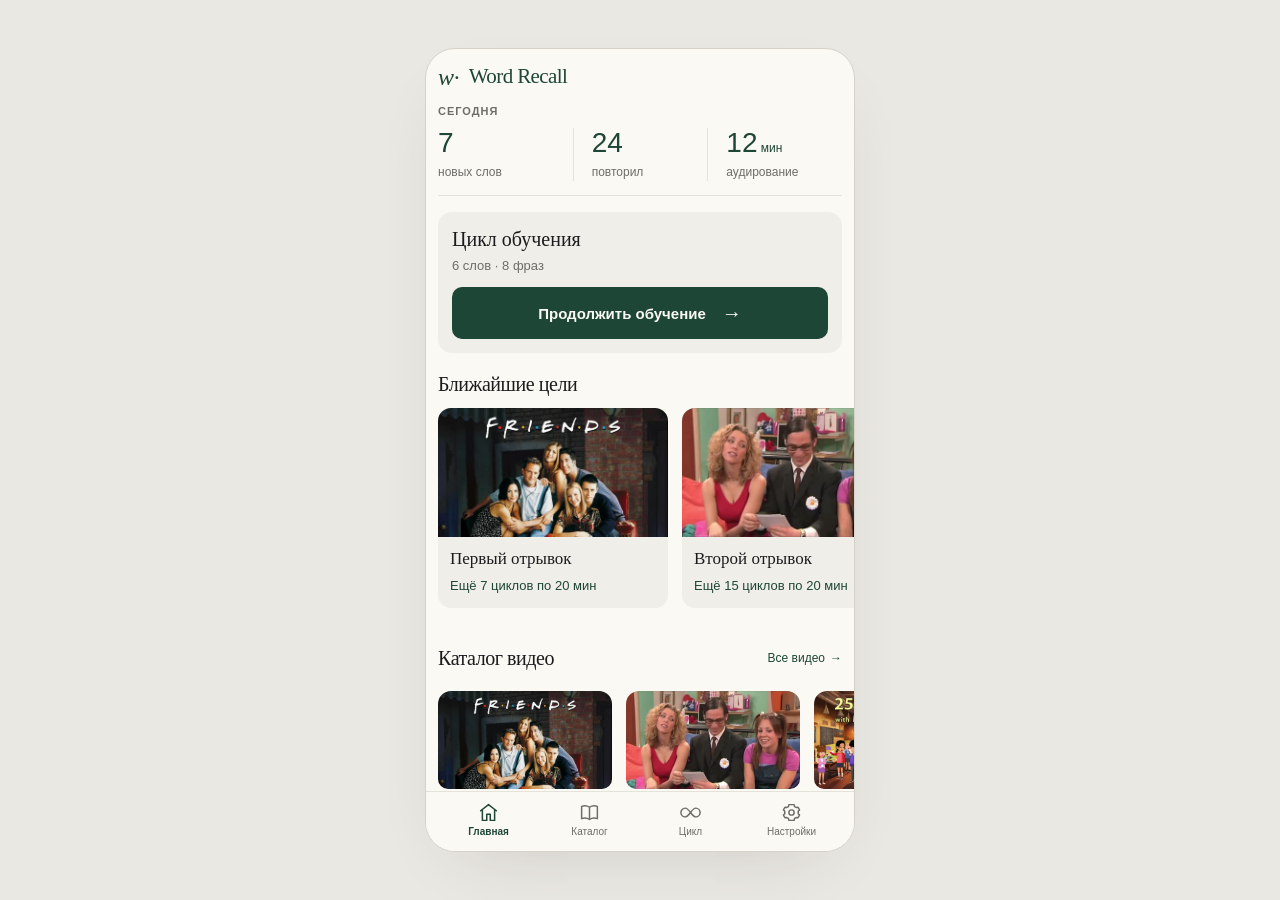
<file: index.html>
<!doctype html>
<html lang="ru">
<head>
  <meta charset="utf-8">
  <meta name="viewport" content="width=device-width,initial-scale=1">
  <meta name="theme-color" content="#fbf9f4">
  <title>Word Recall · Главная</title>
  <script src="app-data-mode.js?v=20261010-service-panel"></script>
  <script src="test-fixture.js?v=20261010-service-panel"></script>
  <script src="app-preferences.js?v=20261010-approved-learning"></script>
<script src="app-navigation.js?v=20261008-navigation"></script>
  <link rel="stylesheet" href="styles.css?v=20261008-mobile-night">
  <link rel="stylesheet" href="app-shell.css?v=20261010-approved-learning">
  <link rel="stylesheet" href="app-spacing.css">
  <link rel="stylesheet" href="app-preferences.css?v=20261010-service-panel">
  <link rel="stylesheet" href="home.css?v=20261008-swipe">
  <script src="cycle-corpus.js?v=20261007-cleanup" defer></script>
  <script src="cycle-store.js?v=20261010-approved-learning" defer></script>
  <script src="app-catalog-data.js?v=20261007-cleanup" defer></script>
  <script src="topic-layout-data.js?v=20261007-cleanup" defer></script>
  <script src="topic-catalog-data.js?v=20261009-authored-versions" defer></script>
  <script src="catalog-work.js?v=20261008-navigation" defer></script>
  <script src="home.js?v=20261010-service-panel" defer></script>
  <script src="app-nav.js?v=20261010-service-panel" defer></script>
<link rel="stylesheet" href="app-guidance.css?v=20261008-clean-ui">
<script src="app-guidance.js?v=20261010-approved-learning" defer></script>
</head>
<body data-nav="home">
<div class="workspace">
  <aside class="notes">
    <a class="project-name" href="index.html">WORD RECALL <span>ГЛАВНАЯ</span></a>
    <div class="edition">ГЛАВНАЯ · 08.10.2026</div>
    <h1>Ближе<br>к живой речи.</h1>
    <p class="intro">Сегодня → занятие → цели → материалы. Цели, каталог и материалы в работе листаются горизонтально.</p>
  </aside>
  <main class="phone" aria-label="Главная Word Recall">
    <div class="app-screen home-screen">
      <header class="home-header"><a href="index.html" class="home-brand"><span aria-hidden="true">w·</span>Word Recall</a></header>
      <section class="home-today" aria-labelledby="today-title">
        <h2 id="today-title" class="home-eyebrow">Сегодня</h2>
        <div id="today-values" class="home-stats">
          <div><strong id="today-new">7</strong><span>новых слов</span></div>
          <div><strong id="today-review">24</strong><span>повторил</span></div>
          <div><strong id="today-minutes">12<small> мин</small></strong><span>аудирование</span></div>
        </div>
      </section>
      <section class="home-learning" aria-labelledby="home-learning-title">
        <h2 id="home-learning-title">Цикл обучения</h2>
        <p id="home-cycle-state"></p>
        <a id="home-continue" class="home-primary" href="cycle.html"><span id="home-continue-label">Продолжить обучение</span><span aria-hidden="true">→</span></a>
      </section>
      <section id="home-goals" class="home-section" aria-labelledby="goals-title" hidden>
        <div class="home-section-heading"><h2 id="goals-title" >Ближайшие цели</h2></div>
        <div id="goals-track" class="home-carousel home-goals-track" role="region" aria-label="Цели обучения" tabindex="0"></div>
      </section>
      <section id="home-work" class="home-section home-materials" aria-labelledby="home-work-title" hidden>
        <div class="home-section-heading"><h2 id="home-work-title">В работе</h2><a href="catalog.html" class="home-text-link">Каталог <span aria-hidden="true">→</span></a></div>
        <div id="materials-track" class="home-carousel home-materials-track" role="region" aria-label="Материалы в работе" tabindex="0"></div>
      </section>
      <section id="home-videos" class="home-section home-materials" aria-labelledby="home-videos-title">
        <div class="home-section-heading"><h2 id="home-videos-title">Каталог видео</h2><a href="catalog.html" class="home-text-link">Все видео <span aria-hidden="true">→</span></a></div>
        <div id="videos-track" class="home-carousel home-materials-track" role="region" aria-label="Видео" tabindex="0"></div>
      </section>
      <section id="home-topics" class="home-section home-materials" aria-labelledby="home-topics-title">
        <div class="home-section-heading"><h2 id="home-topics-title">Топики</h2><a href="catalog.html?section=topics" class="home-text-link">Все топики <span aria-hidden="true">→</span></a></div>
        <div id="topics-track" class="home-carousel home-materials-track" role="region" aria-label="Разделы топиков" tabindex="0"></div>
      </section>
    </div>
  </main>
</div>
</body>
</html>
</file>
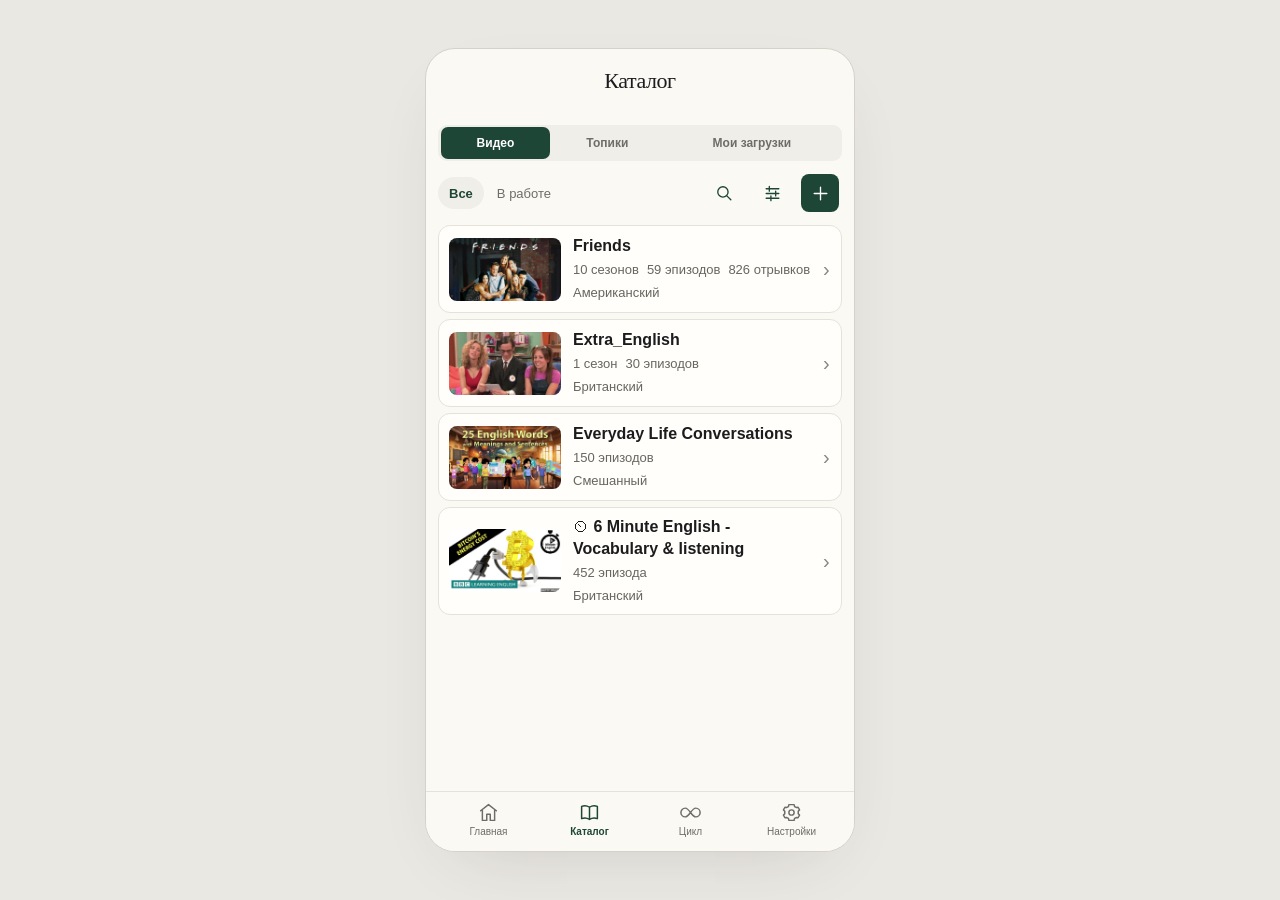
<file: catalog.html>
<!doctype html>
<html lang="ru">
<head>
<script src="app-data-mode.js?v=20261010-service-panel"></script>
<script src="test-fixture.js?v=20261010-service-panel"></script>
<script src="app-preferences.js?v=20261010-approved-learning"></script>
<script src="app-navigation.js?v=20261008-navigation"></script>
  <meta charset="utf-8">
  <meta name="viewport" content="width=device-width,initial-scale=1">
  <meta name="theme-color" content="#fbf9f4">
  <title>Word Recall · Каталог</title>
  <link rel="stylesheet" href="styles.css?v=20261008-mobile-night">
  <link rel="stylesheet" href="app-shell.css?v=20261010-approved-learning">
  <link rel="stylesheet" href="screen-header.css">
  <link rel="stylesheet" href="catalog.css?v=20261007-compact">
  <link rel="stylesheet" href="catalog-filter.css">
  <link rel="stylesheet" href="player.css?v=20261008-topics">
  <link rel="stylesheet" href="catalog-topics.css?v=20261009-save-error">
  <script src="app-catalog-data.js?v=20261007-cleanup" defer></script>
  <script src="screen-header.js?v=20261007-cleanup" defer></script>
  <script src="catalog-filter.js?v=20261007-cleanup" defer></script>
  <script src="topic-layout-data.js?v=20261007-cleanup" defer></script>
  <script src="topic-catalog-data.js?v=20261009-authored-versions" defer></script>
  <script src="topic-demo-data.js?v=20261008-three-modes" defer></script>
  <script src="topic-words.js?v=20261008-three-modes" defer></script>
  <script src="catalog-topics.js?v=20261009-version-visibility" defer></script>
  <script src="catalog-work.js?v=20261008-navigation" defer></script>
  <script src="playback-data.js?v=20261007-cleanup" defer></script>
  <script src="playback-settings.js?v=20261008-clean-ui" defer></script>
  <script src="player.js?v=20261008-paragraph-numbers" defer></script>
  <script src="catalog.js?v=20261008-navigation" defer></script>
  <script src="app-nav.js?v=20261010-service-panel" defer></script>
<link rel="stylesheet" href="app-spacing.css">
<link rel="stylesheet" href="app-preferences.css?v=20261010-service-panel">
<link rel="stylesheet" href="app-guidance.css?v=20261008-clean-ui">
<script src="app-guidance.js?v=20261010-approved-learning" defer></script>
</head>
<body data-nav="catalog" class="catalog-page">
  <div class="workspace">
    <main class="phone" aria-label="Каталог Word Recall">
      <div class="app-screen" id="catalog-screen"></div>
    </main>
  </div>
</body>
</html>
</file>
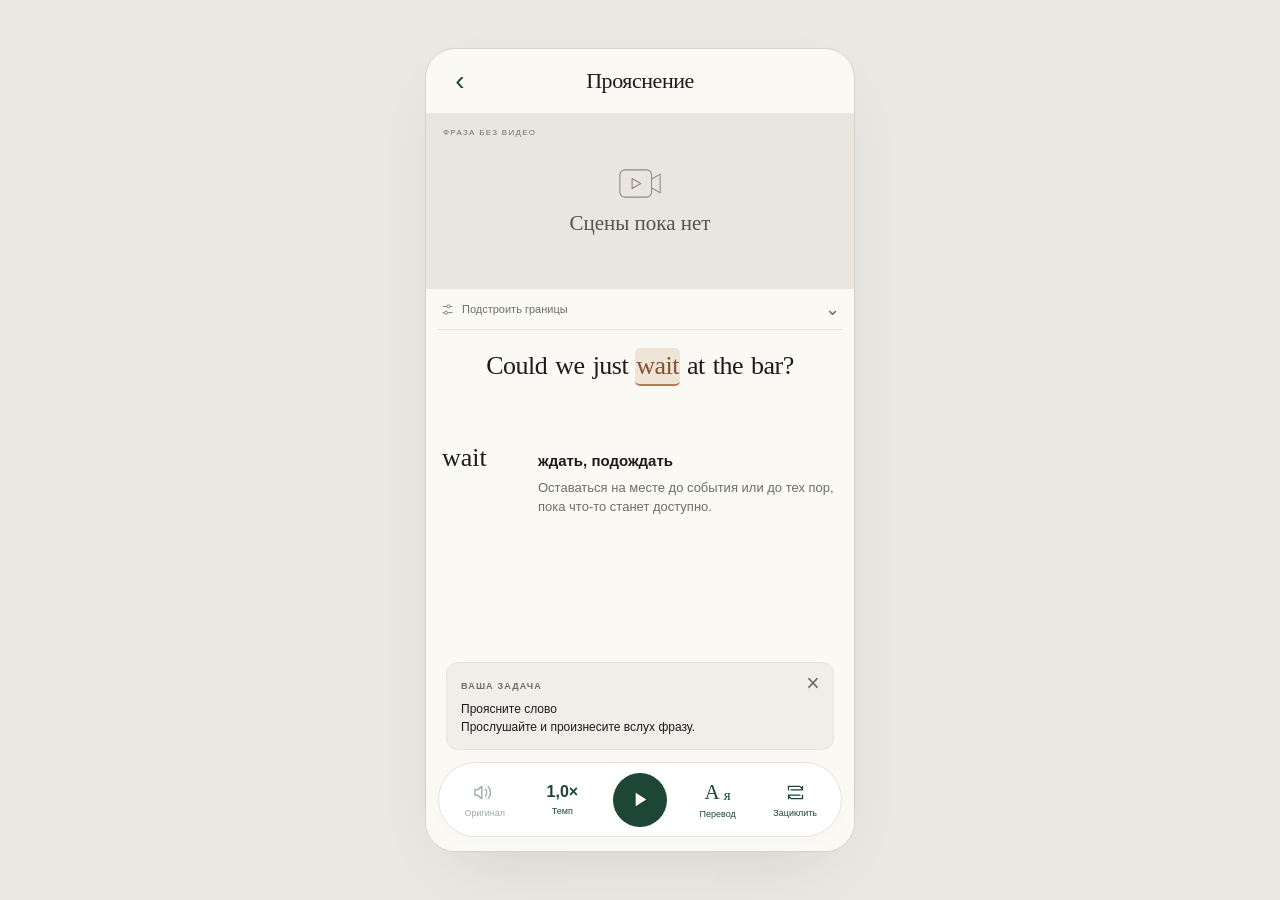
<file: circle-1.html>
<!doctype html>
<html lang="ru">
<head>
<script src="app-data-mode.js?v=20261010-service-panel"></script>
<script src="test-fixture.js?v=20261010-service-panel"></script>
<script src="app-preferences.js?v=20261010-approved-learning"></script>
  <meta charset="utf-8"><meta name="viewport" content="width=device-width, initial-scale=1">
  <meta name="theme-color" content="#fbf9f4"><title>Word Recall · Первый круг</title>
  <link rel="stylesheet" href="styles.css?v=20261008-mobile-night"><link rel="stylesheet" href="circle-1.css">
  <script src="circle-data.js?v=20261007-cleanup" defer></script><script src="cycle-corpus.js?v=20261007-cleanup" defer></script><script src="cycle-store.js?v=20261010-approved-learning" defer></script><script src="cycle-bridge.js?v=20261008-home" defer></script><script src="circle-1.js?v=20261010-approved-learning" defer></script>
  <link rel="stylesheet" href="circle-layout.css?v=layout-3"><script src="circle-layout.js?v=20261010-approved-learning" defer></script>
  <link rel="stylesheet" href="cycle.css?v=20261007-cycle">
<link rel="stylesheet" href="screen-header.css"><link rel="stylesheet" href="app-spacing.css">
<link rel="stylesheet" href="app-preferences.css?v=20261010-service-panel">
<link rel="stylesheet" href="app-guidance.css?v=20261008-clean-ui">
<script src="app-guidance.js?v=20261010-approved-learning" defer></script>
<link rel="stylesheet" href="learning-revision.css?v=20261010-approved-learning">
</head>
<body class="clarification-page">
  <div class="workspace">
    <aside class="notes">
      <a class="project-name" href="words.html">WORD RECALL <span>02</span></a>
      <nav class="prototype-nav" aria-label="Экраны прототипа"><a href="words.html">Слова</a><a href="cycle.html">Цикл</a><a href="circle-1.html" aria-current="page">Первый круг</a><a href="circle-2.html">Круг 2 →</a><a href="circle-3.html">Круг 3</a><a href="circle-4.html">Круг 4</a></nav>
      <div class="edition">ЭКСПЕРИМЕНТАЛЬНЫЙ ПРОТОТИП</div>
      <h1>Смысл.<br>Звук.<br>Ваша речь.</h1>
      <p class="intro">Проясните фразу, прослушайте её и произнесите вслух.</p>
      <div class="reference"><span class="tiny-label">ПЕРВЫЙ КРУГ</span><h2>Знакомство с фразой</h2><p>Тап по любому слову открывает его значение в этой фразе. Цветом отмечено новое.</p><p>Свайп вверх — следующая фраза, вниз — предыдущая. На компьютере доступны кнопки ниже.</p></div>
      <details class="demo-panel" open><summary>Проверка макета <span>＋</span></summary><p>Три тестовые фразы. Они не подбираются по списку слов.</p><div class="demo-buttons"><button id="demo-prev">← Предыдущая фраза</button><button id="demo-next">Следующая фраза →</button><button id="demo-first">Одно новое слово</button><button id="demo-many">Несколько новых слов</button><button id="demo-all">Все слова новые</button></div></details>
      <p class="prototype-note">Методика и порядок кругов могут меняться. Здесь демонстрационный звук и значения слов. Видео и оригинальной записи для этих фраз нет. Общие настройки и переходы между кругами обсудим отдельно.</p>
      
    </aside>

    <main class="phone circle-phone" aria-label="Прототип первого круга">
      <header class="circle-header screen-header">
        <a class="exit-circle header-back" href="cycle.html" aria-label="Вернуться на экран «Цикл обучения»">‹</a>
        <h2 class="header-title">Прояснение</h2>
        <span class="header-actions" aria-hidden="true"></span>
      </header>
      <div class="circle-body" id="circle-body">
        <section class="scene-section" aria-label="Сцена и озвучка">
          <div class="scene-placeholder">
            <span class="scene-caption">ФРАЗА БЕЗ ВИДЕО</span>
            <svg class="scene-icon" viewBox="0 0 64 48" aria-hidden="true"><rect x="4" y="5" width="44" height="38" rx="7"/><path d="m48 18 12-7v26l-12-7M21 17l12 7-12 7z"/></svg>
            <p>Сцены пока нет</p>
          </div>
          <details class="sync-panel" id="sync-panel">
            <summary><span><svg viewBox="0 0 24 24" aria-hidden="true"><path d="M4 7h7m5 0h4M4 17h3m5 0h8"/><circle cx="13.5" cy="7" r="2.5"/><circle cx="9.5" cy="17" r="2.5"/></svg>Подстроить границы</span><span class="sync-chevron" aria-hidden="true">⌄</span></summary>
            <div class="sync-content">
              <div class="waveform" id="waveform"><svg id="wave-bars" viewBox="0 0 320 48" preserveAspectRatio="none" aria-hidden="true"></svg><div class="clip-selection" id="clip-selection"></div><input class="boundary-range" id="start-range" type="range" step="0.1" min="0" aria-label="Начало фрагмента"><input class="boundary-range" id="end-range" type="range" step="0.1" min="0" aria-label="Конец фрагмента"></div>
              <div class="boundary-controls"><div><span>Начало <output id="start-value"></output></span><div><button data-edge="start" data-delta="-0.1" aria-label="Начало на 0,1 секунды раньше">−</button><button data-edge="start" data-delta="0.1" aria-label="Начало на 0,1 секунды позже">+</button></div></div><div><span>Конец <output id="end-value"></output></span><div><button data-edge="end" data-delta="-0.1" aria-label="Конец на 0,1 секунды раньше">−</button><button data-edge="end" data-delta="0.1" aria-label="Конец на 0,1 секунды позже">+</button></div></div></div>
              <div class="sync-actions"><button id="preview-clip">▶ Проверить фрагмент</button><button id="reset-clip">Сбросить</button></div>
            </div>
          </details>
        </section>
        <section class="phrase-section" aria-label="Фраза и её значение">
          <div class="phrase-text" id="phrase-text" lang="en"></div>
          <div class="translation-slot"><p class="phrase-translation is-hidden" id="phrase-translation" aria-hidden="true"></p></div>

        </section>
        <section class="inline-definitions" id="inline-definitions" aria-label="Значения изучаемых слов"></section>
      </div>
      <footer class="circle-footer">
        <span id="playback-status" class="sr-only" role="status"></span>
        <div class="hint-slot"><div class="hint-chip" id="clarification-hint">
          <span class="tiny-label">ВАША ЗАДАЧА</span><button id="hide-clarification-hint" aria-label="Скрыть подсказку на всех экранах прояснения">×</button>
          <p>Проясните слово<br>Прослушайте и произнесите вслух фразу.</p>
        </div></div>
        <div class="audio-pill five-controls">
          <button class="pill-tool" id="original-audio" disabled title="Для этой фразы нет оригинальной записи"><svg viewBox="0 0 24 24" aria-hidden="true"><path d="M9 5 4 9H1v6h3l5 4zM13 8a6 6 0 0 1 0 8m3-11a10 10 0 0 1 0 14"/></svg><span>Оригинал</span></button>
          <button class="pill-tool" id="change-tempo" aria-label="Изменить темп"><strong id="tempo-value">1,0×</strong><span>Темп</span></button>
          <button class="main-play" id="main-play" aria-label="Слушать диктора"><svg viewBox="0 0 24 24" aria-hidden="true"><path id="play-icon" d="m8 5 11 7-11 7z"/></svg></button>
          <button class="pill-tool" id="toggle-translation" aria-pressed="false"><span class="translate-icon" aria-hidden="true">A<span>я</span></span><span>Перевод</span></button>
          <button class="pill-tool" id="loop-phrase" aria-pressed="false"><svg viewBox="0 0 24 24" aria-hidden="true"><path d="M4 9V5h13l3 3m0-3v4H7M20 15v4H7l-3-3m0 3v-4h13"/></svg><span>Зациклить</span></button>
        </div>
      </footer>
      <div class="circle-toast" id="circle-toast" role="status" hidden></div>
    </main>
  </div>
  <dialog class="dictionary-sheet" id="dictionary" aria-labelledby="dictionary-word">
    <div class="dictionary-content"><span class="grab" aria-hidden="true"></span><div class="dictionary-heading"><div><span class="tiny-label">ЗНАЧЕНИЕ В ЭТОЙ ФРАЗЕ</span><h2 id="dictionary-word" lang="en"></h2></div><button class="close" id="close-dictionary" aria-label="Закрыть словарь">×</button></div><p class="word-form" id="word-form" hidden></p><div class="definition-block"><h3 id="definition-title"></h3><p id="definition-description"></p></div><blockquote id="definition-example" lang="en"></blockquote><p class="definition-translation" id="definition-translation"></p></div>
  </dialog>
  <audio id="narration" preload="metadata"></audio>
</body>
</html>
</file>
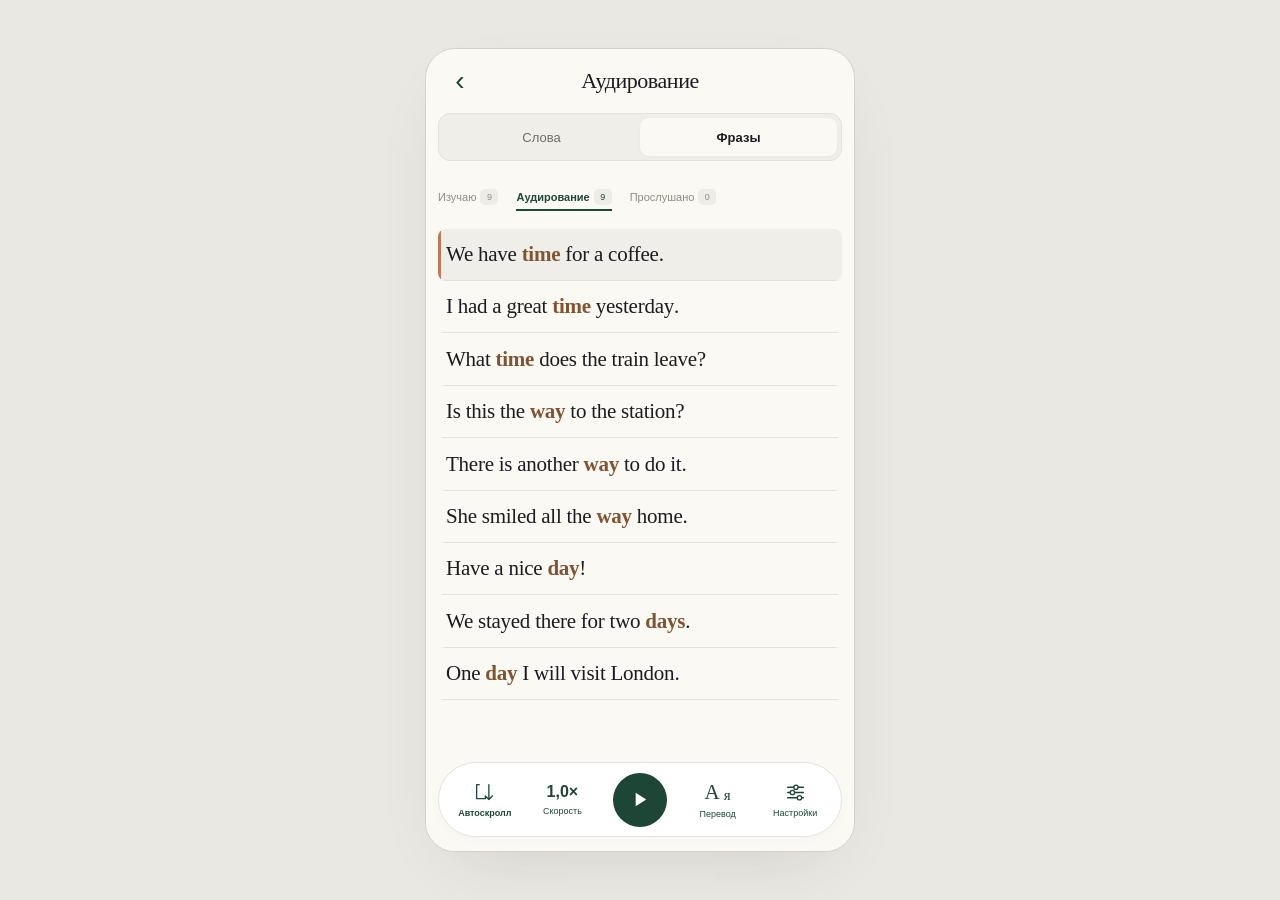
<file: circle-2.html>
<!doctype html>
<html lang="ru">
<head>
<script src="app-data-mode.js?v=20261010-service-panel"></script>
<script src="test-fixture.js?v=20261010-service-panel"></script>
<script src="app-preferences.js?v=20261010-approved-learning"></script>
  <meta charset="utf-8"><meta name="viewport" content="width=device-width, initial-scale=1"><meta name="theme-color" content="#fbf9f4">
  <title>Word Recall · Аудирование</title><link rel="stylesheet" href="styles.css?v=20261008-mobile-night"><link rel="stylesheet" href="circle-1.css"><link rel="stylesheet" href="circle-2.css?v=clean-cards-1">
  <script src="circle-2-data.js?v=20261007-cleanup" defer></script><script src="cycle-corpus.js?v=20261007-cleanup" defer></script><script src="cycle-store.js?v=20261010-approved-learning" defer></script><script src="cycle-bridge.js?v=20261008-home" defer></script><script src="learning-ui.js?v=20261010-approved-learning" defer></script><script src="app.js?v=20261010-approved-learning" defer></script><script src="circle-2.js?v=20261010-approved-learning" defer></script><script src="learning-settings.js?v=20261008-clean-ui" defer></script>
  <link rel="stylesheet" href="cycle.css?v=20261007-cycle"><link rel="stylesheet" href="learning-controls.css?v=20261007-counts2">
<link rel="stylesheet" href="screen-header.css"><link rel="stylesheet" href="app-spacing.css">
<link rel="stylesheet" href="app-preferences.css?v=20261010-service-panel">
<link rel="stylesheet" href="app-guidance.css?v=20261008-clean-ui">
<script src="app-guidance.js?v=20261010-approved-learning" defer></script>
<link rel="stylesheet" href="learning-revision.css?v=20261010-approved-learning">
</head>
<body>
<div class="workspace">
  <aside class="notes">
    <a class="project-name" href="words.html">WORD RECALL <span>03</span></a>
    <nav class="prototype-nav" aria-label="Экраны прототипа"><a href="words.html">Слова</a><a href="cycle.html">Цикл</a><a href="circle-1.html">Круг 1</a><a href="circle-2.html" aria-current="page">Круг 2</a><a href="circle-3.html">Круг 3</a><a href="circle-4.html">Круг 4</a></nav>
    <div class="edition">ЭКСПЕРИМЕНТАЛЬНЫЙ ПРОТОТИП</div><h1>Слушать.<br>Узнавать.<br>Понимать.</h1><p class="intro">Небольшой набор фраз для знакомства со звучанием.</p>
    <div class="reference"><span class="tiny-label">ВТОРОЙ КРУГ</span><h2>Аудирование</h2><p>В режиме «Слова» переносите слова из «Новые» в «Изучаю». В режиме «Фразы» виден весь материал цикла; фразы можно включать в аудирование и вручную отмечать прослушанными.</p></div>
    <details class="demo-panel"><summary>Варианты для проверки <span>＋</span></summary><p>Тестовые наборы для проверки макета. Настройки прослушивания открываются по кнопке наушников.</p>
      <div class="demo-buttons"><button id="demo-sample">Показать тестовый набор</button><button id="demo-real">Вернуться к моим новым словам</button><button id="demo-reset">Начальное состояние круга 2</button></div>
    </details>
    <p class="prototype-note">Числа и последовательности — примеры. Материал готов для трёх слов: time, way, day. Дикторский звук синтезирован локально; переводы подготовлены вручную как примеры будущего результата ИИ. Подбор под уровень, сервер и ИИ не подключены.</p>
    
  </aside>
  <main class="phone listening-phone" aria-label="Прототип второго круга">
    <header class="circle-header screen-header">
        <a class="exit-circle header-back" href="cycle.html" aria-label="Вернуться на экран «Цикл обучения»">‹</a>
        <h2 class="header-title">Аудирование</h2>
        <span class="header-actions" aria-hidden="true"></span>
      </header>
    <div class="listening-top">
      <div class="material-switch" role="tablist" aria-label="Материал"><button id="mode-words" role="tab" aria-selected="false" data-mode="words">Слова</button><button id="mode-phrases" role="tab" aria-selected="true" data-mode="phrases">Фразы</button></div>
      <div class="listen-tabs" role="tablist" aria-label="Список материала"><button role="tab" id="bucket-study" data-bucket="study" aria-selected="false" hidden>Новые <span id="count-study"></span></button><button role="tab" id="bucket-cycle" data-bucket="cycle" aria-selected="false">Изучаю <span id="count-cycle"></span></button><button role="tab" id="bucket-listen" data-bucket="listen" aria-selected="true">Аудирование <span id="count-listen"></span></button><button role="tab" id="bucket-heard" data-bucket="heard" aria-selected="false">Прослушано <span id="count-heard"></span></button></div>
    </div>
    <div class="listening-list" id="listening-list" role="tabpanel" aria-labelledby="bucket-listen"></div>
    <footer class="listening-footer" id="listening-footer">
      <div class="sr-only" id="listening-playback" hidden><span id="listening-status" role="status"></span><span id="listening-position"></span></div>
      <div class="audio-pill five-controls">
        <button class="pill-tool" id="listen-autoscroll" aria-pressed="true"><svg viewBox="0 0 24 24" aria-hidden="true"><path d="M6 3H3v16h10v-3M17 3v17m-4-4 4 4 4-4"/></svg><span>Автоскролл</span></button>
        <button class="pill-tool" id="listen-tempo" aria-label="Изменить скорость" aria-haspopup="dialog"><strong id="listen-tempo-value">1,0×</strong><span>Скорость</span></button>
        <button class="main-play" id="listen-play" aria-label="Слушать набор"><svg viewBox="0 0 24 24" aria-hidden="true"><path id="listen-play-icon" d="m8 5 11 7-11 7z"/></svg></button>
        <button class="pill-tool" id="listen-translation" aria-pressed="false"><span class="translate-icon" aria-hidden="true">A<span>я</span></span><span>Перевод</span></button>
        <button class="pill-tool" id="listen-settings" aria-label="Настройки прослушивания" aria-haspopup="dialog"><svg viewBox="0 0 24 24" aria-hidden="true"><path d="M3 6h7m5 0h6M3 12h3m5 0h10M3 18h11m5 0h2"/><circle cx="12.5" cy="6" r="2.5"/><circle cx="8.5" cy="12" r="2.5"/><circle cx="16.5" cy="18" r="2.5"/></svg><span>Настройки</span></button>
      </div>
    </footer>
    <div class="toast listen-toast" id="listen-toast" role="status" hidden><span id="listen-toast-text"></span><button id="listen-undo" hidden>Отменить</button><button id="listen-dismiss" aria-label="Закрыть уведомление">×</button></div>
  </main>
</div>

<dialog class="dictionary-sheet" id="listen-dictionary" aria-labelledby="listen-dictionary-word">
  <div class="dictionary-content"><span class="grab" aria-hidden="true"></span><div class="dictionary-heading"><div><span class="tiny-label" id="listen-dictionary-context">ЗНАЧЕНИЕ В ЭТОЙ ФРАЗЕ</span><h2 id="listen-dictionary-word" lang="en"></h2></div><button class="close" id="close-listen-dictionary" aria-label="Закрыть словарь">×</button></div><div class="definition-block"><h3 id="listen-definition-title"></h3><p id="listen-definition-description"></p></div><blockquote id="listen-definition-example" lang="en"></blockquote><p class="definition-translation" id="listen-definition-translation"></p></div>
</dialog>
<dialog id="listen-rates" class="listening-rates" aria-labelledby="listen-rates-title"><header><h2 id="listen-rates-title">Скорость</h2><button id="close-listen-rates" aria-label="Закрыть выбор скорости">×</button></header><div id="listen-rate-options"></div></dialog>
<audio id="listening-audio" preload="metadata"></audio>
</body>
</html>
</file>
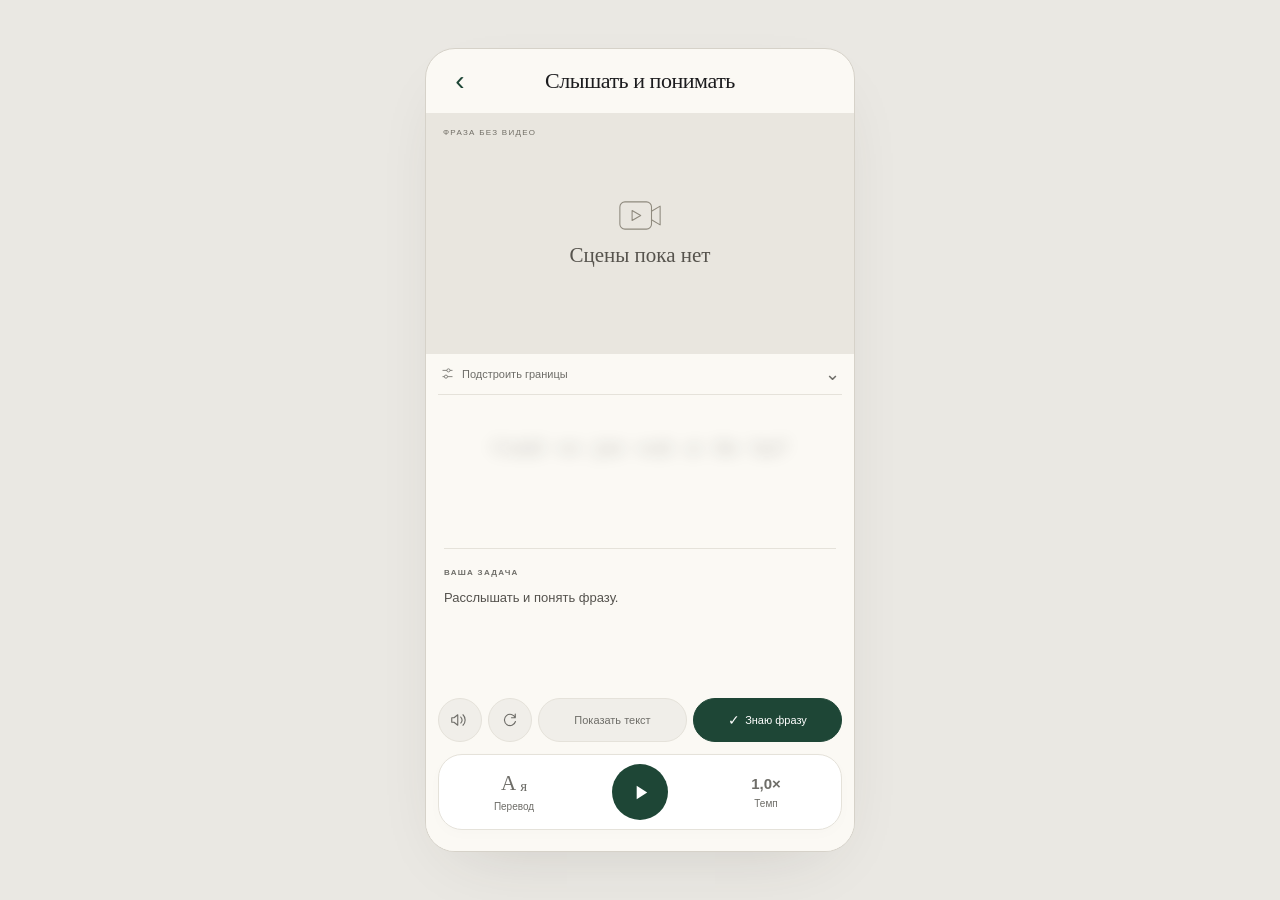
<file: circle-3.html>
<!doctype html>
<html lang="ru">
<head>
<script src="app-data-mode.js?v=20261010-service-panel"></script>
<script src="test-fixture.js?v=20261010-service-panel"></script>
<script src="app-preferences.js?v=20261010-approved-learning"></script>
  <meta charset="utf-8"><meta name="viewport" content="width=device-width, initial-scale=1">
  <meta name="theme-color" content="#fbf9f4"><title>Word Recall · Слышать и понимать</title>
  <link rel="stylesheet" href="styles.css?v=20261008-mobile-night"><link rel="stylesheet" href="circle-1.css"><link rel="stylesheet" href="circle-3.css?v=layout-6">
  <script src="circle-data.js?v=20261007-cleanup" defer></script><script src="cycle-corpus.js?v=20261007-cleanup" defer></script><script src="cycle-store.js?v=20261010-approved-learning" defer></script><script src="cycle-bridge.js?v=20261008-home" defer></script><script src="circle-3-data.js?v=20261007-cleanup" defer></script><script src="circle-3.js?v=20261008-clean-ui" defer></script>
  <link rel="stylesheet" href="circle-layout.css?v=layout-3"><script src="circle-layout.js?v=20261010-approved-learning" defer></script><link rel="stylesheet" href="circle-3-layout.css?v=layout-6">
  <link rel="stylesheet" href="cycle.css?v=20261007-cycle">
<link rel="stylesheet" href="screen-header.css"><link rel="stylesheet" href="app-spacing.css">
<link rel="stylesheet" href="app-preferences.css?v=20261010-service-panel">
<link rel="stylesheet" href="app-guidance.css?v=20261008-clean-ui">
<script src="app-guidance.js?v=20261010-approved-learning" defer></script>
</head>
<body>
  <div class="workspace">
    <aside class="notes">
      <a class="project-name" href="words.html">WORD RECALL <span>04</span></a>
      <nav class="prototype-nav" aria-label="Экраны прототипа"><a href="words.html">Слова</a><a href="cycle.html">Цикл</a><a href="circle-1.html">Круг 1</a><a href="circle-2.html">Круг 2</a><a href="circle-3.html" aria-current="page">Круг 3</a><a href="circle-4.html">Круг 4</a></nav>
      <div class="edition">ЭКСПЕРИМЕНТАЛЬНЫЙ ПРОТОТИП</div>
      <h1>Расслышать.<br>Понять.<br>Повторить.</h1>
      <p class="intro">Сначала проверьте понимание фразы без текста.</p>
      <div class="reference"><span class="tiny-label">ТРЕТИЙ КРУГ</span><h2>Слышать и понимать</h2><p>После первого прослушивания можно отметить «Знаю фразу». Повтор, текст или перевод отключают эту кнопку и меняют задание на артикуляцию.</p><p>Свайп вверх — следующая фраза, вниз — предыдущая. Пауза и продолжение той же записи не считаются повтором.</p></div>
      <details class="demo-panel"><summary>Проверка макета <span>＋</span></summary><p>Три тестовые фразы из первого макета. Реальных сцен пока нет; здесь работает дикторская озвучка.</p><div class="demo-buttons"><button id="demo-prev">← Предыдущая фраза</button><button id="demo-next">Следующая фраза →</button><button id="demo-reset-attempt">Начать проверку этой фразы заново</button></div></details>
      <p class="prototype-note">Числа, порядок кругов и методика могут меняться. Отметки сохраняются только в этом макете; слова в «Знаю» не переносятся. При каждом входе на фразу начинается новая проверка. Это временное правило макета; прежние ручные отметки сохраняются отдельно. Сброс попытки — служебный инструмент для проверки, а не согласованное правило обучения.</p>
      
    </aside>

    <main class="phone circle-phone review-phone" aria-label="Прототип третьего круга">
      <header class="circle-header screen-header">
        <a class="exit-circle header-back" href="cycle.html" aria-label="Вернуться на экран «Цикл обучения»">‹</a>
        <h2 class="header-title">Слышать и понимать</h2>
        <span class="header-actions" aria-hidden="true"></span>
      </header>
      <div class="circle-body" id="circle-body">
        <section class="scene-section" aria-label="Сцена и озвучка">
          <div class="scene-player" id="scene-player" hidden><video id="scene-video" playsinline preload="metadata"></video><button id="scene-play" aria-label="Слушать оригинал"><svg viewBox="0 0 24 24" aria-hidden="true"><path d="m8 5 11 7-11 7z"/></svg></button></div>
          <div class="scene-placeholder" id="scene-placeholder">
            <span class="scene-caption">ФРАЗА БЕЗ ВИДЕО</span>
            <svg class="scene-icon" viewBox="0 0 64 48" aria-hidden="true"><rect x="4" y="5" width="44" height="38" rx="7"/><path d="m48 18 12-7v26l-12-7M21 17l12 7-12 7z"/></svg>
            <p>Сцены пока нет</p>
          </div>
          <details class="sync-panel" id="sync-panel">
            <summary><span><svg viewBox="0 0 24 24" aria-hidden="true"><path d="M4 7h7m5 0h4M4 17h3m5 0h8"/><circle cx="13.5" cy="7" r="2.5"/><circle cx="9.5" cy="17" r="2.5"/></svg>Подстроить границы</span><span class="sync-chevron" aria-hidden="true">⌄</span></summary>
            <div class="sync-content">
              <div class="waveform" id="waveform"><svg id="wave-bars" viewBox="0 0 320 48" preserveAspectRatio="none" aria-hidden="true"></svg><div class="clip-selection" id="clip-selection"></div><input class="boundary-range" id="start-range" type="range" step="0.1" min="0" aria-label="Начало фрагмента"><input class="boundary-range" id="end-range" type="range" step="0.1" min="0" aria-label="Конец фрагмента"></div>
              <div class="boundary-controls"><div><span>Начало <output id="start-value"></output></span><div><button data-edge="start" data-delta="-0.1" aria-label="Начало на 0,1 секунды раньше">−</button><button data-edge="start" data-delta="0.1" aria-label="Начало на 0,1 секунды позже">+</button></div></div><div><span>Конец <output id="end-value"></output></span><div><button data-edge="end" data-delta="-0.1" aria-label="Конец на 0,1 секунды раньше">−</button><button data-edge="end" data-delta="0.1" aria-label="Конец на 0,1 секунды позже">+</button></div></div></div>
              <div class="sync-actions"><button id="preview-clip">▶ Проверить фрагмент</button><button id="reset-clip">Сбросить</button></div>
            </div>
          </details>
        </section>
        <section class="phrase-section review-phrase-section" aria-label="Текст фразы">
          <div class="phrase-frame"><div class="phrase-ghost phrase-text" id="phrase-ghost" aria-hidden="true" inert></div><div class="phrase-text" id="phrase-text" lang="en" hidden></div></div>
          <p class="phrase-translation" id="phrase-translation" aria-hidden="true"></p>

        </section>
        <section class="task review-task"><span class="tiny-label">ВАША ЗАДАЧА</span><p id="review-task" aria-live="polite">Расслышать и понять фразу.</p>

        </section>
      </div>
      <footer class="circle-footer review-footer">
        <div class="review-actions" role="group" aria-label="Действия с фразой"><button class="review-icon" id="narrator-audio" aria-label="Слушать диктора" title="Слушать диктора"><svg viewBox="0 0 24 24" aria-hidden="true"><path d="M9 5 4 9H1v6h3l5 4zM13 8a6 6 0 0 1 0 8m3-11a10 10 0 0 1 0 14"/></svg></button><button class="review-icon" id="loop-phrase" aria-pressed="false" aria-label="Зациклить фразу" title="Зациклить фразу"><svg viewBox="0 0 24 24" aria-hidden="true"><path d="M19 9a7.5 7.5 0 1 0 .3 5M19 4v5h-5"/></svg></button><button class="reveal-text" id="reveal-text" aria-expanded="false" aria-controls="phrase-text"><svg viewBox="0 0 24 24" aria-hidden="true"><path d="M3 12s3-6 9-6 9 6 9 6-3 6-9 6-9-6-9-6z"/><circle cx="12" cy="12" r="2.5"/></svg><span id="reveal-label">Показать текст</span></button><button class="know-phrase" id="know-phrase" disabled><span id="know-icon" aria-hidden="true">✓</span><span id="know-label">Знаю фразу</span></button></div>
        <div class="audio-pill"><button class="pill-tool" id="toggle-translation" aria-pressed="false"><span class="translate-icon" aria-hidden="true">A<span>я</span></span><span>Перевод</span></button><button class="main-play" id="main-play" aria-label="Слушать диктора"><svg viewBox="0 0 24 24" aria-hidden="true"><path id="play-icon" d="m8 5 11 7-11 7z"/></svg></button><button class="pill-tool" id="change-tempo" aria-label="Изменить темп"><strong id="tempo-value">1,0×</strong><span>Темп</span></button></div>
      </footer>
      <div class="circle-toast" id="circle-toast" role="status" hidden></div>
    </main>
  </div>
  <dialog class="dictionary-sheet" id="dictionary" aria-labelledby="dictionary-word">
    <div class="dictionary-content"><span class="grab" aria-hidden="true"></span><div class="dictionary-heading"><div><span class="tiny-label">ЗНАЧЕНИЕ В ЭТОЙ ФРАЗЕ</span><h2 id="dictionary-word" lang="en"></h2></div><button class="close" id="close-dictionary" aria-label="Закрыть словарь">×</button></div><p class="word-form" id="word-form" hidden></p><div class="definition-block"><h3 id="definition-title"></h3><p id="definition-description"></p></div><blockquote id="definition-example" lang="en"></blockquote><p class="definition-translation" id="definition-translation"></p></div>
  </dialog>
  <audio id="narration" preload="metadata"></audio>
</body>
</html>
</file>
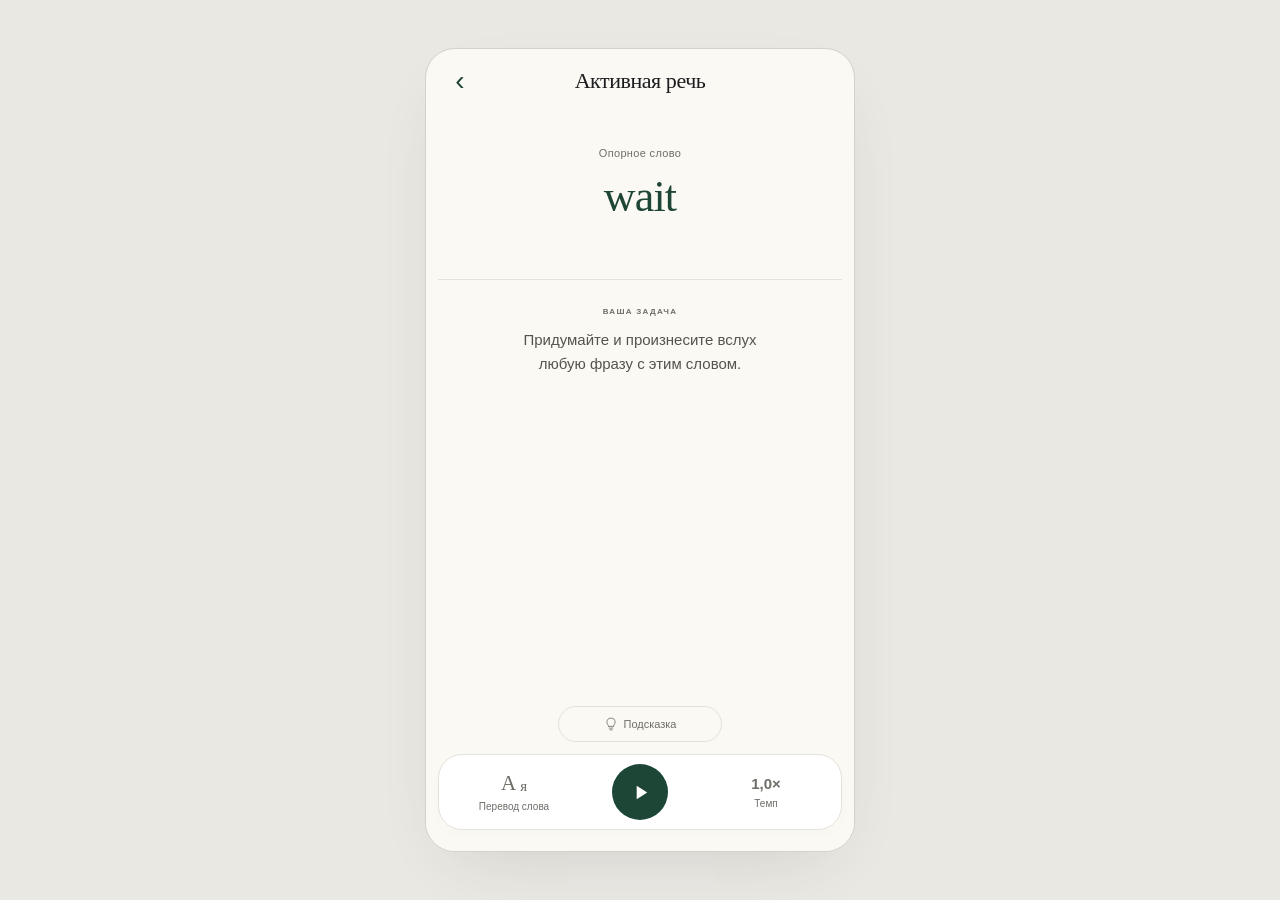
<file: circle-4.html>
<!doctype html>
<html lang="ru">
<head>
<script src="app-data-mode.js?v=20261010-service-panel"></script>
<script src="test-fixture.js?v=20261010-service-panel"></script>
<script src="app-preferences.js?v=20261010-approved-learning"></script>
  <meta charset="utf-8"><meta name="viewport" content="width=device-width, initial-scale=1">
  <meta name="theme-color" content="#fbf9f4"><title>Word Recall · Активная речь</title>
  <link rel="stylesheet" href="styles.css?v=20261008-mobile-night"><link rel="stylesheet" href="circle-1.css"><link rel="stylesheet" href="circle-layout.css?v=layout-3"><link rel="stylesheet" href="circle-4.css?v=4">
  <script src="circle-data.js?v=20261007-cleanup" defer></script><script src="cycle-corpus.js?v=20261007-cleanup" defer></script><script src="cycle-store.js?v=20261010-approved-learning" defer></script><script src="cycle-bridge.js?v=20261008-home" defer></script><script src="circle-4-data.js?v=20261007-cleanup" defer></script><script src="circle-4.js?v=20261007-cleanup" defer></script>
  <link rel="stylesheet" href="cycle.css?v=20261007-cycle">
<link rel="stylesheet" href="screen-header.css"><link rel="stylesheet" href="app-spacing.css">
<link rel="stylesheet" href="app-preferences.css?v=20261010-service-panel">
<link rel="stylesheet" href="app-guidance.css?v=20261008-clean-ui">
<script src="app-guidance.js?v=20261010-approved-learning" defer></script>
</head>
<body>
  <div class="workspace">
    <aside class="notes">
      <a class="project-name" href="words.html">WORD RECALL <span>05</span></a>
      <nav class="prototype-nav" aria-label="Экраны прототипа"><a href="words.html">Слова</a><a href="cycle.html">Цикл</a><a href="circle-1.html">Круг 1</a><a href="circle-2.html">Круг 2</a><a href="circle-3.html">Круг 3</a><a href="circle-4.html" aria-current="page">Круг 4</a></nav>
      <div class="edition">ЭКСПЕРИМЕНТАЛЬНЫЙ ПРОТОТИП</div>
      <h1>Слово.<br>Ваша фраза.</h1>
      <p class="intro">Придумайте собственную фразу и произнесите её вслух.</p>
      <div class="reference"><span class="tiny-label">АКТИВНАЯ РЕЧЬ</span><h2>Одно слово — любая фраза</h2><p>Свайп вверх — следующее слово, вниз — предыдущее. Свайп переключает материал; выполнение и правильность ответа пока не оцениваются.</p></div>
      <details class="demo-panel"><summary>Проверка макета <span>＋</span></summary><p>Три слова из материала первых макетов: wait, train, table. Общий алгоритм цикла пока не подключён.</p><div class="demo-buttons"><button id="demo-prev">← Предыдущее слово</button><button id="demo-next">Следующее слово →</button></div></details>
      <p class="prototype-note">Рабочая идея, не окончательное ТЗ. Тематические задания по уровням, дефиниции, STT и проверку через ИИ можно обсудить после тестов. Число слов и порядок кругов могут меняться.</p>
      
    </aside>
    <main class="phone circle-phone speech-phone" aria-label="Прототип активной речи">
      <header class="circle-header screen-header">
        <a class="exit-circle header-back" href="cycle.html" aria-label="Вернуться на экран «Цикл обучения»">‹</a>
        <h2 class="header-title">Активная речь</h2>
        <span class="header-actions" aria-hidden="true"></span>
      </header>
      <div class="speech-body" id="speech-body">
        <section class="speech-word-block" aria-label="Опорное слово">
          <span class="speech-word-label">Опорное слово</span>
          <h3 class="speech-word" id="speech-word" lang="en" aria-live="polite"></h3>
          <p class="speech-word-translation" id="word-translation" aria-hidden="true"></p>
        </section>
        <section class="speech-task" aria-label="Задание">
          <span class="tiny-label">ВАША ЗАДАЧА</span>
          <p>Придумайте и произнесите вслух любую фразу с этим словом.</p>
        </section>
        <section class="speech-hint" id="speech-hint" aria-label="Фраза-подсказка" aria-hidden="true" inert>
          <p class="hint-phrase" id="hint-phrase" lang="en"></p>
          <p class="hint-translation" id="hint-translation" aria-hidden="true"></p>
          <div class="hint-controls"><button id="hint-play" aria-label="Слушать фразу-подсказку"><svg viewBox="0 0 24 24" aria-hidden="true"><path id="hint-play-icon" d="m8 5 11 7-11 7z"/></svg><span id="hint-play-label">Слушать фразу</span></button><button id="toggle-hint-translation" aria-pressed="false">Перевод фразы</button></div>
        </section>
      </div>
      <footer class="circle-footer speech-footer">
        <div class="speech-help-row"><button id="toggle-hint" aria-expanded="false" aria-controls="speech-hint"><svg viewBox="0 0 24 24" aria-hidden="true"><path d="M8 16c0-2-3-3-3-7a7 7 0 0 1 14 0c0 4-3 5-3 7M8 16h8m-7 3h6m-5 3h4"/></svg><span id="hint-toggle-label">Подсказка</span></button></div>
        <div class="audio-pill"><button class="pill-tool" id="toggle-word-translation" aria-label="Перевод слова" aria-pressed="false"><span class="translate-icon" aria-hidden="true">A<span>я</span></span><span>Перевод слова</span></button><button class="main-play" id="word-play" aria-label="Слушать слово"><svg viewBox="0 0 24 24" aria-hidden="true"><path id="word-play-icon" d="m8 5 11 7-11 7z"/></svg></button><button class="pill-tool" id="word-tempo" aria-label="Изменить темп слова"><strong id="word-tempo-value">1,0×</strong><span>Темп</span></button></div>
      </footer>
      <div class="circle-toast" id="speech-toast" role="status" hidden></div>
    </main>
  </div>
  <audio id="word-audio" preload="metadata"></audio><audio id="hint-audio" preload="metadata"></audio>
</body>
</html>
</file>
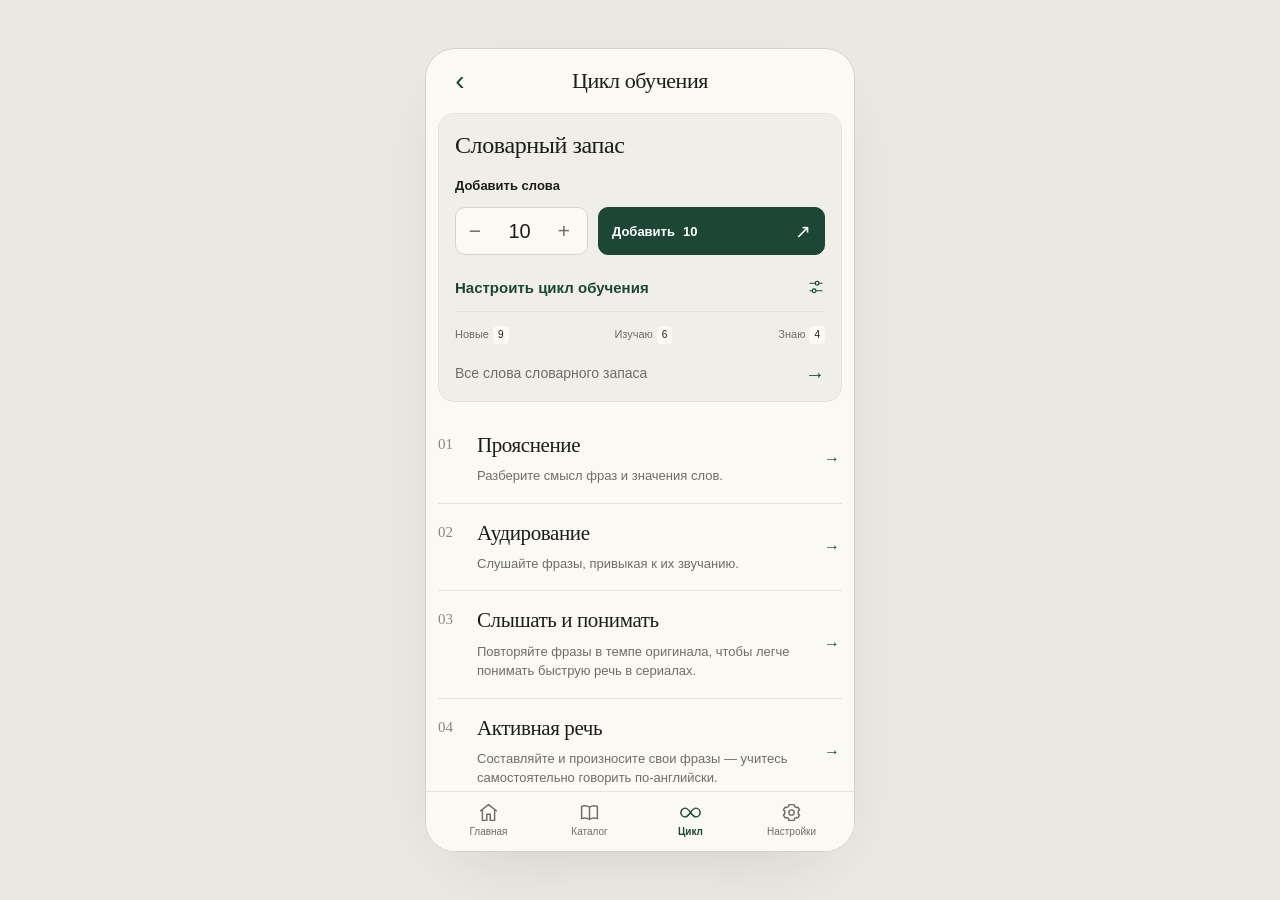
<file: cycle.html>
<!doctype html>
<html lang="ru">
<head>
<script src="app-data-mode.js?v=20261010-service-panel"></script>
<script src="test-fixture.js?v=20261010-service-panel"></script>
<script src="app-preferences.js?v=20261010-approved-learning"></script>
  <meta charset="utf-8"><meta name="viewport" content="width=device-width,initial-scale=1">
  <meta name="theme-color" content="#fbf9f4"><title>Word Recall · Цикл обучения</title>
  <link rel="stylesheet" href="styles.css?v=20261008-mobile-night"><link rel="stylesheet" href="cycle.css?v=20261007-cycle"><link rel="stylesheet" href="app-shell.css?v=20261010-approved-learning"><link rel="stylesheet" href="learning-controls.css?v=20261007-counts2">
  <script src="cycle-corpus.js?v=20261007-cleanup" defer></script><script src="cycle-store.js?v=20261010-approved-learning" defer></script><script src="learning-ui.js?v=20261010-approved-learning" defer></script><script src="app.js?v=20261010-approved-learning" defer></script><script src="cycle.js?v=20261008-scenarios" defer></script><script src="learning-settings.js?v=20261008-clean-ui" defer></script><script src="app-nav.js?v=20261010-service-panel" defer></script>
<link rel="stylesheet" href="screen-header.css"><link rel="stylesheet" href="app-spacing.css">
<link rel="stylesheet" href="app-preferences.css?v=20261010-service-panel">
<link rel="stylesheet" href="app-guidance.css?v=20261008-clean-ui">
<script src="app-guidance.js?v=20261010-approved-learning" defer></script>
</head>
<body data-nav="cycle">
  <div class="workspace">
    <aside class="notes">
      <a class="project-name" href="words.html">WORD RECALL <span>ЦИКЛ</span></a>
      <nav class="prototype-screen-links" aria-label="Экраны прототипа"><a href="index.html">Главная</a><a href="words.html">Слова</a><a href="cycle.html" aria-current="page">Цикл обучения</a></nav>
      <div class="edition">ЭКСПЕРИМЕНТАЛЬНЫЙ ПРОТОТИП · 06.10.2026</div>
      <h1>От смысла —<br>к своей речи.</h1>
      <p class="intro">Один набор слов. Четыре способа сделать его своим.</p>
      <div class="reference"><span class="tiny-label">ПРОВЕРЯЕМ МЕТОДИКУ</span><h2>Ваш маршрут, ваш темп</h2><p>Все включённые круги доступны для свободного входа. Выход не означает освоение.</p></div>
      <p class="prototype-note">Фразы подготовлены для 6 слов; общий тестовый корпус — 12 фраз. Состав «Изучаю» выбирается вручную из «Новые». Роли изучения и повторения пока тестовые; подбор по результатам предстоит реализовать. Настройка количества фраз задаёт максимум в доступном материале.</p>
      
    </aside>
    <main class="phone cycle-phone" aria-label="Цикл обучения">
      <div class="cycle-scroll">
        <header class="screen-header">
          <a class="header-back" href="index.html" aria-label="На главную">‹</a>
          <h2 class="header-title">Цикл обучения</h2>
          <div class="header-actions"></div>
        </header>
        <div data-word-add-panel></div>

        <div class="cycle-rounds" id="cycle-rounds"></div>

      </div>
      <div class="toast" id="cycle-toast" role="status" hidden></div>
    </main>
  </div>

</body>
</html>
</file>
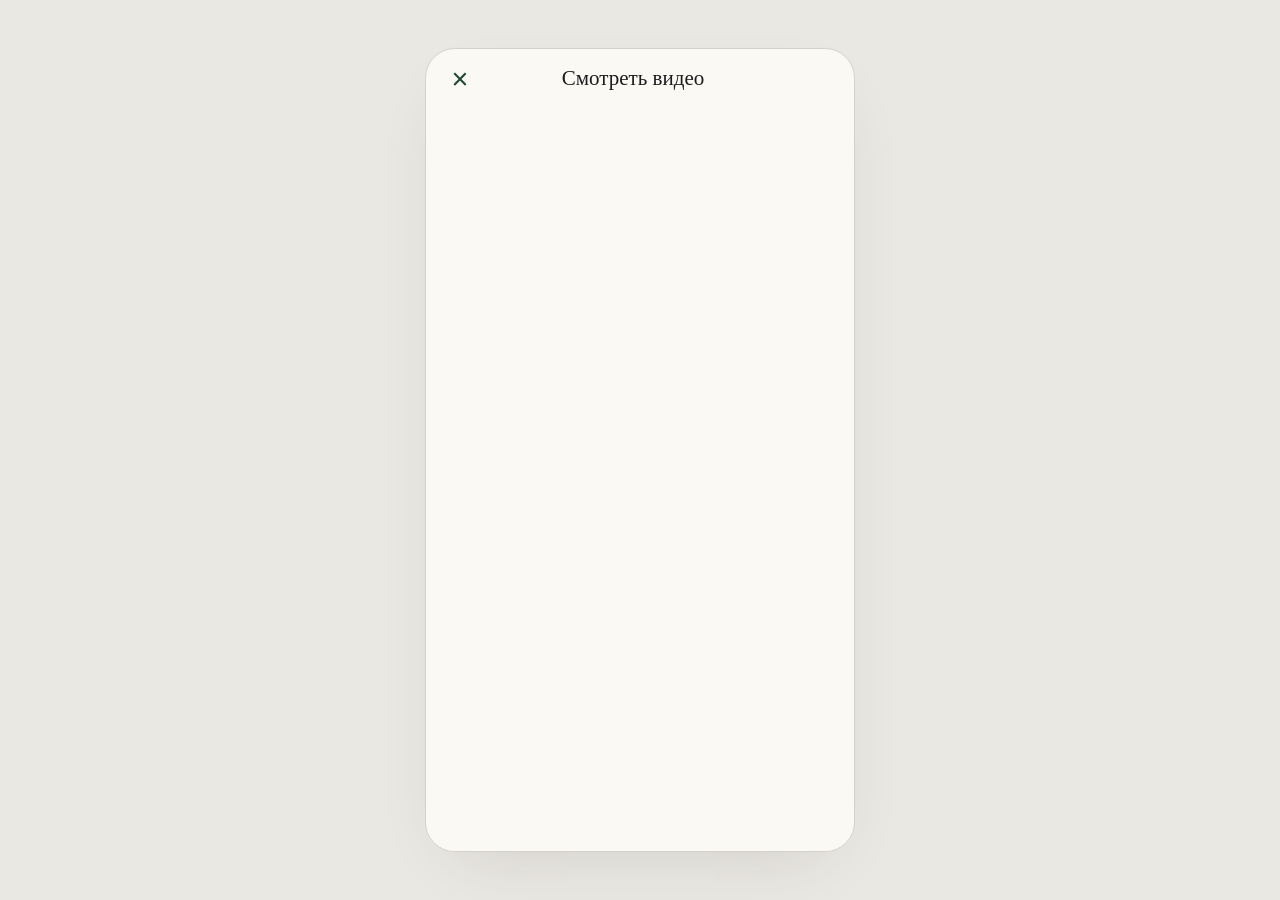
<file: player.html>
<!doctype html>
<html lang="ru"><head>
<script src="app-data-mode.js?v=20261010-service-panel"></script>
<script src="test-fixture.js?v=20261010-service-panel"></script>
<script src="app-preferences.js?v=20261010-approved-learning"></script>
<script src="app-navigation.js?v=20261008-navigation"></script><meta charset="utf-8"><meta name="viewport" content="width=device-width,initial-scale=1"><meta name="theme-color" content="#fbf9f4"><title>Word Recall · Прослушивание</title>
<link rel="stylesheet" href="styles.css?v=20261008-mobile-night"><link rel="stylesheet" href="app-shell.css?v=20261010-approved-learning"><link rel="stylesheet" href="catalog.css?v=20261007-compact"><link rel="stylesheet" href="player.css?v=20261008-mobile-night"><link rel="stylesheet" href="app-spacing.css">
<script src="playback-data.js?v=20261007-cleanup" defer></script><script src="playback-waves.js?v=20261007-cleanup" defer></script><script src="catalog-work.js?v=20261008-navigation" defer></script><script src="playback-settings.js?v=20261008-clean-ui" defer></script><script src="player.js?v=20261008-paragraph-numbers" defer></script>
<link rel="stylesheet" href="app-preferences.css?v=20261010-service-panel">
<link rel="stylesheet" href="app-guidance.css?v=20261008-clean-ui">
<script src="app-guidance.js?v=20261010-approved-learning" defer></script>
</head><body class="catalog-page"><div class="workspace"><main class="phone playback-phone" aria-label="Прослушивание материала">
<header class="playback-header"><a id="playback-close" aria-label="Закрыть экран">×</a><h1 id="playback-title"></h1><span id="playback-count"></span></header>
<div id="playback-video" hidden><div id="youtube-player"></div><button id="load-video" aria-label="Смотреть видео">▶</button></div>
<div id="playback-content" class="playback-content"></div>
<footer class="playback-footer"><div class="playback-rates" id="playback-rates" hidden></div><div class="playback-pill" id="playback-pill"></div></footer>
</main></div></body></html>
</file>
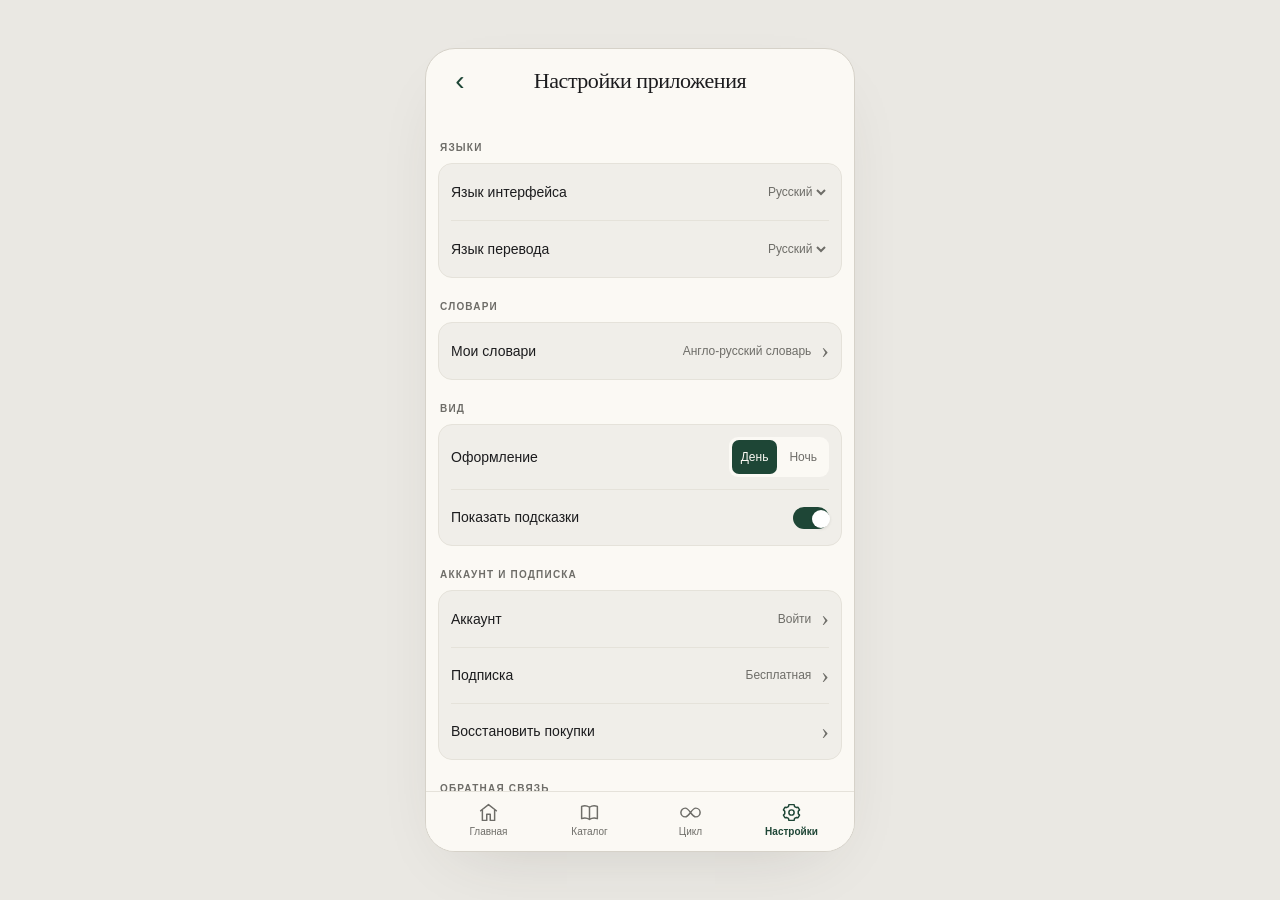
<file: settings.html>
<!doctype html>
<html lang="ru">
<head>
<script src="app-data-mode.js?v=20261010-service-panel"></script>
<script src="test-fixture.js?v=20261010-service-panel"></script>
<script src="app-preferences.js?v=20261010-approved-learning"></script>
  <meta charset="utf-8"><meta name="viewport" content="width=device-width,initial-scale=1">
  <meta name="theme-color" content="#fbf9f4"><title>Word Recall · Настройки приложения</title>
  <link rel="stylesheet" href="styles.css?v=20261008-mobile-night"><link rel="stylesheet" href="app-shell.css?v=20261010-approved-learning">
  <link rel="stylesheet" href="screen-header.css"><link rel="stylesheet" href="app-spacing.css">
  <link rel="stylesheet" href="settings.css?v=20261010-service-panel">
  <script src="app-nav.js?v=20261010-service-panel" defer></script><script src="settings.js?v=20261010-approved-learning" defer></script>
<link rel="stylesheet" href="app-preferences.css?v=20261010-service-panel">
<link rel="stylesheet" href="app-guidance.css?v=20261008-clean-ui">
<script src="app-guidance.js?v=20261010-approved-learning" defer></script>
</head>
<body data-nav="settings">
<div class="workspace">
  <aside class="notes settings-notes">
    <a class="project-name" href="index.html">WORD RECALL <span>НАСТРОЙКИ</span></a>
  </aside>
  <main class="phone" aria-label="Настройки приложения">
    <div class="app-screen settings-screen">
      <header class="app-page-header"><div class="screen-header"><a class="header-back" href="index.html" aria-label="На главную">‹</a><h1 class="header-title">Настройки приложения</h1><span class="header-actions"></span></div></header>
      <section class="settings-group" aria-labelledby="languages-title"><h2 id="languages-title">Языки</h2><div class="settings-card">
        <label class="general-row"><span>Язык интерфейса</span><select aria-label="Язык интерфейса"><option>Русский</option></select></label>
        <label class="general-row"><span>Язык перевода</span><select aria-label="Язык перевода"><option>Русский</option></select></label>
      </div></section>
      <section class="settings-group" aria-labelledby="dictionaries-title"><h2 id="dictionaries-title">Словари</h2><div class="settings-card"><button class="general-row" data-open="dictionaries"><span>Мои словари</span><span class="row-value" id="dictionary-summary"></span><span class="chevron">›</span></button></div></section>
      <section class="settings-group" aria-labelledby="appearance-title"><h2 id="appearance-title">Вид</h2><div class="settings-card">
        <div class="general-row setting-wrap"><span>Оформление</span><div class="setting-segment" role="group" aria-label="Оформление"><button data-theme="day">День</button><button data-theme="night">Ночь</button></div></div>
        <label class="general-row"><span>Показать подсказки</span><input id="show-hints" class="switch" type="checkbox" role="switch"></label>
      </div></section>
      <section class="settings-group" aria-labelledby="account-title"><h2 id="account-title">Аккаунт и подписка</h2><div class="settings-card">
        <button class="general-row" data-open="account"><span>Аккаунт</span><span class="row-value" id="account-summary"></span><span class="chevron">›</span></button>
        <button class="general-row" data-open="subscription"><span>Подписка</span><span class="row-value" id="plan-summary"></span><span class="chevron">›</span></button>
        <button class="general-row" data-open="restore"><span>Восстановить покупки</span><span class="chevron">›</span></button>
      </div></section>
      <section class="settings-group" aria-labelledby="feedback-title"><h2 id="feedback-title">Обратная связь</h2>
        <form id="feedback-form"><textarea id="feedback-text" aria-label="Ваше сообщение" placeholder="Ваши пожелания к приложению. Расскажите, чего не хватает." maxlength="5000"></textarea><button class="sheet-action" type="submit" id="send-feedback" disabled>Отправить</button></form>
      </section>
      <section class="settings-group" aria-labelledby="about-title"><h2 id="about-title">О приложении</h2><div class="settings-card">
        <button class="general-row" data-open="privacy"><span>Конфиденциальность</span><span class="chevron">›</span></button>
        <button class="general-row" data-open="terms"><span>Условия использования</span><span class="chevron">›</span></button>
        <div class="general-row"><span>Word Recall</span></div>
      </div></section>
      <section class="settings-group" aria-labelledby="service-title"><h2 id="service-title">Проверка прототипа</h2><div class="settings-card">
        <button class="general-row" data-open="service"><span>Служебная панель</span><span class="chevron">›</span></button>
      </div></section>
      <p id="settings-status" role="status" hidden></p>
    </div>
  </main>
</div>
<dialog id="settings-dialog" class="general-sheet" aria-labelledby="sheet-title"><div class="sheet-handle" aria-hidden="true"></div><header class="general-sheet-header"><h2 id="sheet-title"></h2><button id="close-sheet" aria-label="Закрыть">×</button></header><div id="sheet-body" class="general-sheet-body"></div></dialog>
<template id="service-template">
  <p class="service-description">Настройки для проверки прототипа. Вход, подписка и восстановление покупок моделируются.</p>
  <section class="service-section"><h3>Сценарии запуска</h3>
    <button class="sheet-action" id="test-first-launch">Проверить первый запуск</button>
    <p>Онбординг → стартовая главная → первое занятие. Прогресс проверки сохраняется отдельно; после неё можно вернуться к своим занятиям.</p>
    <button class="sheet-action secondary" id="exit-first-launch" hidden>Завершить проверку и вернуться</button>
    <button class="sheet-action secondary" data-open="onboarding">Показать онбординг заново</button>
  </section>
  <section class="service-section"><h3>Состояния главной</h3>
    <div class="service-preview-buttons">
      <button class="sheet-action secondary" data-preview="start">Стартовый экран</button>
      <button class="sheet-action secondary" data-preview="auto">Ежедневная главная</button>
      <button class="sheet-action secondary" data-preview="today-empty">До занятий сегодня</button>
      <button class="sheet-action secondary" data-preview="active">«В работе» — пример</button>
    </div>
    <p>Меняется представление главной. Эти примеры не меняют результаты занятий.</p>
    <label class="service-row">Пройдено циклов в примере <output id="demo-cycles-value">3</output></label>
    <input id="demo-cycles" class="service-range" aria-label="Пройдено циклов в примере" type="range" min="0" max="10" value="3">
  </section>
  <section class="service-section"><h3>Тестовые состояния</h3>
    <label class="service-row">Версия<select id="demo-plan"><option value="free">Бесплатная</option><option value="paid">Платная</option></select></label>
    <label class="service-row">Аккаунт<select id="demo-account"><option value="out">Без входа</option><option value="in">Выполнен вход</option></select></label>
    <label class="service-row">Тестовые данные<input id="demo-content" type="checkbox" role="switch"></label>
    <p>Переключение отделяет тестовые данные от ваших материалов и прогресса.</p>
    <button class="sheet-action secondary" data-open="paywall">Показать экран подписки</button>
    <label class="service-row">Восстановление покупок<select id="demo-restore"><option value="found">Покупка найдена</option><option value="empty">Покупок нет</option></select></label>
  </section>
  <p id="service-status" class="settings-action-status" role="status"></p>
</template>
<input type="file" id="dictionary-file" hidden>
</body></html>
</file>
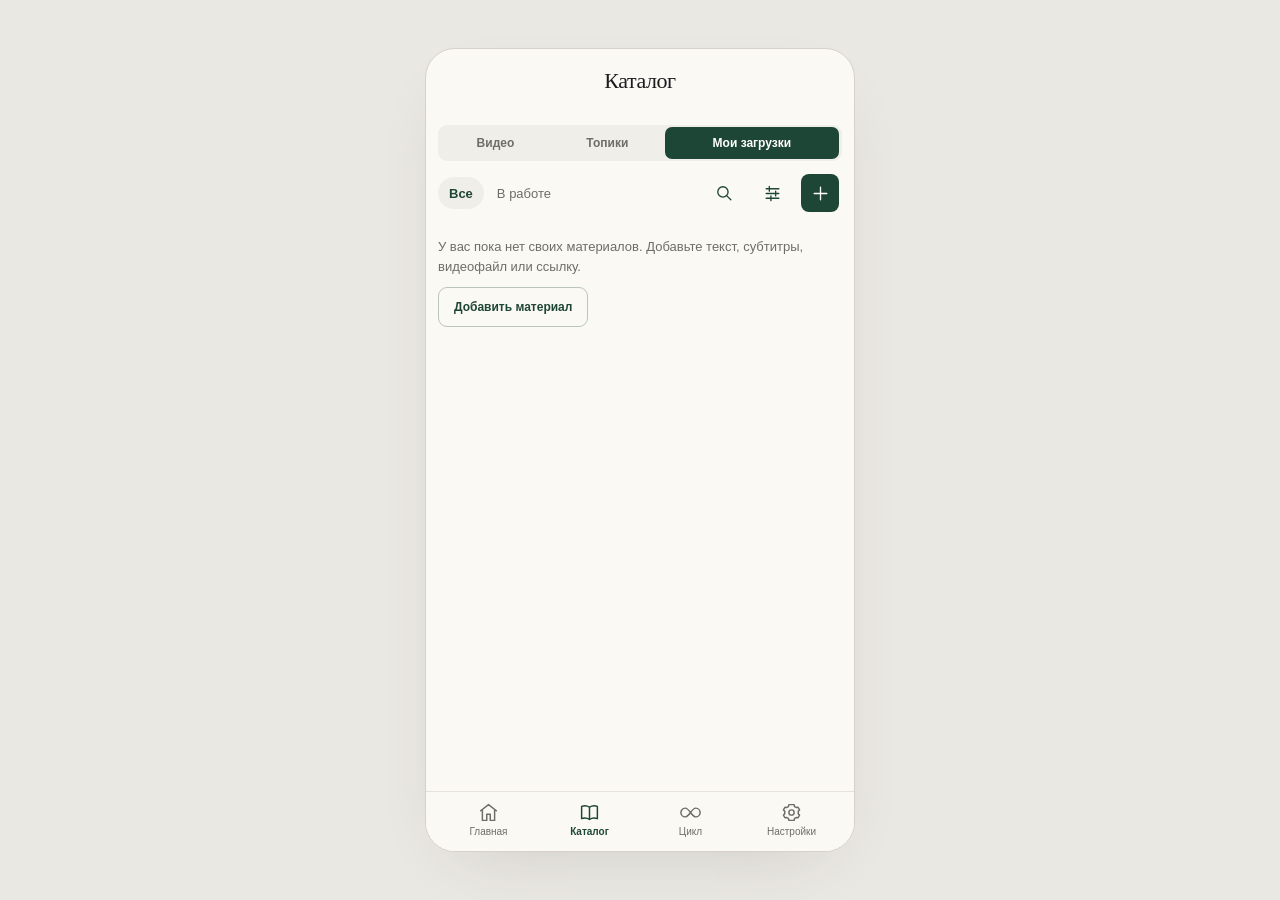
<file: uploads.html>
<!doctype html>
<html lang="ru">
<head>
<script src="app-data-mode.js?v=20261010-service-panel"></script>
<script src="test-fixture.js?v=20261010-service-panel"></script>
<script src="app-preferences.js?v=20261010-approved-learning"></script>
<script src="app-navigation.js?v=20261008-navigation"></script>
  <meta charset="utf-8">
  <meta name="viewport" content="width=device-width,initial-scale=1">
  <meta name="theme-color" content="#fbf9f4">
  <title>Word Recall · Мои загрузки</title>
  <link rel="stylesheet" href="styles.css?v=20261008-mobile-night">
  <link rel="stylesheet" href="app-shell.css?v=20261010-approved-learning">
  <link rel="stylesheet" href="screen-header.css">
  <link rel="stylesheet" href="catalog.css?v=20261007-compact">
  <link rel="stylesheet" href="catalog-filter.css">
  <link rel="stylesheet" href="uploads.css?v=20261007-compact">
  <script src="screen-header.js?v=20261007-cleanup" defer></script>
  <script src="catalog-filter.js?v=20261007-cleanup" defer></script>
  <script src="upload-content.js?v=20261007-cleanup" defer></script>
  <script src="upload-media.js?v=20261007-cleanup" defer></script>
  <script src="uploads.js?v=20261008-navigation" defer></script>
  <script src="app-nav.js?v=20261010-service-panel" defer></script>
<link rel="stylesheet" href="app-spacing.css">
<link rel="stylesheet" href="app-preferences.css?v=20261010-service-panel">
<link rel="stylesheet" href="app-guidance.css?v=20261008-clean-ui">
<script src="app-guidance.js?v=20261010-approved-learning" defer></script>
</head>
<body data-nav="catalog" class="catalog-page">
  <div class="workspace"><main class="phone" aria-label="Мои загрузки"><div class="app-screen" id="uploads-screen"></div></main></div>
</body>
</html>
</file>
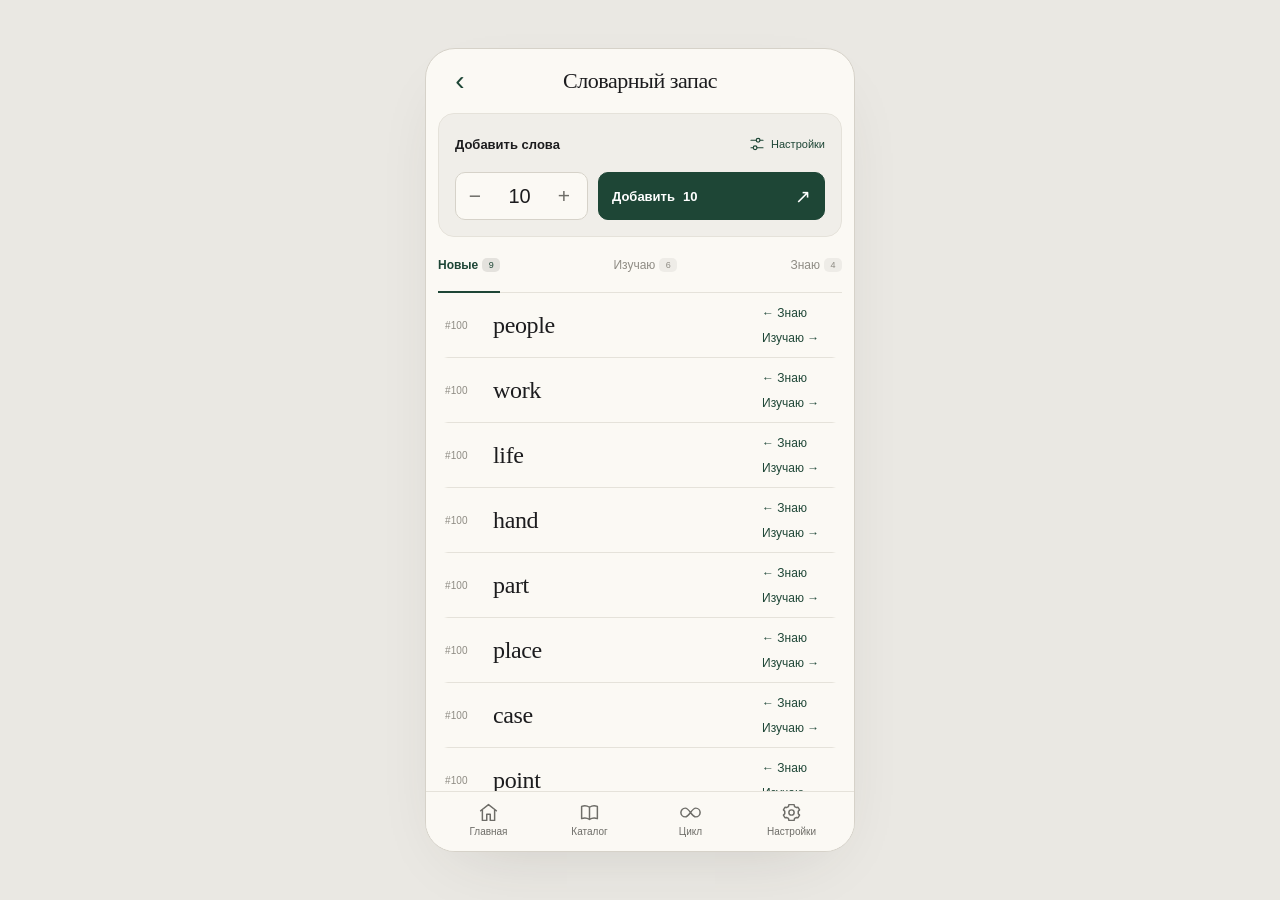
<file: words.html>
<!doctype html>
<html lang="ru">
<head>
<script src="app-data-mode.js?v=20261010-service-panel"></script>
<script src="test-fixture.js?v=20261010-service-panel"></script>
<script src="app-preferences.js?v=20261010-approved-learning"></script>
  <meta charset="utf-8">
  <meta name="viewport" content="width=device-width, initial-scale=1">
  <meta name="theme-color" content="#fbf9f4">
  <title>Word Recall · Ваш словарный запас</title>
  <link rel="stylesheet" href="styles.css?v=20261008-mobile-night"><link rel="stylesheet" href="cycle.css?v=20261007-cycle"><link rel="stylesheet" href="app-shell.css?v=20261010-approved-learning"><link rel="stylesheet" href="learning-controls.css?v=20261007-counts2">
  <script src="cycle-corpus.js?v=20261007-cleanup" defer></script><script src="cycle-store.js?v=20261010-approved-learning" defer></script>
  <script src="learning-ui.js?v=20261010-approved-learning" defer></script><script src="app.js?v=20261010-approved-learning" defer></script><script src="learning-settings.js?v=20261008-clean-ui" defer></script>
  <script src="app-nav.js?v=20261010-service-panel" defer></script>
<link rel="stylesheet" href="screen-header.css"><link rel="stylesheet" href="app-spacing.css">
<link rel="stylesheet" href="app-preferences.css?v=20261010-service-panel">
<link rel="stylesheet" href="app-guidance.css?v=20261008-clean-ui">
<script src="app-guidance.js?v=20261010-approved-learning" defer></script>
</head>
<body data-nav="words">
  <div class="workspace">
    <aside class="notes">
      <a class="project-name" href="index.html">WORD RECALL <span>01</span></a>
      <nav class="prototype-screen-links" aria-label="Экраны прототипа"><a href="index.html">Главная</a><a href="words.html" aria-current="page">Слова</a><a href="cycle.html">Цикл обучения →</a><a href="circle-1.html">Первый круг →</a><a href="circle-2.html">Аудирование →</a><a href="circle-3.html">Круг 3 →</a><a href="circle-4.html">Круг 4</a></nav>
      <div class="edition">НОВЫЙ ПРОТОТИП · 04 ОКТЯБРЯ 2026</div>
      <h1>Сначала —<br>ваши слова.</h1>
      <p class="intro">Один экран, чтобы отделить знакомое от того, что предстоит изучить.</p>
      <div class="reference"><span class="tiny-label">ЭКРАН 01</span><h2>Отбор слов</h2><p>В «Новые»: влево — знаю, вправо — изучаю.<br>Из «Изучаю» и «Знаю» — влево, чтобы вернуть в новые.</p><p>На компьютере можно перетаскивать строки мышью. С клавиатуры — выделить строку и нажать стрелку в направлении нужной вкладки.</p></div>
      <details class="demo-panel">
        <summary>Проверка состояний <span>＋</span></summary>
        <p>Служебные переключатели макета. Они не входят в приложение.</p>
        <div class="demo-buttons">
          <button data-demo="list-limit">Лимит «Новые»</button>
          <button data-demo="day-limit">Лимит за день</button>
          <button data-demo="auto">Событие автодобавления</button>
          <button data-demo="heard">Событие переноса в «Знаю»</button>
          <button data-demo="empty">Пустой список</button>
          <button data-demo="reset">Начальное состояние</button>
        </div>
      </details>
      <p class="prototype-note">Слова, рейтинги, количества дефиниций и начальные лимиты — демонстрационные. Алгоритм подбора фраз и условия автоматических событий пока не моделируются.</p>
    </aside>

    <main class="phone" aria-label="Словарный запас">
      <div class="words-scroll" id="words-scroll">
      <header class="screen-header">
        <a class="header-back" href="cycle.html" aria-label="Вернуться на экран «Цикл обучения»">‹</a>
        <h2 class="header-title">Словарный запас</h2>
        <span class="header-actions" aria-hidden="true"></span>
      </header>

      <div data-word-add-panel></div>

      <div class="list-controls">
        <div class="tabs" role="tablist" aria-label="Статус слов"><button id="tab-learn" role="tab" aria-controls="word-list" aria-selected="true" data-tab="learn">Новые <span id="learn-count"></span></button><button id="tab-cycle" role="tab" aria-controls="word-list" aria-selected="false" data-tab="cycle">Изучаю <span id="cycle-count"></span></button><button id="tab-known" role="tab" aria-controls="word-list" aria-selected="false" data-tab="known">Знаю <span id="known-count"></span></button></div>

      </div>
      <div class="word-list" id="word-list" role="tabpanel" aria-labelledby="tab-learn"></div>
      </div>

      <div class="toast" id="toast" role="status" hidden><span id="toast-text"></span><button id="undo" hidden>Отменить</button><button id="dismiss-toast" aria-label="Закрыть уведомление">×</button></div>
    </main>
  </div>


</body>
</html>
</file>
<file: styles.css>
:root{color-scheme:light;--paper:#fbf9f4;--ink:#1c1c1e;--muted:#6e6d68;--green:#1e4636;--line:#e5e2da;--soft:#f0eee9;--accent:#bc7953;font-family:-apple-system,BlinkMacSystemFont,"Segoe UI",sans-serif;color:var(--ink);background:#eae8e3;font-synthesis:none}*{box-sizing:border-box}body{margin:0}button,input{font:inherit}button{cursor:pointer;color:inherit}button:disabled{cursor:not-allowed;opacity:.45}button:focus-visible,input:focus-visible,summary:focus-visible,a:focus-visible,.word-row:focus-visible{outline:2px solid #8e6b40;outline-offset:4px}button{border:0;background:none}button,input{-webkit-tap-highlight-color:transparent}button{touch-action:manipulation}button svg{width:18px;height:18px;fill:none;stroke:currentColor;stroke-width:1.6;stroke-linecap:round}input[type=number]{appearance:textfield;-moz-appearance:textfield}input::-webkit-outer-spin-button,input::-webkit-inner-spin-button{-webkit-appearance:none;margin:0}[hidden]{display:none!important}.workspace{max-width:1070px;margin:auto;display:grid;grid-template-columns:1fr 430px;gap:105px;align-items:start;padding:48px 35px}.notes{padding-top:24px}.project-name{display:flex;align-items:center;gap:12px;font-size:12px;letter-spacing:.2em;font-weight:650;color:var(--green);text-decoration:none}.project-name span{border:1px solid #c9c5bc;font-size:10px;padding:4px 6px;border-radius:4px;letter-spacing:0}.edition{font-size:9px;letter-spacing:.15em;color:var(--muted);margin-top:66px}.notes h1{font-family:Georgia,"Times New Roman",serif;font-size:54px;line-height:1.07;font-weight:400;letter-spacing:-2px;margin:20px 0}.intro{font-size:15px;line-height:1.7;max-width:305px;color:#6e6d68}.reference{border-top:1px solid #d6d2c9;margin-top:43px;padding-top:26px;max-width:315px}.tiny-label{font-size:10px;letter-spacing:.14em;color:var(--muted);font-weight:600}.reference h2{font-size:16px;font-weight:600;margin:9px 0 15px}.reference p,.demo-panel p{font-size:12px;color:#6e6d68;line-height:1.7}.prototype-note{max-width:315px;font-size:11px;line-height:1.65;color:#7e7b74;margin-top:25px}.demo-panel{max-width:315px;border-top:1px solid #d6d2c9;border-bottom:1px solid #d6d2c9;margin-top:28px;padding:14px 0}.demo-panel summary{font-size:12px;cursor:pointer;list-style:none;display:flex;justify-content:space-between}.demo-panel summary::-webkit-details-marker{display:none}.demo-panel[open] summary span{transform:rotate(45deg)}.demo-buttons{display:grid;gap:5px}.demo-buttons button{border:1px solid #d6d2c9;border-radius:7px;font-size:11px;padding:10px;text-align:left;background:#f5f3ee}.demo-buttons button:hover{background:#e4e2dd}.phone{position:relative;display:flex;flex-direction:column;background:var(--paper);height:852px;max-height:calc(100dvh - 96px);min-height:650px;border:1px solid #d6d2c9;border-radius:30px;box-shadow:0 24px 70px -35px #35332e33;overflow:hidden}.app-header{padding:26px 26px 19px}.brand{display:flex;align-items:center;gap:8px;font-size:14px;font-weight:650;letter-spacing:-.5px}.brand-icon{font:italic 24px Georgia,serif;color:var(--green)}.brand-icon span{color:var(--accent)}.chapter{display:block;font-size:9px;letter-spacing:.18em;color:var(--muted);margin-top:26px}.app-header h2{font:400 39px/1.1 Georgia,"Times New Roman",serif;letter-spacing:-1.4px;margin:8px 0 10px}.app-header p{font-size:12px;color:var(--muted);margin:0;line-height:1.5}.add-panel{margin:0 18px;background:#f0eee9;border:1px solid #e5e2da;border-radius:16px;padding:16px}.add-heading{display:flex;align-items:center;justify-content:space-between;gap:8px;margin-bottom:14px}.add-heading h3{font-size:13px;font-weight:650;margin:0}.settings-link{font-size:11px;display:flex;align-items:center;gap:5px;color:var(--green);min-height:28px;padding:0}.settings-link:hover{text-decoration:underline}.add-controls{display:flex;gap:10px}.quantity{display:flex;height:48px;align-items:center;border:1px solid #d6d2c9;border-radius:10px;min-width:133px;background:var(--paper)}.quantity button{width:38px;height:46px;font-size:21px;color:#6e6d68}.quantity input{width:51px;min-width:0;padding:0;border:0;background:none;text-align:center;color:var(--ink);font-size:20px;font-weight:500}.primary{min-height:48px;display:flex;align-items:center;justify-content:center;gap:8px;background:var(--green);border:1px solid var(--green);border-radius:10px;color:#ffffff;font-size:13px;font-weight:550;transition:background .15s}.primary:hover{background:#153327}.primary:active{transform:translateY(1px)}.add-button{flex:1;padding:0 13px;white-space:nowrap}.add-button>span:last-child{margin-left:auto;font-size:19px;font-weight:400}.notice{margin-top:12px;padding-top:12px;border-top:1px solid #d6d2c9;color:#78512c}.notice p{font-size:12px;line-height:1.5;margin:0}.notice button{font-size:11px;font-weight:600;padding:10px 0 0;color:#6c492c}.list-controls{padding:22px 24px 0}.tabs{display:flex;border-bottom:1px solid var(--line);gap:27px}.tabs button{min-height:42px;padding:0 0 12px;font-size:15px;color:#8f8c84;border-bottom:2px solid transparent;margin-bottom:-1px;display:flex;align-items:center;gap:8px}.tabs button[aria-selected=true]{border-bottom-color:var(--green);color:var(--green);font-weight:650}.tabs button span{background:#eeece7;padding:3px 6px;border-radius:5px;font-size:10px;min-width:24px;text-align:center;font-weight:500}.tabs button[aria-selected=true] span{background:#e4e2dd}.list-caption{display:flex;justify-content:space-between;align-items:center;margin:17px 0 8px;gap:5px}.list-caption>span:first-child{font-size:8px;letter-spacing:.15em;color:#8f8c84}.list-caption>span:last-child{font-size:10px;color:#6e6d68}.word-list{overflow-y:auto;overflow-x:hidden;flex:1;min-height:0;overscroll-behavior:contain;scrollbar-width:thin;scrollbar-color:#d6d2c9 transparent;padding:0 18px}.word-row{position:relative;border-radius:10px;overflow:hidden;touch-action:pan-y;user-select:none;-webkit-user-select:none}.row-underlay{position:absolute;inset:0;background:var(--green);color:white;display:flex;flex-direction:column;align-items:flex-start;justify-content:center;gap:5px;padding:0 18px;font-size:13px;font-weight:600;border-radius:10px;visibility:hidden}.word-row[data-status=known] .row-underlay{align-items:flex-end;background:#d9c6a9;color:#50432d}.word-row.dragging .row-underlay{visibility:visible}.row-front{position:relative;display:flex;align-items:center;min-height:65px;padding:0 7px;background:var(--paper);border-bottom:1px solid var(--line);gap:14px;will-change:transform}.rank{font-size:10px;color:#8f8c84;letter-spacing:.01em;min-width:36px;font-variant-numeric:tabular-nums}.word-name{font:400 24px/1.2 Georgia,"Times New Roman",serif;letter-spacing:-.35px;flex:1}.row-underlay .definitions{font-size:11px;font-weight:400;white-space:nowrap;color:inherit;opacity:.85}.app-footer{display:flex;justify-content:space-between;align-items:center;padding:13px 26px 17px;border-top:1px solid var(--line);background:#f5f3ee;font-size:10px;color:#8f8c84;min-height:49px}.footer-mark{font:italic 20px Georgia,serif;color:#8f8c84}.empty{padding:45px 22px;text-align:center}.empty-symbol{font:38px Georgia,serif;color:#8f8c84}.empty h3{font:24px Georgia,serif;font-weight:400;margin:13px 0}.empty p{font-size:12px;line-height:1.7;color:var(--muted);max-width:230px;margin:0 auto}.toast{position:absolute;bottom:14px;left:12px;right:12px;background:#30312e;color:#ffffff;padding:13px 13px 13px 16px;display:flex;align-items:center;gap:9px;border-radius:12px;box-shadow:0 4px 18px #30312e22;z-index:5;font-size:12px;line-height:1.5}.toast #toast-text{flex:1}.toast button{color:#f8eed5;font-size:11px;padding:8px 2px}.toast #dismiss-toast{font-size:22px;line-height:1;padding:0 4px}.toast #undo{text-decoration:underline;text-underline-offset:3px}
dialog{border:1px solid #d6d2c9;padding:0;background:var(--paper);color:var(--ink);border-radius:24px;width:min(430px,calc(100vw - 24px));max-height:90dvh;box-shadow:0 25px 100px #30312e22;overflow:hidden}dialog::backdrop{background:#30312e66;backdrop-filter:blur(3px)}dialog form{display:flex;flex-direction:column;max-height:90dvh}.sheet-header{padding:10px 24px 18px;border-bottom:1px solid var(--line)}.grab{display:block;width:35px;height:4px;border-radius:3px;background:#d6d2c9;margin:0 auto 20px}.sheet-heading{display:flex;justify-content:space-between;align-items:center;gap:10px}.sheet-heading h2{font:400 29px Georgia,serif;letter-spacing:-.6px;margin:7px 0 0}.close{height:36px;width:36px;border-radius:50%;background:#eeece7;color:#6e6d68;font-size:25px;line-height:1}.sheet-header>p{font-size:12px;color:var(--muted);margin:10px 0 0}.sheet-scroll{overflow-y:auto;overscroll-behavior:contain;padding:0 24px;scrollbar-width:thin;scrollbar-color:#d6d2c9 transparent}.setting-section{display:flex;gap:12px;padding:22px 0;border-bottom:1px solid var(--line)}.setting-section:last-child{border:0}.section-number{font:11px Georgia,serif;color:#8f8c84;margin-top:3px;flex-shrink:0}.section-body{flex:1;min-width:0}.section-body h3,.switch-row strong{font-size:13px;font-weight:650;margin:0}.section-body>p{font-size:11px;color:var(--muted);line-height:1.5;margin:7px 0 13px}.grammar{display:flex;gap:5px;flex-wrap:wrap}.grammar button{min-width:41px;height:36px;padding:0 9px;background:#eeece7;border:1px solid transparent;border-radius:8px;font-size:11px}.grammar button[aria-pressed=true]{background:var(--green);color:#fff}.setting-row{display:flex;gap:14px;justify-content:space-between;align-items:center;margin-top:19px;font-size:12px}.setting-row span{flex:1}.setting-row input{border:1px solid #d6d2c9;background:#ffffff;color:var(--ink);border-radius:8px;width:65px;height:41px;text-align:center;font-size:16px}.setting-row small,.switch-row small{display:block;font-size:11px;line-height:1.55;color:var(--muted);margin-top:5px;font-weight:400}.switch-row{display:flex;justify-content:space-between;align-items:flex-start;gap:16px;cursor:pointer}.switch-row>span{flex:1}.switch{appearance:none;-webkit-appearance:none;position:relative;width:40px;height:24px;flex-shrink:0;cursor:pointer;background:#cbc7be;border:0;border-radius:20px;margin:0;transition:background .2s}.switch::before{content:"";position:absolute;left:3px;top:3px;width:18px;height:18px;background:#ffffff;border-radius:50%;box-shadow:0 1px 3px #30312e22;transition:transform .2s}.switch:checked{background:var(--green)}.switch:checked::before{transform:translateX(16px)}.auto-count-row:has(input:disabled){opacity:.45}.method-note{padding:12px 13px;background:#f0eee9;border-radius:8px;font-size:11px;line-height:1.7;color:#6e6d68;margin-top:14px}.sheet-footer{padding:15px 24px 22px;border-top:1px solid var(--line);background:var(--paper)}.sheet-footer .primary{width:100%;justify-content:space-between;padding:0 18px}
@media(min-width:850px) and (max-height:820px){.workspace{padding-top:24px;padding-bottom:24px}.phone{max-height:calc(100dvh - 48px);min-height:600px}.app-header{padding-top:20px}.chapter{margin-top:18px}.notes .edition{margin-top:40px}.notes h1{font-size:47px}}
@media(max-width:849px){.workspace{display:flex;flex-direction:column;padding:25px 16px;gap:30px;align-items:center}.phone{order:0;width:430px;max-width:100%;max-height:none;min-height:0;height:850px}.notes{order:1;max-width:430px;width:100%;padding:0}.notes h1,.notes .intro,.edition,.reference{display:none}.project-name{font-size:10px}.demo-panel,.prototype-note{max-width:none;margin-top:16px}.demo-buttons{grid-template-columns:1fr 1fr}}
@media(max-width:480px){:root{background:var(--paper)}.workspace{padding:0;gap:0}.phone{width:100%;border:0;border-radius:0;box-shadow:none;height:100dvh;min-height:0}.app-header{padding:20px 24px 19px}.chapter{margin-top:22px}.app-header h2{font-size:36px}.notes{background:#eae8e3;padding:24px}.app-footer{padding-bottom:max(15px,env(safe-area-inset-bottom))}.word-name{font-size:23px}.row-front{gap:11px}.add-panel{margin:0 16px}.add-button{padding:0 11px}.list-controls{padding-top:20px}.phone .toast{bottom:max(14px,env(safe-area-inset-bottom))}dialog{width:100%;max-width:100%;max-height:92dvh;border-radius:24px 24px 0 0;margin:auto 0 0;border-bottom:0}dialog form{max-height:92dvh}.sheet-footer{padding-bottom:max(20px,env(safe-area-inset-bottom))}}
@media(prefers-reduced-motion:reduce){*,*::before{transition:none!important;scroll-behavior:auto!important}}

.prototype-screen-links{display:flex;gap:16px;margin-top:20px;font-size:12px}.prototype-screen-links a{color:var(--green);text-decoration:none}.prototype-screen-links a:hover{text-decoration:underline}

.prototype-nav,.prototype-screen-links{flex-wrap:wrap;row-gap:10px}

@media(min-width:481px) and (max-width:849px){.phone{height:min(850px,calc(100dvh - 50px))}}
@media(min-width:850px) and (max-height:650px){.workspace{padding-block:12px}.phone{min-height:0;max-height:calc(100dvh - 24px)}}
</file>
<file: app-shell.css>
.app-bottom-nav{display:grid;grid-template-columns:repeat(4,minmax(0,1fr));align-items:center;min-height:60px;padding:5px 8px max(7px,env(safe-area-inset-bottom));border-top:1px solid var(--line);background:var(--paper);flex-shrink:0;z-index:2}
.app-bottom-nav a{display:flex;flex-direction:column;align-items:center;justify-content:center;gap:3px;min-width:0;min-height:46px;padding:2px;color:var(--muted);text-decoration:none;text-align:center;font-size:10px;line-height:1.25}
.app-bottom-nav a[aria-current=page]{color:var(--green);font-weight:650}
.app-bottom-nav svg{display:block;width:21px;height:21px;fill:none;stroke:currentColor;stroke-width:1.7;stroke-linecap:round;stroke-linejoin:round;flex-shrink:0}
.phone:has(.app-bottom-nav) .toast{bottom:72px}
.app-screen{flex:1;min-height:0;overflow-y:auto;overscroll-behavior:contain;padding:0 24px 25px;scrollbar-width:thin}
.app-page-header{padding:22px 0 19px}.app-brand{display:flex;align-items:center;gap:8px;color:var(--green);font-size:12px;letter-spacing:.08em;font-weight:700}.app-brand-mark{font:italic 24px Georgia,serif;letter-spacing:-.09em}.app-page-header h1{font:400 35px/1.13 Georgia,serif;letter-spacing:-1.2px;margin:23px 0 8px}.app-page-header p{font-size:12px;line-height:1.6;color:var(--muted);margin:0}
.app-section-label{font-size:9px;letter-spacing:.16em;color:var(--muted);font-weight:650;margin:23px 0 11px}
.app-feature{background:var(--soft);border-radius:14px;padding:20px;margin-bottom:13px}.app-feature h2{font:400 26px/1.2 Georgia,serif;margin:8px 0}.app-feature p{font-size:12px;line-height:1.6;color:#5e5d58;margin:8px 0 14px}.app-feature .tiny-label{color:var(--green)}
.app-button{display:inline-flex;align-items:center;justify-content:center;gap:8px;min-height:40px;border-radius:9px;padding:0 15px;background:var(--green);color:white;text-decoration:none;font-size:12px;font-weight:600}.app-button.secondary{background:transparent;color:var(--green);border:1px solid #b9c6bd}.app-button:focus-visible,.app-row:focus-visible,.app-bottom-nav a:focus-visible{outline:2px solid #8e6b40;outline-offset:2px}
.app-row{display:flex;align-items:center;gap:14px;text-decoration:none;color:inherit;min-height:73px;padding:12px 0;border-bottom:1px solid var(--line)}.app-row>span:first-child{flex:1;min-width:0}.app-row strong{display:block;font:400 20px/1.25 Georgia,serif}.app-row small{display:block;font-size:11px;line-height:1.45;color:var(--muted);margin-top:5px}.app-row .arrow{color:var(--green);font-size:21px;flex-shrink:0}
.app-note{font-size:11px;color:var(--muted);line-height:1.6;margin:16px 0}.app-back{display:inline-flex;align-items:center;min-height:35px;color:var(--green);text-decoration:none;font-size:12px;margin:11px 0 0}.app-meta{display:flex;flex-wrap:wrap;gap:6px;margin:12px 0}.app-meta span{font-size:10px;color:var(--muted);padding:5px 8px;background:var(--soft);border-radius:5px}.app-detail-title{font:400 28px/1.2 Georgia,serif;letter-spacing:-.5px;margin:16px 0 8px;overflow-wrap:anywhere}.app-detail-subtitle{color:var(--muted);font-size:12px;line-height:1.6;margin:0 0 16px}.app-empty{background:var(--soft);border-radius:12px;padding:18px;margin:15px 0}.app-empty strong{display:block;font-size:13px}.app-empty p{font-size:11px;line-height:1.6;color:var(--muted);margin:7px 0 0}
.app-search{width:100%;height:43px;border:1px solid var(--line);border-radius:10px;background:white;padding:0 12px;font-size:13px;outline-color:var(--green)}
.app-chipbar{display:flex;gap:7px;overflow-x:auto;padding:4px 0 9px;scrollbar-width:none}.app-chipbar a{flex-shrink:0;border:1px solid var(--line);border-radius:15px;padding:6px 10px;color:var(--muted);text-decoration:none;font-size:11px}.app-chipbar a[aria-current=page]{color:white;background:var(--green);border-color:var(--green)}
.app-line{border-bottom:1px solid var(--line);padding:15px 0}.app-line p{font:400 19px/1.45 Georgia,serif;margin:0}.app-line .line-translation{font:italic 13px/1.5 sans-serif;color:var(--muted);margin:7px 0 0}.app-line-tools{display:flex;gap:9px;margin-top:8px}.app-line-tools button{border:1px solid var(--line);border-radius:8px;padding:7px 10px;font-size:11px;color:var(--green);min-height:32px}.app-line-tools button[aria-pressed=true]{background:var(--soft)}
.app-upload-input{display:block;width:100%;padding:13px;border:1px dashed #b9c6bd;border-radius:10px;background:var(--soft);font-size:12px}.app-feedback{font-size:12px;line-height:1.5;margin:10px 0;color:var(--green)}.app-feedback.is-error{color:#a13b2d}
.doc-link{display:inline-block;margin-top:20px;color:var(--green);font-size:12px;text-decoration:none}.doc-link:hover{text-decoration:underline}
@media(max-width:480px){.app-screen{padding:0 20px 24px}.app-page-header{padding-top:18px}.app-page-header h1{font-size:33px;margin-top:17px}}
@media(max-width:350px){.app-bottom-nav{padding-inline:2px}.app-bottom-nav a{font-size:9px}.app-screen{padding-inline:16px}.app-page-header h1{font-size:30px}}
body[data-nav=words] .tabs{gap:12px;justify-content:space-between}body[data-nav=words] .tabs button{font-size:12px;gap:4px}body[data-nav=words] .tabs button span{font-size:9px;min-width:18px;padding:2px 4px}
body[data-nav=words] .add-to-cycle{margin-left:auto;flex-shrink:0;border:1px solid #b9c6bd;border-radius:7px;color:var(--green);font-size:10px;padding:6px 8px;background:var(--paper)}
@media(max-width:350px){body[data-nav=words] .tabs{gap:5px}body[data-nav=words] .tabs button{font-size:11px}body[data-nav=words] .add-to-cycle{font-size:9px;padding:5px}}

/* Two compact actions preserve the existing word-row height. */
body[data-nav=words] .row-front{min-height:65px;gap:12px;padding-block:6px}
body[data-nav=words] .word-name{min-width:0;overflow-wrap:anywhere;flex:1}
body[data-nav=words] .word-actions{display:flex;flex-direction:column;flex-shrink:0;margin-left:auto}
body[data-nav=words] .word-actions button{border:0;background:none;color:var(--green);font-size:12px;min-width:76px;height:25px;min-height:25px;padding:0 3px;text-align:left;border-radius:3px}
body[data-nav=words] .word-row.drag-left .row-underlay{justify-content:flex-end}
@media(max-width:350px){body[data-nav=words] .row-front{gap:8px}body[data-nav=words] .word-actions button{font-size:11px;min-width:70px}body[data-nav=words] .word-name{font-size:22px}}
</file>
<file: app-spacing.css>
/* Shared horizontal rhythm. Load after screen-specific styles. */
:root {
  --app-gutter: 12px;
}

.phone {
  --circle-gutter: var(--app-gutter);
  --listen-gutter: var(--app-gutter);
}

.app-screen,
.cycle-scroll {
  --screen-gutter: var(--app-gutter);
  padding-inline: var(--app-gutter);
}

/* Nested headers keep their existing full-width layout. */
.phone .screen-header,
.phone .app-page-header .screen-header {
  padding-inline: var(--app-gutter);
}

.phone .app-header,
.words-scroll .list-controls,
.words-scroll .word-list,
.phone .speech-body {
  padding-inline: var(--app-gutter);
}

/* Vocabulary has no padded parent; the cycle panel already has one. */
.words-scroll .add-panel,
.phone .cycle-entry {
  margin-inline: var(--app-gutter);
}

.phone .app-bottom-nav,
.phone .app-footer,
.phone .cycle-footer,
.phone .circle-footer,
.phone .listening-footer {
  padding-inline: var(--app-gutter);
}

/* Sheets are mounted outside the phone as well as inside it. */
.sheet-header,
.sheet-scroll,
.sheet-footer,
.learning-settings .sheet-scroll,
.dictionary-content,
.filter-sheet-header,
.filter-sheet-body,
.filter-sheet-footer {
  padding-inline: var(--app-gutter);
}

.phone .circle-toast {
  left: var(--app-gutter);
  right: var(--app-gutter);
}
</file>
<file: app-preferences.css>
:root[data-theme=night]{color-scheme:dark;--paper:#222724;--soft:#2d3530;--line:#424b44;--ink:#eeeae1;--muted:#b3b9b2;--green:#a5cbb5}
:root[data-theme=night] .phone{color:var(--ink)}
:root[data-theme=night] :is(.app-button,.primary,.main-play,.catalog-icon.add){color:#222724}
:root[data-theme=night] :is(.video-card,.material-card,.topic-theme-card,.topic-item,.upload-card,.audio-pill,.app-search){background:var(--soft);color:var(--ink);border-color:var(--line)}
:root[data-test-data=off] :is(.demo-panel,.prototype-note){display:none!important}
.dataset-empty{padding-top:0}.dataset-empty>.app-button{margin-top:22px}

/* Shared surfaces and contrast for every prepared screen. */
:root[data-theme=night]{--surface:#303832;--selected:#3c5143;--on-green:#17271f;--accent:#dda77f;background:#191e1b}
:root[data-theme=night] :is(.phone,dialog,.quantity,.setting-row input,.phrase-boundary-stepper,.hint-controls button){border-color:var(--line)}
:root[data-theme=night] :is(.playback-pill,.voice-options span,.audio-stepper input,.calibration-row input,.offset-stepper,.topic-style,.upload-field input,.upload-field textarea,.upload-split label,.upload-file,.setting-row input){background:var(--surface);color:var(--ink);border-color:var(--line)}
:root[data-theme=night] :is(.add-panel,.method-note,.app-footer,.close,.grammar button,.tabs button span,.listen-tabs button span,.scene-placeholder,.listen-row.is-current .listen-front,.upload-reader-line.is-current,.phrase-waveform){background:var(--soft);border-color:var(--line)}
:root[data-theme=night] :is(.video-secondary-actions .video-action,.upload-mode,.material-number){background:var(--soft);color:var(--green);border-color:var(--line)}
:root[data-theme=night] :is(.voice-options input:checked+span,.calibration-tabs button[aria-pressed=true],#control-narrator[aria-pressed=true],.topic-style.is-selected,.upload-category input:checked+span,.upload-split label:has(input:checked),.phrase-tools button[aria-pressed=true],.review-phone .review-icon[aria-pressed=true],.know-phrase.is-known:disabled){background:var(--selected);color:var(--green);border-color:var(--green);box-shadow:none}
:root[data-theme=night] :is(.pill-play,#load-video,.playback-rates button[aria-pressed=true],.catalog-tabs a[aria-current=page],.catalog-filter a[aria-current=true],.catalog-pagination a[aria-current=page],.video-action.main,.topic-actions .video-action.main,.upload-primary:not(:disabled),.upload-mode:first-child,.grammar button[aria-pressed=true],.app-chipbar a[aria-current=page],.know-phrase:not(:disabled),.review-phone .review-actions .know-phrase.is-checking,.row-underlay,.listen-underlay){background:var(--green);color:var(--on-green)}
:root[data-theme=night] .app-button.secondary{color:var(--green);border-color:var(--line)}
:root[data-theme=night] :is(.video-card-meta,.material-card .video-card-meta,.collection-accent,.topic-description,.topic-style-description,.phrase-translation,.task p,.speech-task p,.review-phone .articulation-tip p,.app-feature p,.method-note,.word-tap-hint,.phrase-nav-hint,.list-caption>span,.rank,.round-number,.section-number,.tabs button,.listen-tabs button,.quantity button,.scene-placeholder,.scene-placeholder p,.material-level,.video-chevron){color:var(--muted)}
:root[data-theme=night] :is(.tabs button[aria-selected=true],.listen-tabs button[aria-selected=true],.material-level strong,.topic-style-meta){color:var(--green)}
:root[data-theme=night] :is(.material-card .material-duration,.topic-style-time){color:var(--ink)}
:root[data-theme=night] .material-level{border-color:var(--line)}
:root[data-theme=night] :is(.tabs button[aria-selected=true] span,.listen-tabs button[aria-selected=true] span){background:var(--selected)}
:root[data-theme=night] :is(.playback-loop,.phrase-divider-number){color:var(--muted)}
:root[data-theme=night] :is(.phrase-word.is-new,.listen-word.is-target){color:#efbd96}
:root[data-theme=night] .phrase-word.is-new{background:#513d2c;border-color:var(--accent)}
:root[data-theme=night] .phrase-waveform svg{stroke:#b6ada0}
:root[data-theme=night] :is(.scene-icon,.waveform>svg){stroke:var(--muted)}
:root[data-theme=night] .scene-player button{background:var(--surface);color:var(--green)}
:root[data-theme=night] .scene-footer{background:var(--surface);border-color:var(--line)}
:root[data-theme=night] :is(.switch,.playback-inline-toggle input,.listen-settings-sheet input[type=checkbox]){background:#627065}
:root[data-theme=night] :is(.switch:checked,.playback-inline-toggle input:checked,.listen-settings-sheet input[type=checkbox]:checked){background:var(--green)}
:root[data-theme=night] :is(.switch::before,.playback-inline-toggle input::after,.listen-settings-sheet input[type=checkbox]::after){background:var(--paper)}
:root[data-theme=night] :is(.playback-error,.settings-error,.app-feedback.is-error,.upload-actions-menu .upload-danger){color:#f1aca2}
:root[data-theme=night] :is(.notes,.settings-notes .service-panel){background:#191e1b;color:var(--ink);border-color:var(--line)}
:root[data-theme=night] :is(.notes p,.home-demo-range,.prototype-note){color:var(--muted)}
:root[data-theme=night] :is(.demo-buttons button,.service-row select,.service-actions button){background:var(--soft);color:var(--ink);border-color:var(--line)}
:root[data-theme=night] .home-preview button[aria-pressed=true]{background:var(--green);color:var(--on-green);border-color:var(--green)}
:root[data-theme=night] :is(.home-preview,.demo-panel,.reference,.service-row){border-color:var(--line)}
@media(hover:hover){
  :root[data-theme=night] :is(.video-card:not(:disabled):hover,.phrase-word:hover,.listen-word:hover,.review-phone .articulation-tip button:hover){background:var(--selected);border-color:var(--line)}
  :root[data-theme=night] :is(.primary:hover,.main-play:hover,.know-phrase:not(:disabled):hover){background:#bedcc9;color:var(--on-green)}
}
:root[data-theme=night] .filter-options span{background:var(--surface);color:var(--muted);border-color:var(--line)}
:root[data-theme=night] .filter-options input:checked+span{background:var(--selected);color:var(--green);border-color:var(--green)}
:root[data-theme=night] .filter-apply{color:var(--on-green)}
:root[data-theme=night] .experiment-settings{background:var(--soft)}

/* Review notes and controls are available only via ?preview=1. */
:root:not([data-review-tools=on]) .notes{display:none!important}
@media(min-width:850px){:root:not([data-review-tools=on]) .workspace{grid-template-columns:minmax(0,430px);justify-content:center;gap:0}}
.first-launch-banner{display:flex;align-items:center;justify-content:space-between;gap:8px;padding:8px 12px;background:var(--soft);border-bottom:1px solid var(--line);font-size:11px;flex-shrink:0}.first-launch-banner button{color:var(--green);text-decoration:underline;min-height:32px;font-size:12px}.first-launch-banner span{min-width:0}
</file>
<file: home.css>
/* Home only. Carousels scroll inside the phone; the catalog pages keep their layout. */
.home-screen{padding-bottom:24px;overflow-x:hidden;font-family:Inter,-apple-system,BlinkMacSystemFont,"Segoe UI",sans-serif}
.home-header{height:56px;display:flex;align-items:center}
.home-brand{display:inline-flex;align-items:center;gap:10px;min-height:44px;font:500 21px/1.2 Literata,Georgia,serif;letter-spacing:-.6px;text-decoration:none;color:var(--green)}
.home-brand>span{font:italic 24px Georgia,serif;font-weight:400}
.home-eyebrow{font-size:11px;font-weight:600;letter-spacing:.09em;text-transform:uppercase;color:var(--muted);margin:0 0 10px}
.home-stats{display:grid;grid-template-columns:repeat(3,minmax(0,1fr));padding:1px 0 14px;border-bottom:1px solid var(--line)}
.home-stats>div{display:flex;flex-direction:column;gap:5px;padding-left:18px;border-left:1px solid var(--line)}
.home-stats>div:first-child{padding-left:0;border:0}
.home-stats strong{font:500 28px/1.1 Inter,-apple-system,BlinkMacSystemFont,"Segoe UI",sans-serif;color:var(--green);font-variant-numeric:tabular-nums}
.home-stats small{font:500 12px Inter,sans-serif;letter-spacing:0}
.home-stats span{font-size:12px;line-height:1.4;color:var(--muted)}
.home-learning{margin-top:16px;padding:14px;background:var(--soft);border-radius:14px}
#home-cycle-state{font-size:13px;line-height:1.5;color:var(--muted);margin:4px 0 12px}
.home-primary{display:flex;align-items:center;justify-content:center;gap:16px;min-height:52px;background:var(--green);color:var(--paper);font-size:15px;font-weight:600;border-radius:10px;text-decoration:none;padding:12px}
.home-primary>span:last-child{font-size:20px;font-weight:400}
.home-section{margin-top:18px;min-width:0}
.home-section-heading{display:flex;align-items:center;justify-content:space-between;gap:10px;margin-bottom:8px}
.home-section-heading h2{font:500 20px/1.3 Literata,Georgia,serif;margin:0;letter-spacing:-.45px}
.home-text-link{display:inline-flex;align-items:center;gap:5px;min-height:44px;flex-shrink:0;font-size:12px;color:var(--green);text-decoration:none}
.home-carousel{display:flex;gap:14px;overflow-x:auto;overflow-y:hidden;scroll-snap-type:x mandatory;scroll-padding-inline:12px;overscroll-behavior-x:contain;margin-inline:-12px;padding:3px 12px 10px;scrollbar-width:none;-webkit-overflow-scrolling:touch}
.home-carousel::-webkit-scrollbar{display:none}
.home-carousel>a{flex-shrink:0;min-width:0;scroll-snap-align:start;text-decoration:none;color:var(--ink);border-radius:13px;overflow:hidden}
.home-carousel>a:focus-visible{outline-offset:-3px}
.home-goal{width:230px;max-width:78%;background:var(--soft)}
.home-goal-image{display:block;width:100%;aspect-ratio:16/9;object-fit:cover;background:var(--line)}
.home-goal-copy{display:flex;flex-direction:column;align-items:flex-start;padding:11px 12px 12px;gap:6px}
.home-goal h3{font:500 17px/1.35 Literata,Georgia,serif;margin:0;min-height:23px}
.home-materials-track>a{width:174px;max-width:60%}
.home-material-image{display:block;width:100%;aspect-ratio:16/9;object-fit:cover;background:var(--soft);border-radius:10px}
.home-material-placeholder{display:flex;align-items:center;justify-content:center;color:var(--green);font:italic 44px Georgia,serif}
.home-material h3{font-size:15px;line-height:1.4;font-weight:600;margin:10px 0 5px;overflow-wrap:anywhere}
.home-material p{font-size:12px;line-height:1.5;margin:0;color:var(--muted)}
.home-materials-track{padding-bottom:4px}
.home-material h3{display:-webkit-box;-webkit-box-orient:vertical;-webkit-line-clamp:2;overflow:hidden}
.home-material h3:last-child{margin-bottom:0}
.home-preview{border-top:1px solid #d6d2c9;margin-top:32px;padding-top:20px;max-width:330px}
.home-preview .demo-buttons{margin-top:12px;display:grid;grid-template-columns:1fr;gap:7px}
.home-preview button[aria-pressed=true]{background:#1e4636;color:white;border-color:#1e4636}
.home-preview p,.home-demo-range{font-size:12px;line-height:1.6;color:#545952}
.home-demo-range{display:block;margin-top:18px}.home-demo-range output{float:right;font-weight:650}.home-demo-range input{display:block;width:100%;min-height:36px;accent-color:#1e4636}
:root[data-test-data=off] .home-preview{display:none}

.home-screen{scrollbar-width:none}.home-screen::-webkit-scrollbar{display:none}

.home-learning h2{font:500 20px/1.3 Literata,Georgia,serif;margin:0}
.home-goal-effort{font-size:13px;font-weight:500;line-height:1.4;color:var(--green);margin:0;white-space:nowrap}
.home-material h3{font-size:14px;margin-top:8px}
@media(max-width:380px){.home-stats>div{padding-left:12px}.home-goal{width:218px}.home-goal-effort{font-size:12px}}

.home-start .home-learning{margin-top:8px}
</file>
<file: app-guidance.css>
.guidance-empty{padding:12px 0;color:var(--muted);font-size:13px;line-height:1.55}
.guidance-empty p{margin:0 0 10px}.guidance-empty .app-button{font-size:12px}
.add-availability{font-size:12px;line-height:1.5;color:var(--muted);margin:10px 0 0}
.add-availability a{color:var(--green)}
</file>
<file: screen-header.css>
/* One compact header for screens inside the application. */
.phone .screen-header{display:grid;grid-template-columns:44px minmax(0,1fr) 44px;align-items:center;gap:4px;min-height:64px;padding:10px 18px;flex-shrink:0}
.phone .screen-header .header-title{font:400 clamp(18px,5.6vw,22px)/1.2 Georgia,"Times New Roman",serif;letter-spacing:-.45px;margin:0;min-width:0;max-width:none;text-align:center;white-space:nowrap;overflow:hidden;text-overflow:ellipsis}
.phone .screen-header .header-back,.phone .screen-header .header-actions{display:flex;align-items:center;justify-content:center;width:44px;min-height:44px;color:var(--green)}
.phone .screen-header .header-back{font-size:28px;line-height:1;text-decoration:none}
.phone .screen-header .header-actions button{display:flex;align-items:center;justify-content:center;width:44px;height:44px;padding:0;color:var(--green)}
.phone .screen-header .header-actions svg{width:20px;height:20px;fill:none;stroke:currentColor;stroke-width:1.5;stroke-linecap:round;stroke-linejoin:round}
.phone .app-page-header:has(.screen-header){padding:0 0 16px}
.app-screen{--screen-gutter:24px}.phone .app-page-header .screen-header{margin-inline:calc(-1 * var(--screen-gutter));padding-inline:18px}
.cycle-scroll{--screen-gutter:25px}.cycle-scroll>.screen-header{margin-inline:calc(-1 * var(--screen-gutter))}
.words-scroll{position:relative;flex:1;min-height:0;overflow-y:auto;overflow-x:hidden;overscroll-behavior:contain;scrollbar-width:thin;scrollbar-color:#d6d2c9 transparent}
.words-scroll .list-controls{position:sticky;top:0;z-index:2;background:var(--paper);padding:14px 24px 0}
.words-scroll .word-list{overflow:visible;flex:none;padding-bottom:16px}
@media(max-width:480px){.app-screen{--screen-gutter:20px}.cycle-scroll{--screen-gutter:22px}}
@media(max-width:350px){.app-screen,.cycle-scroll{--screen-gutter:16px}.phone .screen-header,.phone .app-page-header .screen-header{padding-inline:12px}}
</file>
<file: catalog.css>
.catalog-page .workspace{grid-template-columns:minmax(0,430px);justify-content:center}
.catalog-page .phone{min-width:0}
.catalog-page #catalog-screen{padding-bottom:20px;overflow-x:hidden}
.catalog-header{padding-bottom:8px!important}
.catalog-tabs{position:relative;isolation:isolate;display:grid;grid-template-columns:1fr 1fr 1.6fr;gap:3px;padding:6px 3px;margin:0 0 6px}
.catalog-tabs::before{content:"";position:absolute;inset:4px 0;background:var(--soft);border-radius:9px;z-index:-1}
.catalog-tabs a{position:relative;display:flex;align-items:center;justify-content:center;min-height:32px;font-size:12px;font-weight:600;color:var(--muted);text-decoration:none;white-space:nowrap;border-radius:7px}
.catalog-tabs a::after{content:"";position:absolute;inset:-6px 0}
.catalog-tabs a[aria-current=page]{background:var(--green);color:white}
.catalog-toolbar{display:flex;align-items:center;gap:4px;margin-bottom:10px}
.catalog-views{display:flex;gap:2px;flex:1;min-width:0}
.catalog-views a{position:relative;isolation:isolate;display:grid;place-items:center;min-height:44px;padding:0 11px;font-size:13px;color:var(--muted);text-decoration:none;white-space:nowrap}
.catalog-views a[aria-current=page]{color:var(--green);font-weight:650}
.catalog-views a[aria-current=page]::before{content:"";position:absolute;inset:6px 0;background:var(--soft);border-radius:16px;z-index:-1}
.catalog-icon{position:relative;isolation:isolate;display:inline-flex;align-items:center;justify-content:center;flex-shrink:0;width:44px;height:44px;border-radius:10px;color:var(--green);text-decoration:none}
.catalog-icon::before{content:"";position:absolute;inset:3px;border-radius:8px;z-index:-1}
.catalog-icon svg{width:19px;height:19px;fill:none;stroke:currentColor;stroke-width:1.7;stroke-linecap:round;stroke-linejoin:round}
.catalog-icon[aria-expanded=true]::before{background:var(--soft)}
.catalog-icon.add{color:white}.catalog-icon.add::before{background:var(--green)}
.catalog-icon:disabled{opacity:.45;cursor:default}
.catalog-search{margin:0 0 12px;background:var(--soft);border:1px solid var(--line);font-size:16px;height:46px}
.catalog-search[hidden],.catalog-filter[hidden]{display:none}
.catalog-filter{display:flex;flex-wrap:wrap;gap:5px;background:var(--soft);padding:6px;border-radius:12px;margin:0 0 12px}
.catalog-filter a{display:flex;align-items:center;min-height:40px;padding:0 10px;border-radius:8px;text-decoration:none;color:var(--muted);font-size:13px}
.catalog-filter a[aria-current=true]{color:white;background:var(--green)}
.video-list{display:grid;gap:6px}
.video-card{display:flex;gap:12px;align-items:center;min-width:0;width:100%;padding:8px 10px;border:1px solid var(--line);border-radius:12px;background:#fffefa;color:var(--ink);text-decoration:none;text-align:left}
.video-cover{display:block;width:112px;height:63px;flex-shrink:0;object-fit:cover;border-radius:8px}
.video-card-content{flex:1;min-width:0}
.video-card-title{display:-webkit-box;-webkit-line-clamp:2;-webkit-box-orient:vertical;overflow:hidden;font:600 16px/1.35 -apple-system,BlinkMacSystemFont,"Segoe UI",sans-serif;margin:0 0 5px;overflow-wrap:anywhere}
.video-card-meta{display:flex;flex-wrap:wrap;gap:2px 8px;font-size:13px;line-height:1.45;color:#67665f}
.video-card-meta>span{display:inline-block}
.video-card-meta+.video-card-meta{margin-top:3px}
.video-card-meta .video-level{color:var(--green);font-weight:600}
.video-card .video-chevron{align-self:center;color:#88877f;font-size:20px;line-height:1;flex:0 0 8px}
.video-card:disabled{cursor:default;color:var(--ink)}
.video-card:disabled .video-chevron{visibility:hidden}
.collection-card{min-height:88px}
.collection-card .collection-characteristics{margin-top:4px}
.collection-card .collection-level{margin-top:4px;color:var(--green);font-weight:600}
.video-card:not(:disabled):active{background:#f5f3ee}
@media(hover:hover){.video-card:not(:disabled):hover{background:#f5f3ee;border-color:#d5d1c7}}
.collection-accent{color:#67665f;font-size:13px;margin:0 0 12px}
.catalog-seasons{display:grid;grid-template-columns:repeat(var(--season-columns,10),minmax(0,1fr));gap:0;padding:0 0 12px}
.catalog-seasons a{position:relative;display:grid;place-items:center;min-width:0;height:40px;color:var(--muted);font-size:14px;text-decoration:none}
.catalog-seasons a[aria-current=true]{color:var(--green);font-weight:650}
.catalog-seasons a[aria-current=true]::after{content:"";position:absolute;bottom:2px;width:18px;height:2px;background:var(--green);border-radius:2px}
.video-list:has(.material-card){gap:6px}
.material-card{gap:12px;min-height:0;padding:8px 10px}
.material-number{display:grid;place-items:center;width:40px;height:40px;flex:0 0 40px;border-radius:10px;background:#e8eee5;color:#62755f;font:400 21px/1 Georgia,serif;font-variant-numeric:tabular-nums}
.material-card .video-card-title{font-size:15px;line-height:1.35}
.material-card .video-card-meta{font-size:13px;line-height:1.45;color:#79786f}
.material-card .material-timing,.material-card .material-words,.material-card .material-levels{display:block}
.material-card .material-duration{color:#383b35;font-variant-numeric:tabular-nums}
.material-new{display:inline-block;color:var(--green);font-weight:650}
.material-level{display:inline-block;padding:1px 5px;border:1px solid #e0e5dd;border-radius:5px;font-size:12px;line-height:1.4;color:#73796f;white-space:nowrap}
.material-level strong{color:#4d6554;font-weight:600}
.material-known{color:var(--green)}
.catalog-pagination{display:flex;justify-content:center;gap:2px;width:min(100%,350px);margin:16px auto 0}
.catalog-pagination a,.catalog-pagination button{display:grid;place-items:center;flex:0 1 36px;min-width:24px;height:40px;border-radius:8px;color:var(--muted);font-size:14px;text-decoration:none;padding:0}
.catalog-pagination a[aria-current=page]{background:var(--green);color:white}
.catalog-pagination .pagination-gap{display:grid;place-items:center;flex:0 0 14px;font-size:13px;color:var(--muted)}
.catalog-pagination .pagination-arrow{font-size:23px}
.catalog-pagination button:disabled{opacity:.3;cursor:default}
.detail-cover{margin:2px 0 17px;overflow:hidden;border-radius:12px}
.detail-cover img{display:block;width:100%;aspect-ratio:16/9;object-fit:cover}
.video-detail-title{font:400 26px/1.2 Georgia,serif;letter-spacing:-.4px;margin:0 0 9px;overflow-wrap:anywhere}
.video-detail-source{display:flex;flex-wrap:wrap;gap:5px 12px;color:var(--muted);font-size:13px;line-height:1.5;margin:0 0 16px}
.video-stats{display:flex;gap:8px;padding:16px 12px;border-radius:12px;background:var(--soft);margin:0 0 16px;text-align:center}
.video-stats>div{display:flex;flex-direction:column;align-items:center;min-width:0;flex:1}
.video-stats dt{display:grid;place-items:center;font-size:12px;line-height:1.4;color:var(--muted);min-height:34px;width:100%;max-width:90px}
.video-stats dd{order:-1;font:400 26px/1.2 Georgia,serif;font-variant-numeric:tabular-nums;color:var(--green);margin:0 0 6px}
.video-stats .stat-new dd{font-weight:600}
.video-analysis{border-bottom:1px solid var(--line)}
.analysis-static{display:flex;align-items:center;gap:10px;min-height:52px;font-size:14px}
.video-analysis summary{display:flex;align-items:center;min-height:52px;gap:10px;cursor:pointer;list-style:none;font-size:14px}
.video-analysis summary::-webkit-details-marker{display:none}
.video-analysis .analysis-level{color:var(--green);font-size:14px;font-weight:600;white-space:nowrap}
.analysis-level::before{content:'·';margin-right:10px;color:var(--muted);font-weight:400}
.analysis-chevron{font-size:20px;color:var(--muted);margin-left:auto}
.video-analysis[open] .analysis-chevron{transform:rotate(180deg)}
.analysis-bars{display:grid;gap:12px;padding:5px 0 20px}
.analysis-bar{display:grid;grid-template-columns:27px minmax(0,1fr) 42px;align-items:center;gap:10px;font-size:13px;color:var(--muted)}
.analysis-bar>span:last-child{text-align:right;font-variant-numeric:tabular-nums}
.analysis-track{height:6px;background:var(--soft);border-radius:10px;overflow:hidden}
.analysis-fill{height:100%;background:var(--green);border-radius:10px}
.video-actions{display:grid;gap:9px;margin-top:22px}
.video-action{display:flex;align-items:center;justify-content:center;gap:8px;min-height:46px;padding:10px;border-radius:10px;background:var(--soft);color:var(--green);font-size:12px;font-weight:600;line-height:1.4}
.video-action.main{min-height:50px;background:var(--green);color:white}
.video-action:disabled{cursor:default;opacity:.6}
.video-action.main:disabled{opacity:.78}
.video-secondary-actions{display:grid;grid-template-columns:1fr 1fr;gap:9px}
.video-actions .video-action{font-size:13px;min-height:48px}
.video-actions .video-action.main{min-height:50px;font-size:14px}
.video-actions .video-action:disabled{opacity:1}
.video-secondary-actions .video-action{background:#f3f5ef;border:1px solid #becbbe;color:var(--green);gap:7px;padding:10px 7px}
.video-action .action-icon{width:19px;height:19px;flex:0 0 19px;fill:none;stroke:currentColor;stroke-width:1.6;stroke-linecap:round;stroke-linejoin:round}
.video-extra-actions{display:grid;gap:9px;margin-top:16px}
.video-action .ai-icon{width:18px;height:18px;fill:none;stroke:currentColor;stroke-width:1.4;flex-shrink:0}
.catalog-page a:focus-visible,.catalog-page button:focus-visible,.catalog-page summary:focus-visible{outline:2px solid var(--green);outline-offset:3px}
@media(max-width:350px){
  .catalog-tabs a{font-size:12px}
  .catalog-views a{font-size:13px;padding-inline:8px}
  .catalog-toolbar{gap:2px}
  .video-card{gap:8px;padding:8px 10px}
  .collection-card .video-cover{width:96px;height:54px}
  .video-card-title{font-size:15px}
  .video-stats{padding:13px 10px;gap:6px}
  .video-stats dt{font-size:12px}
  .video-detail-title{font-size:24px}
}
.playback-inline-toggle{display:flex;align-items:center;justify-content:space-between;gap:16px;min-height:52px;font-size:14px;border-bottom:1px solid var(--line);margin:12px 0}
.playback-inline-toggle input{appearance:none;position:relative;flex-shrink:0;width:42px;height:26px;border-radius:20px;background:#cdcac2;cursor:pointer}
.playback-inline-toggle input::after{content:'';position:absolute;width:20px;height:20px;top:3px;left:3px;border-radius:50%;background:white;transition:transform .15s}
.playback-inline-toggle input:checked{background:var(--green)}.playback-inline-toggle input:checked::after{transform:translateX(16px)}
</file>
<file: catalog-filter.css>
.catalog-filter-sheet{position:fixed;inset:auto 0 0;width:min(430px,100%);max-width:none;max-height:90dvh;margin:0 auto;border:1px solid var(--line);border-bottom:0;border-radius:22px 22px 0 0;background:var(--paper);padding:0;color:var(--ink)}
.catalog-filter-sheet::backdrop{background:#242b2666;backdrop-filter:blur(3px)}
.catalog-filter-sheet form{display:flex;flex-direction:column;max-height:90dvh;margin:0}
.filter-sheet-header{display:flex;align-items:center;justify-content:space-between;padding:12px 18px 10px;border-bottom:1px solid var(--line);flex-shrink:0}
.filter-sheet-header h2{font:400 24px/1.2 Georgia,serif;margin:0}
.filter-sheet-close{width:44px;height:44px;border-radius:50%;color:var(--muted);font-size:27px}
.filter-sheet-body{overflow:auto;min-height:0;padding:4px 20px 18px;overscroll-behavior:contain}
.filter-sheet-body fieldset{border:0;padding:0;margin:18px 0 0;min-width:0}
.filter-sheet-body legend{font-size:14px;font-weight:650;margin-bottom:10px;padding:0}
.filter-options{display:flex;flex-wrap:wrap;gap:7px}
.filter-options label{position:relative;cursor:pointer}
.filter-options input{position:absolute;opacity:0;width:1px;height:1px}
.filter-options span{display:grid;place-items:center;min-height:40px;padding:8px 12px;border:1px solid var(--line);border-radius:9px;background:#fffefa;font-size:13px;line-height:1.3;color:#67665f}
.filter-options input:checked+span{background:#e8eee5;border-color:#829b87;color:var(--green);font-weight:600}
.filter-options input:focus-visible+span{outline:2px solid var(--green);outline-offset:2px}
.filter-sheet-footer{display:grid;grid-template-columns:1fr 1.4fr;gap:10px;padding:14px 20px max(18px,env(safe-area-inset-bottom));border-top:1px solid var(--line);flex-shrink:0}
.filter-sheet-footer button{min-height:46px;border-radius:10px;font-size:14px;font-weight:600}
.filter-reset{border:1px solid var(--line);color:var(--green)}
.filter-apply{background:var(--green);color:white}
.catalog-icon[data-active=true]{position:relative;background:var(--soft)}
.catalog-icon[data-active=true]::after{content:'';position:absolute;right:5px;top:5px;width:6px;height:6px;border-radius:50%;background:var(--green)}
</file>
<file: player.css>
.playback-phone{position:relative;overflow:hidden}
.playback-header{display:grid;grid-template-columns:44px minmax(0,1fr) 58px;align-items:center;gap:6px;min-height:60px;padding:6px var(--app-gutter,12px);flex-shrink:0}
.playback-header a{display:grid;place-items:center;width:44px;min-height:44px;font-size:29px;color:var(--green);text-decoration:none;cursor:pointer}
.playback-header h1{font:400 21px/1.2 Georgia,serif;margin:0;text-align:center}
.playback-header>span{font-size:12px;text-align:right;color:var(--muted);font-variant-numeric:tabular-nums}
#playback-video{position:relative;flex-shrink:0;width:100%;height:clamp(200px,27dvh,242px);background-size:cover;background-position:center;background-color:#222}
#playback-video[hidden]{display:none}
#youtube-player,#playback-video iframe{width:100%;height:100%;border:0}
#load-video{position:absolute;left:50%;top:50%;transform:translate(-50%,-50%);width:58px;height:58px;border-radius:50%;background:var(--green);color:white;font-size:25px;padding-left:5px}
#load-video[hidden]{display:none}
.playback-content{position:relative;min-height:0;flex:1;overflow-y:auto;overscroll-behavior:contain;padding:0 var(--app-gutter,12px) 16px;scrollbar-width:thin}
.playback-line{position:relative;padding:17px 46px 17px 8px;border-bottom:1px solid var(--line)}
.playback-line::before{content:'';position:absolute;left:0;top:20px;bottom:20px;width:2px;background:transparent;border-radius:3px}
.playback-line.is-active::before{background:var(--green)}
.playback-text{display:block;text-align:left;width:100%;font-size:17px;line-height:1.55;color:var(--ink);padding:0;overflow-wrap:anywhere}
.playback-line.is-active .playback-text{color:var(--green)}
.playback-translation{font:italic 15px/1.5 -apple-system,BlinkMacSystemFont,"Segoe UI",sans-serif;color:var(--muted);margin:7px 0 0}
.playback-translation[hidden],.playback-line[hidden]{display:none}
.playback-loop{position:absolute;right:0;top:13px;width:40px;height:44px;display:grid;place-items:center;color:#7b837a}
.playback-loop svg{width:18px;height:18px;fill:none;stroke:currentColor;stroke-width:1.6;stroke-linecap:round;stroke-linejoin:round}
.playback-cards{display:flex;flex-direction:column;justify-content:flex-start;touch-action:pan-y;padding-top:clamp(24px,6dvh,52px)}
.playback-cards .playback-line{border:0;padding:24px 38px 24px 10px}
.playback-cards .playback-text{font:400 24px/1.45 Georgia,serif}
.playback-cards .playback-translation{font-size:17px;margin-top:16px}
.playback-cards .playback-loop{top:24px}
.playback-footer{position:relative;padding:8px var(--app-gutter,12px) max(14px,env(safe-area-inset-bottom));flex-shrink:0;background:var(--paper)}
.playback-pill{display:grid;grid-template-columns:repeat(var(--pill-columns,5),minmax(0,1fr));gap:2px;align-items:center;min-height:76px;padding:7px;border:1px solid var(--line);border-radius:38px;background:#fffefa;box-shadow:0 2px 8px #29241905}
.pill-control{min-width:0;min-height:58px;display:flex;flex-direction:column;align-items:center;justify-content:center;gap:5px;color:var(--green);border-radius:28px}
.pill-control svg{width:23px;height:23px;fill:none;stroke:currentColor;stroke-width:1.7;stroke-linecap:round;stroke-linejoin:round}
.pill-control>span{font-size:10px;line-height:1.1;white-space:nowrap}
.pill-control strong{font-size:17px;line-height:23px}
.pill-control[aria-pressed=false]{color:var(--muted)}
.pill-control:disabled{color:#aeada6;cursor:default}
.pill-play{background:var(--green);color:white;width:52px;height:52px;min-height:52px;justify-self:center}
.pill-play>span{display:none}.pill-play svg{width:25px;height:25px}
.playback-rates{position:absolute;bottom:calc(100% + 2px);left:12px;right:12px;display:flex;justify-content:center;padding:6px;background:var(--paper);border:1px solid var(--line);border-radius:24px;box-shadow:0 4px 18px #24221a12;z-index:3}
.playback-rates[hidden]{display:none}
.playback-rates button{min-width:0;flex:1;min-height:38px;padding:4px;font-size:13px;border-radius:22px}
.playback-rates button[aria-pressed=true]{background:var(--green);color:white}
.playback-sheet{position:fixed;inset:auto 0 0;margin:0 auto;width:min(430px,100%);max-width:none;max-height:85dvh;overflow-y:auto;border:1px solid var(--line);border-radius:24px 24px 0 0;padding:14px 12px max(24px,env(safe-area-inset-bottom));background:var(--paper);color:var(--ink)}
.playback-sheet::backdrop{background:#1c1c1e45}
.sheet-grab{display:block;width:38px;height:4px;border-radius:4px;background:#d4d1c8;margin:0 auto 22px}
.playback-sheet h2{font:400 23px/1.3 Georgia,serif;margin:0 38px 20px 0}
.sheet-close{position:absolute;right:9px;top:25px;width:40px;height:44px;font-size:27px;color:var(--muted)}
.translation-sheet h2{font:600 12px/1.4 -apple-system,BlinkMacSystemFont,"Segoe UI",sans-serif;text-transform:uppercase;letter-spacing:.03em;margin-bottom:8px;color:var(--muted)}
.ai-translation-label{display:inline-block;color:var(--muted);font-size:11px;line-height:1.4;border:1px solid var(--line);border-radius:5px;padding:3px 6px;margin-bottom:8px}
.translation-original{font:italic 17px/1.5 Georgia,serif;color:var(--muted);margin:10px 0}
.translation-result{font:400 23px/1.4 Georgia,serif;margin:0;overflow-wrap:anywhere}
.audio-settings-sheet .playback-inline-toggle{margin:0 0 20px}
.voice-options{border:0;padding:0;margin:0 0 18px;display:flex;gap:8px}
.voice-options legend{font-size:14px;margin-bottom:10px}
.voice-options label{position:relative;flex:1}
.voice-options input{position:absolute;width:1px;height:1px;opacity:0}
.voice-options span{display:grid;place-items:center;min-height:42px;border:1px solid var(--line);border-radius:9px;font-size:14px;background:#fffefa}
.voice-options input:checked+span{background:#e8eee5;color:var(--green);border-color:#c5d2c6}
.voice-options input:focus-visible+span{outline:2px solid var(--green)}
.audio-setting{display:flex;align-items:center;justify-content:space-between;gap:8px;padding:15px 0;border-bottom:1px solid var(--line);font-size:14px}
.audio-setting[hidden]{display:none}
.audio-stepper{display:flex;align-items:center;flex-shrink:0;gap:2px}
.audio-stepper button{width:32px;height:40px;border-radius:7px;background:var(--soft);color:var(--green);font-size:20px}
.audio-stepper button:disabled{color:#bbb8b0}
.audio-stepper input{width:36px;height:40px;border:1px solid var(--line);border-radius:7px;background:#fffefa;color:var(--ink);font-size:16px;text-align:center;padding:0;appearance:textfield}
.audio-stepper input::-webkit-inner-spin-button,.audio-stepper input::-webkit-outer-spin-button{appearance:none}
.stepper-unit{font-size:11px;color:var(--muted);margin-left:3px;min-width:21px}
.playback-calibration{padding:0 var(--app-gutter,12px);border-bottom:1px solid var(--line);flex-shrink:0;max-height:32dvh;overflow:auto}
.playback-calibration summary{min-height:40px;display:flex;align-items:center;font-size:12px;color:var(--muted);cursor:pointer;list-style:none}
.playback-calibration summary::after{content:'⌄';margin-left:auto;font-size:17px}
.calibration-tabs{display:flex;gap:6px;margin-bottom:10px}
.calibration-tabs button{flex:1;min-height:36px;font-size:12px;border-radius:7px;background:var(--soft);color:var(--muted)}
.calibration-tabs button[aria-pressed=true]{background:#e8eee5;color:var(--green)}
.calibration-row{display:flex;align-items:center;justify-content:space-between;gap:12px;font-size:13px;margin:8px 0}
.calibration-row input{width:88px;min-height:36px;background:#fffefa;border:1px solid var(--line);border-radius:8px;padding:5px 7px;color:var(--green);font-size:15px}
.calibration-reset{min-height:36px;font-size:12px;color:var(--green)}
.playback-error{color:#965047;font-size:12px;line-height:1.5;margin:10px 0}
@media(max-width:350px){.pill-control>span{font-size:9px}.playback-pill{padding:6px 3px}.pill-play{width:46px;height:46px;min-height:46px}.audio-setting{font-size:13px}.playback-sheet{padding-inline:12px}.audio-stepper button{width:29px}.playback-cards .playback-text{font-size:23px}}
/* Ordinals sit on the existing separator without changing line height. */
.phrase-divider-number{position:absolute;left:8px;bottom:-6px;min-width:16px;padding:0 4px;background:var(--paper);color:#929087;font-size:10px;line-height:11px;font-variant-numeric:tabular-nums;text-align:center;z-index:1}
.phrase-divider-number::after{content:'';position:absolute;left:calc(100% + 4px);top:5px;width:8px;height:2px;background:transparent;border-radius:2px}
.playback-line.is-calibrated .phrase-divider-number::after{background:var(--green)}
.playback-cards .playback-line{box-shadow:inset 0 -1px var(--line)}
.playback-settings-tabs{display:grid;grid-template-columns:1fr 1fr;gap:4px;padding:4px;background:var(--soft);border-radius:11px;margin-bottom:22px}
.playback-settings-tabs button{min-height:40px;font-size:14px;border-radius:8px;color:var(--muted)}
.playback-settings-tabs button[aria-selected=true]{color:var(--green);background:var(--paper);font-weight:600}
.settings-section-title{font:400 21px/1.3 Georgia,serif;margin:0 0 16px}
.playback-settings-panel .voice-options span{font-size:13px}
.playback-settings-panel .playback-inline-toggle{margin:0;min-height:58px}
.playback-settings-panel .voice-options{margin-bottom:4px}
#control-settings>span{font-size:9px}
.phrase-waveform{height:50px;position:relative;margin:4px 8px 10px;background:#f1eee7}
.phrase-waveform svg{display:block;width:100%;height:50px;stroke:#b8ad9e;stroke-width:2.5}
.phrase-wave-selection{position:absolute;top:0;bottom:0;background:#bc795315;pointer-events:none}
.phrase-boundary-range{position:absolute;inset:0;width:100%;height:50px;margin:0;appearance:none;-webkit-appearance:none;background:transparent;pointer-events:none}
.phrase-boundary-range::-webkit-slider-runnable-track{height:50px;background:transparent}
.phrase-boundary-range::-webkit-slider-thumb{appearance:none;-webkit-appearance:none;width:24px;height:50px;background:linear-gradient(to right,transparent 10px,#bc7953 10px,#bc7953 14px,transparent 14px);pointer-events:auto;cursor:ew-resize;border:0;border-radius:2px}
.phrase-boundary-range::-moz-range-track{height:50px;background:transparent}
.phrase-boundary-range::-moz-range-thumb{width:24px;height:50px;background:linear-gradient(to right,transparent 10px,#bc7953 10px,#bc7953 14px,transparent 14px);pointer-events:auto;cursor:ew-resize;border:0;border-radius:2px}
.phrase-boundary-range:focus-visible{outline:1px dashed #bc7953;outline-offset:3px}
.phrase-boundary-controls{display:flex;justify-content:space-between;gap:20px;margin-bottom:8px}
.phrase-boundary-controls>div{display:flex;flex-direction:column;gap:8px}
.phrase-boundary-controls>div:last-child{align-items:flex-end}
.phrase-boundary-controls>div>span{font-size:11px;color:var(--muted)}
.phrase-boundary-controls output{margin-left:7px;font-size:12px;color:var(--ink);font-variant-numeric:tabular-nums}
.phrase-boundary-stepper{display:flex;border:1px solid var(--line);border-radius:8px;overflow:hidden}
.phrase-boundary-stepper button{width:38px;height:32px;background:var(--soft);font-size:18px}
.phrase-boundary-stepper button+button{border-left:1px solid var(--line)}
.phrase-boundary-stepper button:disabled{color:#bbb8b0}
.calibration-preview{min-height:36px;font-size:11px;color:var(--green)}
.calibration-fields:has(.phrase-waveform)>.calibration-reset{float:right}

.calibration-offset{display:flex;align-items:center;justify-content:space-between;gap:6px;margin:8px 0}
.offset-direction{min-height:44px;font-size:12px;white-space:nowrap;color:var(--green);padding:0 2px}
.offset-stepper{display:flex;align-items:center;gap:3px;min-width:0;background:#fffefa;border:1px solid var(--line);border-radius:9px;padding:2px}
.offset-stepper button{width:32px;min-height:38px;flex-shrink:0;font-size:21px;color:var(--green);border-radius:7px;background:var(--soft)}
.offset-stepper input{width:62px;min-width:0;padding:6px 0;border:0;background:transparent;text-align:center;font-size:16px;font-variant-numeric:tabular-nums;color:var(--ink)}
.offset-unit{font-size:11px;color:var(--muted);padding-right:3px}
.offset-direction:disabled,.offset-stepper button:disabled{color:#bbb8b0}
.offset-sr{position:absolute;width:1px;height:1px;padding:0;margin:-1px;overflow:hidden;clip-path:inset(50%);white-space:nowrap}
#control-narrator[aria-pressed=true]{background:#e8eee5;color:var(--green)}
.settings-section-title{margin-bottom:7px}
.settings-loop-hint,.settings-sequence-hint{font-size:12px;line-height:1.5;color:var(--muted);margin:0 0 16px}
.settings-sequence-hint{margin-top:-8px}
@media(max-width:350px){.offset-direction{font-size:11px}.offset-stepper{gap:1px}.offset-stepper input{width:54px}.offset-stepper button{width:27px}.calibration-offset{gap:3px}}

/* Keep the phrase close to its scene, with enough room for long text to scroll. */
.cards-with-video .playback-cards{padding-top:12px}
.cards-with-video .playback-cards .playback-line{padding-top:16px}
.cards-with-video .playback-cards .playback-loop{top:16px}
@media(max-height:700px){.cards-with-video #playback-video{height:200px}.cards-with-video .playback-cards{padding-top:4px}.cards-with-video .playback-calibration{max-height:30dvh}}

/* Phrase navigation matches the circles. Overflowing text retains native scrolling. */
.playback-cards{touch-action:none}
.playback-cards.can-scroll{touch-action:pan-y}
.cards-with-video #playback-video{touch-action:none}
.cards-with-video #youtube-player{pointer-events:none}

/* Keep a readable phrase below calibration, including on short phones. */
.playback-cards .playback-line{flex-shrink:0}
.playback-calibration{max-height:min(240px,32dvh);overscroll-behavior:contain}
.playback-calibration summary{position:sticky;top:0;z-index:2;background:var(--paper)}
.playback-phone:has(.playback-calibration[open]) #playback-video{height:clamp(80px,18dvh,160px)}
@media(max-height:700px){
  .playback-header{min-height:52px;padding-block:4px}
  .playback-header h1{font-size:19px}
  .playback-footer{padding-top:6px;padding-bottom:max(8px,env(safe-area-inset-bottom))}
  .playback-pill{min-height:66px;padding-block:4px}
  .pill-control{min-height:52px}
  .pill-play{width:46px;height:46px;min-height:46px}
  .cards-with-video .playback-calibration{max-height:32dvh}
}
@media(max-height:480px){
  .playback-phone{overflow-y:auto}
  .playback-content{flex:1 0 140px;min-height:140px}
  .playback-footer{position:sticky;bottom:0;z-index:3}
  #playback-video,.cards-with-video #playback-video{height:120px}
}
</file>
<file: catalog-topics.css>
/* Approved catalogue, details and reader — 8 October 2026. */
.topics-screen{--topic-surface:var(--surface,#fffdf8)}
.topic-section{margin:0 0 24px}
.topic-section-title,.topic-versions-title{font:700 23px/1.2 Georgia,serif;margin:22px 0 15px;color:var(--ink)}
.topic-shelf{display:flex;gap:14px;overflow-x:auto;padding:0 0 5px;scroll-snap-type:x mandatory;scrollbar-width:none}
.topic-preview-card{display:flex;flex:0 0 174px;width:174px;max-width:60%;min-width:0;flex-direction:column;align-items:stretch;gap:5px;color:var(--ink);text-decoration:none;scroll-snap-align:start}
.topic-preview-card.material-card{padding:0;border:0;background:none;border-radius:0;box-shadow:none}
.topic-preview{display:block;width:100%;aspect-ratio:16/9;object-fit:cover;border-radius:10px;background:var(--soft)}
.topic-preview-title{font:600 14px/1.35 -apple-system,BlinkMacSystemFont,"Segoe UI",sans-serif;margin-top:4px}
.topic-preview-meta{font-size:12px;line-height:1.4;color:var(--muted)}
.topic-detail-screen{background:var(--soft)}
.topic-detail-screen .catalog-header{padding-block:8px 15px}
.topic-detail-screen .header-title{visibility:hidden}
.topic-hero{display:grid;grid-template-columns:132px minmax(0,1fr);column-gap:14px;row-gap:7px;align-items:center;margin:5px 0 20px}
.topic-hero>.topic-preview{width:132px}
.topic-hero-text{min-width:0}
.topic-title{font:700 25px/1.12 Georgia,serif;letter-spacing:-.5px;margin:0 0 7px}
.topic-source{font-size:14px;line-height:1.4;margin:0}
.topic-description{grid-column:1/-1;font-size:14px;line-height:1.45;color:var(--muted);margin:8px 0 0}
.topic-version-count{grid-column:1/-1;font-size:12px;line-height:1.4;color:var(--muted);margin:0}
.topic-levels{background:var(--topic-surface);border-radius:16px;padding:17px 14px;font-size:14px;font-weight:600}
.topic-actions{display:grid;grid-template-columns:1.8fr 1fr;gap:10px;margin:16px 0}
.topic-actions .video-action{display:flex;align-items:center;justify-content:center;gap:8px;min-height:51px;border:1px solid var(--line);border-radius:15px;background:var(--topic-surface);color:var(--ink);text-decoration:none;font-size:16px}
.topic-actions .video-action.main{background:var(--green);border-color:var(--green);color:var(--on-green,#fff)}
.topic-actions svg{width:19px;height:19px;fill:none;stroke:currentColor;stroke-width:1.6;stroke-linecap:round;stroke-linejoin:round}
.topic-inline-toggle{display:flex;align-items:center;justify-content:space-between;gap:12px;background:var(--topic-surface);border-radius:16px;padding:12px 14px;min-height:55px;font-size:14px;cursor:pointer}
.topic-inline-toggle .switch{width:49px;height:29px}
.topic-inline-toggle .switch:before{width:23px;height:23px}
.topic-inline-toggle .switch:checked:before{transform:translateX(20px)}
.topic-versions{padding-bottom:8px}
.topic-version-comment{display:flex;gap:8px;margin-bottom:20px}
.topic-version-number{flex:0 0 12px;font-size:14px;line-height:21px;color:var(--muted)}
.topic-version-comment strong{font-size:15px}
.topic-version-comment p{font-size:13px;line-height:1.45;margin:5px 0;color:var(--muted)}
.topic-version-comment small{font-size:11px;color:var(--muted)}
.phone:has(.topic-detail-screen)>.app-bottom-nav,.phone:has(.topic-reader-screen)>.app-bottom-nav{display:none}
.phone .app-screen.topic-reader-screen{display:flex;flex-direction:column;overflow:hidden;padding:0;min-height:0}
.topic-reader-screen .playback-header{grid-template-columns:36px minmax(0,1fr);min-height:52px;padding:4px 12px}
.topic-reader-screen .playback-header a{width:32px;font-size:30px}
.topic-reader-screen .playback-header h1{text-align:left;font:600 16px/1.3 -apple-system,BlinkMacSystemFont,"Segoe UI",sans-serif}
.topic-reader-screen #playback-count{display:none}
.topic-version-tabs{display:flex;flex-shrink:0;gap:4px;padding:4px;margin:0 16px 9px;background:var(--soft);border-radius:13px}
.topic-version-tabs a{flex:1;padding:8px 4px;text-align:center;text-decoration:none;color:var(--muted);font-size:14px;line-height:1.4;border-radius:10px}
.topic-version-tabs a[aria-current=page]{color:var(--on-green,#fff);background:var(--green);font-weight:600}
.topic-reader-screen .playback-content{padding:6px 28px 22px}
.topic-save-error{flex-shrink:0;margin:0 16px 8px}
.topic-save-error .playback-error{margin:0 0 6px}
.topic-reading-version{font:600 12px/1.4 -apple-system,BlinkMacSystemFont,"Segoe UI",sans-serif;color:var(--green);padding:5px 0 21px;margin:0}
.topic-reader-screen .playback-line{padding:0;margin:0 0 23px;border:0;box-shadow:none}
.topic-reader-screen .playback-line:before{display:none}
.topic-speaker{font:600 10px/1.4 -apple-system,BlinkMacSystemFont,"Segoe UI",sans-serif;text-transform:uppercase;letter-spacing:1.3px;color:var(--green);margin:0 0 5px}
.topic-reader-screen .playback-text{font:400 17px/1.5 Georgia,serif;color:var(--ink)}
.topic-reader-screen .playback-line.is-active .playback-text{color:var(--ink)}
.topic-reader-screen .playback-translation{font:italic 15px/1.5 -apple-system,BlinkMacSystemFont,"Segoe UI",sans-serif;margin:5px 0 0;color:var(--muted)}
.topic-reader-screen .phrase-divider-number{display:none}
.topic-reader-screen .playback-footer{padding:8px 10px max(15px,env(safe-area-inset-bottom))}
@media(max-width:360px){.topic-hero{grid-template-columns:112px minmax(0,1fr)}.topic-hero>.topic-preview{width:112px}.topic-title{font-size:23px}.topic-reader-screen .playback-content{padding-inline:22px}}

/* Approved three topic modes. Shared video controls remain unchanged. */
.topic-actions a:last-child:nth-child(3){grid-column:1/-1}
.topic-reader-screen .topic-word{display:inline;width:auto;min-height:0;padding:0;border:0;border-radius:0;background:transparent;color:inherit;font:inherit;letter-spacing:inherit;text-align:inherit;cursor:pointer}
.topic-reader-screen .topic-word:hover{text-decoration:underline;text-decoration-color:var(--muted);text-underline-offset:3px}
.topic-reader-screen p.playback-text{margin:0}
.topic-mode-audio .playback-content{padding:6px 16px 22px}
.topic-mode-audio .playback-line{padding:18px 34px 18px 12px;margin:0;border-bottom:1px solid var(--line);border-left:2px solid transparent}
.topic-mode-audio .playback-line.is-active{background:color-mix(in srgb,var(--green) 7%,var(--paper));border-left-color:var(--green)}
.topic-reader-screen .playback-line.is-speaking .playback-text{color:var(--green)}
.topic-reader-screen .playback-loop[aria-pressed=true]{color:var(--green);background:var(--soft);border-radius:20px}
.topic-reader-screen button.topic-speaker{display:block;padding:0;min-height:22px;text-align:left;background:transparent;border:0;cursor:pointer}
.topic-mode-audio .playback-loop{top:10px;right:0;width:32px}
.topic-mode-cards .playback-header{grid-template-columns:32px minmax(0,1fr) 48px}
.topic-mode-cards #playback-count{display:block}
.topic-mode-cards #playback-video{height:auto;aspect-ratio:16/9;max-height:220px;background:var(--soft);touch-action:none;overflow:hidden}
.topic-mode-cards #playback-video .topic-preview{height:100%;object-fit:cover;border-radius:0;pointer-events:none}
.topic-mode-cards .playback-content{padding:18px 20px 12px}
.topic-mode-cards .playback-line{padding:10px 28px 20px 2px;margin:0;border:0;box-shadow:none}
.topic-mode-cards .playback-text{font-size:24px;line-height:1.4}
.topic-mode-cards .playback-translation{font-size:17px;line-height:1.5;margin-top:18px}
.topic-mode-cards .playback-loop{right:-12px;top:4px}
.topic-mode-cards .topic-reading-version{padding:4px 0 18px;color:var(--muted);font-weight:400;flex-shrink:0}
.topic-reading-version[hidden]{display:none}
.topic-dictionary{padding-inline:22px}
.topic-dictionary .topic-dictionary-context{font-size:10px;letter-spacing:1px;color:var(--muted);margin:0 38px 10px 0}
.topic-dictionary h2{font-size:29px;margin-bottom:20px}
.topic-dictionary h3{font-size:16px;margin:14px 0 8px}
.topic-dictionary .topic-definition{font-size:14px;line-height:1.5;color:var(--muted)}
.topic-dictionary blockquote{font:400 19px/1.5 Georgia,serif;margin:22px 0 12px;padding-left:12px;border-left:2px solid var(--green)}
@media(max-width:360px){.topic-mode-cards .playback-content{padding-inline:16px}.topic-mode-cards .playback-text{font-size:23px}}
@media(max-height:700px){.topic-mode-cards #playback-video{max-height:170px}.topic-mode-cards .playback-content{padding-top:8px}.topic-mode-cards .topic-reading-version{padding-bottom:8px}}

/* Approved speaker groups: one label per turn, one loop per phrase. */
.topic-mode-audio .topic-speaker-group{margin:0 0 21px;padding:0 0 18px;border-bottom:1px solid var(--line)}
.topic-mode-audio .topic-speaker-group:last-child{border-bottom:0}
.topic-mode-audio .topic-speaker-group>.topic-speaker{margin:0 12px 5px}
.topic-mode-audio .topic-speaker-group>.playback-line{border-bottom:0;margin:0 0 4px;padding:10px 40px 10px 12px}
.topic-mode-audio .topic-speaker-group .playback-loop{top:3px;right:1px;width:36px;height:40px}

/* Version.paragraph numbering on the separator, matching video ordinals. */
.topic-mode-audio .topic-speaker-group{padding-bottom:0;border-bottom:0}
.topic-paragraph-divider{position:relative;border-top:1px solid var(--line);height:0;margin-top:18px}
.topic-reader-screen .topic-paragraph-number{display:block;bottom:-5px}
</file>
<file: circle-1.css>
.circle-phone{--circle-gutter:20px}
.prototype-nav{display:flex;gap:16px;margin-top:22px;font-size:12px}.prototype-nav a,.ideas-link{color:var(--muted);text-decoration:none}.prototype-nav a[aria-current]{color:var(--green);text-decoration:underline;text-underline-offset:6px}.ideas-link{display:inline-block;font-size:11px;margin-top:12px;line-height:1.6}.ideas-link:hover{text-decoration:underline}.exit-circle{width:32px;height:36px;text-decoration:none;color:var(--ink);font-size:28px;line-height:36px;text-align:center}.circle-body{flex:1;min-height:0;overflow-y:auto;overscroll-behavior:contain;scrollbar-width:thin;scrollbar-color:#d6d2c9 transparent;padding:0 var(--circle-gutter) 18px;overflow-x:hidden;touch-action:pan-x}.scene-placeholder{position:relative;aspect-ratio:16/9;width:calc(100% + var(--circle-gutter) + var(--circle-gutter));margin-inline:calc(0px - var(--circle-gutter));background:#e9e6df;border:0;border-radius:0;display:flex;flex-direction:column;align-items:center;justify-content:center;overflow:hidden;color:#716e66}.scene-caption{position:absolute;top:15px;left:17px;font-size:8px;letter-spacing:.16em}.scene-icon{width:46px;height:35px;fill:none;stroke:#8f8a7e;stroke-width:1.5;stroke-linejoin:round;margin-top:4px}.scene-placeholder p{font:400 21px Georgia,serif;margin:10px 0 5px;color:#56534d}.scene-placeholder>span:not(.scene-caption){font-size:11px}.scene-footer{position:absolute;bottom:0;left:0;right:0;padding:10px 15px;display:flex;justify-content:space-between;font-size:9px;background:#dedbd24d;border-top:1px solid #d6d2c966}.sync-panel{border-bottom:1px solid var(--line)}.sync-panel summary{display:flex;justify-content:space-between;align-items:center;list-style:none;cursor:pointer;min-height:44px;padding:8px 2px;font-size:11px;color:var(--muted)}.sync-panel summary::-webkit-details-marker{display:none}.sync-panel summary>span:first-child{display:flex;gap:7px;align-items:center}.sync-panel summary svg{width:15px;height:15px;fill:none;stroke:currentColor;stroke-width:1.3}.sync-chevron{font-size:18px;line-height:1}.sync-panel[open] .sync-chevron{transform:rotate(180deg)}.sync-content{padding:4px 2px 15px}.waveform{height:50px;position:relative;margin:4px 6px 8px}.waveform>svg{width:100%;height:100%;display:block}.clip-selection{position:absolute;top:0;bottom:0;background:#bc795315;pointer-events:none}.boundary-range{position:absolute;inset:0;width:100%;height:50px;margin:0;appearance:none;-webkit-appearance:none;background:none;pointer-events:none}.boundary-range::-webkit-slider-runnable-track{height:50px;background:transparent}.boundary-range::-webkit-slider-thumb{appearance:none;-webkit-appearance:none;width:24px;height:50px;background:linear-gradient(to right,transparent 10px,#bc7953 10px,#bc7953 14px,transparent 14px);cursor:ew-resize;pointer-events:auto;border-radius:2px}.boundary-range::-moz-range-track{background:transparent;height:50px}.boundary-range::-moz-range-thumb{width:24px;height:50px;background:linear-gradient(to right,transparent 10px,#bc7953 10px,#bc7953 14px,transparent 14px);border:0;cursor:ew-resize;pointer-events:auto;border-radius:2px}.boundary-range:focus-visible{outline:1px dashed #bc7953;outline-offset:5px}.boundary-controls{display:flex;justify-content:space-between;gap:20px}.boundary-controls>div{display:flex;flex-direction:column;gap:8px}.boundary-controls>div:last-child{text-align:right;align-items:flex-end}.boundary-controls>div>span{font-size:10px;color:var(--muted)}.boundary-controls output{font-size:11px;font-variant-numeric:tabular-nums;color:var(--ink);margin-left:5px}.boundary-controls>div>div{display:flex;border:1px solid var(--line);border-radius:8px;overflow:hidden}.boundary-controls button{width:38px;height:31px;font-size:18px;background:var(--soft)}.boundary-controls button+button{border-left:1px solid var(--line)}.sync-actions{display:flex;justify-content:space-between;margin-top:14px;font-size:10px}.sync-actions button{padding:6px 0;color:var(--green)}.sync-actions button:last-child{color:var(--muted)}.phrase-section{padding:21px 5px 0;text-align:center}.phrase-text{font:400 22px/1.55 Georgia,"Times New Roman",serif;letter-spacing:-.5px;text-wrap:balance}.phrase-word{font:inherit;letter-spacing:inherit;display:inline;padding:0 3px;margin:0 1px;border-radius:5px;line-height:1.4}.phrase-word:hover{background:#efede7}.phrase-word.is-new{color:#805331;background:#f0e4d6;border-bottom:2px solid #bc7953}.phrase-word.is-new:hover{background:#e9d8c3}.word-tap-hint{font-size:10px;line-height:1.5;color:#8f8c84;margin:13px 0 0}.phrase-translation{font-size:14px;line-height:1.6;margin:15px 0 0;color:#6e6d68}.phrase-tools{display:flex;justify-content:center;gap:8px;margin-top:14px}.phrase-tools button{font-size:11px;display:flex;align-items:center;gap:6px;min-height:36px;padding:0 12px;border:1px solid var(--line);border-radius:20px}.phrase-tools button svg{width:14px;height:14px}.phrase-tools button[aria-pressed=true]{color:var(--green);border-color:#1e463660;background:#e8efea}.phrase-tools button:disabled{opacity:.5;cursor:default}.task{margin:18px 6px 0;padding:14px 0 0;border-top:1px solid var(--line)}.task .tiny-label{font-size:8px;letter-spacing:.16em}.task p{font-size:13px;line-height:1.8;margin:8px 0 0;color:#55534e}.phrase-nav-hint{display:flex;gap:18px;justify-content:center;font-size:9px;color:#969289;margin:12px 0 5px}.circle-footer{padding:13px 20px 21px;background:var(--paper);flex-shrink:0;border-top:1px solid var(--line)}.playback-line{display:flex;justify-content:space-between;gap:10px;font-size:9px;color:var(--muted);margin:0 4px 8px}.audio-progress{height:2px;background:var(--line);margin:0 4px 14px;border-radius:1px;overflow:hidden}.audio-progress>span{display:block;height:100%;background:var(--green);width:0}.audio-pill{display:grid;grid-template-columns:1fr 1fr 1fr;align-items:center;justify-items:center;background:#fff;border:1px solid #e5e2da;border-radius:24px;padding:9px 12px;box-shadow:0 4px 15px #1c1c1e04;min-height:75px}.pill-tool{min-width:66px;min-height:52px;display:flex;flex-direction:column;align-items:center;justify-content:center;gap:6px;font-size:10px;color:var(--muted)}.pill-tool[aria-pressed=true]{color:var(--green)}.pill-tool strong{font-size:15px;font-weight:550}.translate-icon{font-family:Georgia,serif;font-size:21px;line-height:23px;position:relative;padding-right:11px}.translate-icon>span{font-size:15px;position:absolute;bottom:-3px;right:0}.main-play{height:56px;width:56px;border-radius:50%;background:var(--green);color:white;display:flex;align-items:center;justify-content:center}.main-play:hover{background:#153327}.main-play svg{width:23px;height:23px;fill:currentColor;stroke:none}.circle-toast{position:absolute;bottom:135px;left:18px;right:18px;background:#30312e;color:#fff;padding:12px 15px;font-size:12px;line-height:1.5;border-radius:12px;z-index:2}.dictionary-sheet{border-radius:24px 24px 0 0;margin:auto 0 0;left:50%;transform:translateX(-50%);max-height:85dvh;border-bottom:0}.dictionary-content{padding:12px 25px 30px;overflow-y:auto;max-height:85dvh}.dictionary-content .grab{margin-bottom:25px}.dictionary-heading{display:flex;align-items:center;justify-content:space-between;gap:12px}.dictionary-heading .tiny-label{font-size:8px;letter-spacing:.13em}.dictionary-heading h2{font:400 36px/1.2 Georgia,serif;margin:9px 0 0;letter-spacing:-1px}.word-form{font-size:12px;color:var(--muted);margin:17px 0}.definition-block{padding:22px 0;margin-top:22px;border-top:1px solid var(--line);border-bottom:1px solid var(--line)}.definition-block h3{font-size:17px;font-weight:550;margin:0;line-height:1.5}.definition-block p{font-size:13px;line-height:1.65;color:var(--muted);margin:8px 0 0}.dictionary-content blockquote{font:italic 19px/1.6 Georgia,serif;letter-spacing:-.1px;margin:24px 0 12px;padding-left:14px;border-left:2px solid #c7bdad}.definition-translation{font-size:13px;line-height:1.6;color:var(--muted);margin:0 0 0 16px}.circle-phone:has(.sync-panel[open]) .phrase-section{padding-top:20px}
@media(max-width:849px){.circle-phone{height:850px}.notes .prototype-nav{margin-top:18px}.notes .demo-panel{margin-top:18px}.notes .ideas-link{margin-top:5px}}
@media(max-width:480px){.circle-phone{height:100dvh;min-height:560px;--circle-gutter:17px}.circle-body{padding:0 var(--circle-gutter) 14px}.circle-footer{padding:12px 17px max(16px,env(safe-area-inset-bottom))}.phrase-text{font-size:22px}.phrase-section{padding-top:24px}.task{margin-top:25px}.dictionary-sheet{left:0;transform:none}.dictionary-content{padding-bottom:max(30px,env(safe-area-inset-bottom))}}
@media(max-height:750px){.phrase-section{padding-top:18px}.phrase-tools{margin-top:14px}.task{margin-top:18px;padding-top:16px}.phrase-nav-hint{margin-top:18px}.circle-footer{padding-top:10px}.audio-pill{min-height:67px;padding:6px}.main-play{height:50px;width:50px}}

.circle-body.can-scroll{touch-action:pan-y}.scene-placeholder{touch-action:none}
</file>
<file: circle-layout.css>
.circle-phone .circle-body{padding-bottom:12px;scrollbar-width:none}
.circle-phone .circle-body::-webkit-scrollbar{display:none}
.circle-phone .scene-placeholder,.circle-phone .scene-player{height:var(--circle-scene-height,auto)}
.circle-phone .sync-panel summary{min-height:40px}
.circle-phone .phrase-section{padding-top:18px}
.circle-phone .task{margin-top:16px;padding-top:12px}
.circle-phone .task p{font-size:13px;line-height:1.7;min-height:44px;margin-top:8px}
.circle-phone .phrase-tools{margin-top:10px}
.circle-phone .phrase-nav-hint{margin-top:10px;margin-bottom:0}
.circle-phone .phrase-translation{font-size:14px;line-height:1.6;margin-top:12px}
.circle-phone .word-tap-hint{margin-top:10px}
.circle-phone .circle-footer{padding-top:10px}
.circle-phone .playback-line{min-height:11px}
.circle-phone .circle-toast{bottom:135px}
.circle-phone.fit-compact .phrase-section{padding-top:12px}
.circle-phone.fit-compact .phrase-text{font-size:20px;line-height:1.45}
.circle-phone.fit-compact .task{margin-top:10px;padding-top:10px}
.circle-phone.fit-compact .task p{min-height:42px}
.circle-phone.fit-compact .phrase-tools{margin-top:8px}
.circle-phone.fit-compact .phrase-nav-hint{margin-top:8px}
.circle-phone.fit-compact .circle-footer{padding:10px var(--circle-gutter) max(12px,env(safe-area-inset-bottom))}
.circle-phone.fit-compact .audio-pill{min-height:67px;padding:6px}
.circle-phone.fit-compact .main-play{width:50px;height:50px}
.circle-phone.fit-compact .sync-content{padding-bottom:10px}
.circle-phone.fit-compact .waveform,.circle-phone.fit-compact .boundary-range{height:36px}
.circle-phone.fit-compact .boundary-range::-webkit-slider-runnable-track,.circle-phone.fit-compact .boundary-range::-webkit-slider-thumb{height:36px}
.circle-phone.fit-compact .boundary-range::-moz-range-track,.circle-phone.fit-compact .boundary-range::-moz-range-thumb{height:36px}
.circle-phone.fit-compact .boundary-controls>div{gap:6px}
.circle-phone.fit-compact .boundary-controls button{height:28px}
.circle-phone.fit-compact .sync-actions{margin-top:10px}
.circle-phone.fit-tight .phrase-section{padding-top:9px}
.circle-phone.fit-tight .phrase-text{font-size:18px;line-height:1.4}
.circle-phone.fit-tight .task{margin-top:9px;padding-top:8px}
.circle-phone.fit-tight .task p{font-size:12px;min-height:38px;margin-top:5px}
.circle-phone.fit-tight .phrase-tools{margin-top:6px}
.circle-phone.fit-tight .phrase-tools button{min-height:30px}
.circle-phone.fit-tight .phrase-nav-hint{font-size:8px;margin-top:6px;gap:12px}
.circle-phone.fit-tight .review-actions{margin-top:7px}
.circle-phone.fit-tight .reveal-text,.circle-phone.fit-tight .know-phrase{min-height:30px;padding-inline:10px;font-size:10px}
.circle-phone.fit-tight .phrase-translation{font-size:13px;margin-top:8px}
.circle-phone.fit-tight .sync-panel summary{min-height:34px}
.circle-phone.fit-tight .boundary-controls{gap:10px}
.circle-phone.fit-tight .boundary-controls>div{flex-direction:row;align-items:center;gap:6px}
.circle-phone.fit-tight .boundary-controls>div:last-child{align-items:center}
.circle-phone.fit-tight .boundary-controls button{width:28px;height:27px}
.circle-phone.fit-tight .sync-content{padding-bottom:6px}
.circle-phone.fit-tight .sync-actions{margin-top:6px}
.circle-phone.fit-small-scene .scene-icon,.circle-phone.fit-small-scene .scene-caption,.circle-phone.fit-small-scene .scene-placeholder>span:not(.scene-caption){display:none}
.circle-phone.fit-small-scene .scene-placeholder p{font-size:18px;margin:0 0 20px}
.circle-phone.fit-small-scene .scene-footer{padding-block:6px}
@media(max-width:480px){.circle-phone .circle-footer{padding-bottom:max(16px,env(safe-area-inset-bottom))}}

.circle-phone.fit-tight .circle-body{padding-bottom:6px}.circle-phone.fit-tight .phrase-nav-hint{margin-top:4px}

.circle-phone.fit-tight .audio-progress{margin-bottom:10px}.circle-phone.fit-tight .playback-line{margin-bottom:6px}
.circle-phone .word-tap-hint{min-height:32px;display:flex;align-items:center;justify-content:center}
.circle-phone .task p,.circle-phone.fit-compact .task p{min-height:45px}
.circle-phone.fit-tight .task p{min-height:40px;line-height:1.6}
.circle-phone.fit-tight .waveform,.circle-phone.fit-tight .boundary-range{height:32px}
.circle-phone.fit-tight .boundary-range::-webkit-slider-runnable-track,.circle-phone.fit-tight .boundary-range::-webkit-slider-thumb{height:32px}
.circle-phone.fit-tight .boundary-range::-moz-range-track,.circle-phone.fit-tight .boundary-range::-moz-range-thumb{height:32px}
.circle-phone.fit-tight .sync-content{padding-bottom:4px}.circle-phone.fit-tight .circle-body{padding-bottom:5px}
</file>
<file: cycle.css>
.cycle-phone{min-height:0}
.cycle-scroll{flex:1;min-height:0;overflow-y:auto;overscroll-behavior:contain;scrollbar-width:thin;padding:0 25px}
.cycle-round{border-bottom:1px solid var(--line)}
.round-open{display:grid;grid-template-columns:28px minmax(0,1fr) 18px;gap:11px;padding:17px 0;text-decoration:none;color:var(--ink)}
.round-number{font:15px Georgia,serif;color:#8b887f;padding-top:3px}
.round-title{font:400 21px/1.2 Georgia,serif;margin:0;letter-spacing:-.4px}
.round-description{font-size:13px;line-height:1.5;color:var(--muted);margin:8px 0 0}
.round-arrow{color:var(--green);align-self:center}
.round-open:hover .round-title{color:var(--green)}
.round-open:focus-visible{outline-offset:-2px;border-radius:4px}
.round-skip{font-size:10px;color:var(--muted);min-height:32px;padding:0 2px;text-decoration:underline;text-decoration-color:#c5c1b8;text-underline-offset:3px}
.cycle-footer{padding:13px 25px max(16px,env(safe-area-inset-bottom));display:flex;flex-direction:column;align-items:center;gap:5px;flex-shrink:0;border-top:1px solid var(--line)}
.cycle-footer button{font-size:12px;color:var(--green);min-height:30px}.cycle-footer button span{margin-left:9px}.cycle-footer>span{font-size:10px;color:var(--muted)}
.doc-link{color:var(--green);font-size:12px}.meanings-row{margin-top:23px}
.sheet-note{font-size:11px;line-height:1.6;color:var(--muted);margin:14px 0}.sheet-footer .sheet-note{margin:0}
.material-preview{background:var(--soft);padding:10px;border-radius:8px;font-size:11px;line-height:1.6}
.round-setting{display:flex;align-items:center;gap:4px;border-bottom:1px solid var(--line);padding:9px 0}
.round-setting label{display:flex;align-items:center;gap:8px;flex:1;font-size:12px;line-height:1.4;min-height:36px}
.round-setting input{accent-color:var(--green);width:17px;height:17px;flex-shrink:0}
.round-setting button{width:32px;height:36px;border:1px solid var(--line);border-radius:6px;flex-shrink:0}
.settings-error{color:#963b26;font-size:12px;line-height:1.5}.word-sheet{display:flex;flex-direction:column;max-height:90dvh}.word-sheet .sheet-heading h2{font-size:25px;margin:0}.word-sheet h3{font-size:12px;color:var(--muted);font-weight:500;margin:22px 0 8px}.cycle-word-row{display:flex;gap:10px;align-items:center;border-bottom:1px solid var(--line);padding:13px 0}.cycle-word-row strong{font:23px Georgia,serif;flex:1}.cycle-word-row small{font-size:11px;color:var(--muted)}
.cycle-entry{display:flex;margin:0 18px 12px;padding:12px 16px;border:1px solid var(--line);border-radius:10px;justify-content:space-between;color:var(--green);font-size:13px;text-decoration:none}
@media(max-width:480px){.cycle-phone{min-height:0}.cycle-scroll{padding:0 22px}.cycle-footer{padding-inline:22px}}
@media(max-height:740px){.round-open{padding-block:14px}.cycle-footer{padding-block:8px}}
@media(max-width:350px){.cycle-scroll{padding-inline:16px}.round-title{font-size:20px}.round-open{grid-template-columns:23px minmax(0,1fr) 16px;gap:8px}}
</file>
<file: learning-revision.css>
/* Approved learning layouts, scoped to the revised screens. */
.sr-only{position:absolute;width:1px;height:1px;padding:0;margin:-1px;overflow:hidden;clip:rect(0,0,0,0);white-space:nowrap;border:0}
.five-controls{grid-template-columns:repeat(5,minmax(0,1fr));border-radius:40px;gap:2px;padding:9px 8px}
.five-controls .pill-tool{min-width:0;width:100%;min-height:51px;padding:2px;gap:5px;font-size:9px;color:var(--green)}
.five-controls .pill-tool svg{width:21px;height:21px;fill:none;stroke:currentColor;stroke-width:1.5;stroke-linecap:round;stroke-linejoin:round}
.five-controls .pill-tool strong{font-size:16px;font-weight:600}
.five-controls .main-play{width:54px;height:54px}
.five-controls .pill-tool[aria-pressed=true]{font-weight:650}
.five-controls #listen-autoscroll[aria-pressed=false]{color:var(--muted)}
.listening-phone .listening-footer{border-top:0;padding:8px 12px max(14px,env(safe-area-inset-bottom))}
.listening-phone .listen-toast{bottom:110px}
.clarification-page .circle-phone .circle-body{padding-bottom:18px;touch-action:pan-y}
.clarification-page .scene-placeholder{touch-action:none}
.clarification-page .circle-phone .phrase-section{padding:18px 0 0}
.clarification-page .circle-phone .phrase-text{font-size:26px;line-height:1.4;text-wrap:initial}
.clarification-page .phrase-word{padding:0 1px;margin:0;letter-spacing:inherit}
.clarification-page .translation-slot{padding-top:8px;min-height:56px}
.clarification-page .circle-phone .phrase-translation{margin:0;font-size:14px;line-height:1.5;color:var(--muted)}
.is-hidden{visibility:hidden;pointer-events:none}
.inline-definitions{padding:0 4px 8px}
.inline-definition{display:flex;align-items:baseline;gap:16px;padding:13px 0;border-top:1px solid var(--line)}
.inline-definition:first-child{border-top:0;padding-top:0}
.inline-word{font:400 26px/1.25 Georgia,serif;flex:0 0 80px;min-width:0;text-align:left;padding:0;overflow-wrap:anywhere}
.inline-form{display:block;font:11px/1.5 -apple-system,BlinkMacSystemFont,"Segoe UI",sans-serif;color:var(--muted);margin-top:4px}
.inline-definition-copy{min-width:0;flex:1;font-size:15px;line-height:1.5}
.inline-definition-copy strong{font-weight:650}
.inline-definition-copy p{color:var(--muted);font-size:13px;line-height:1.5;margin:5px 0 0}
.clarification-page .circle-phone .circle-footer{border-top:0;padding:8px 12px max(14px,env(safe-area-inset-bottom))}
.hint-slot{padding:0 8px 12px}
.hint-chip{position:relative;background:var(--soft);border:1px solid var(--line);border-radius:12px;padding:12px 36px 12px 14px;min-height:88px}
.hint-chip .tiny-label{font-size:9px;letter-spacing:.13em}
.hint-chip>button{position:absolute;right:3px;top:3px;width:34px;height:34px;font-size:23px;color:var(--muted)}
.hint-chip>p{font-size:12px;line-height:1.5;margin:7px 0 0;color:var(--ink)}
.clarification-page .circle-phone .circle-toast{bottom:195px}
@media(max-width:350px){.clarification-page .circle-phone .phrase-text{font-size:24px}.inline-definition{gap:12px}.inline-word{font-size:24px;flex-basis:70px}.hint-slot{padding-inline:6px}.five-controls .pill-tool{font-size:8px}.five-controls .main-play{width:48px;height:48px}}

.listening-rates{border:1px solid var(--line);border-radius:24px;padding:20px;max-width:390px;background:var(--paper);color:var(--ink)}
.listening-rates header{display:flex;align-items:center;justify-content:space-between;gap:12px}.listening-rates h2{font:400 25px Georgia,serif;margin:0}.listening-rates header button{width:40px;height:40px;font-size:25px}.listening-rates #listen-rate-options{display:flex;flex-wrap:wrap;gap:8px;margin-top:18px}.listening-rates #listen-rate-options button{padding:12px;border:1px solid var(--line);border-radius:10px;font-size:13px}.listening-rates #listen-rate-options button[aria-pressed=true]{background:var(--green);color:var(--paper)}
</file>
<file: circle-2.css>
.listening-phone{--listen-gutter:22px}.headphone-symbol{width:36px;height:36px;border-radius:50%;align-items:center;display:flex;justify-content:center;color:var(--muted)}.headphone-symbol svg{width:21px;height:21px;fill:none;stroke:currentColor;stroke-width:1.3;stroke-linecap:round;stroke-linejoin:round}.listening-top{padding:0 var(--listen-gutter)}.listening-intro{font-size:12px;color:var(--muted);line-height:1.5;margin:0 0 20px}.material-switch{display:grid;grid-template-columns:1fr 1fr;border-radius:12px;background:var(--soft);padding:4px;border:1px solid var(--line)}.material-switch button{height:38px;font-size:13px;border-radius:9px;color:var(--muted)}.material-switch button[aria-selected=true]{background:var(--paper);color:var(--ink);box-shadow:0 1px 3px #1c1c1e08;font-weight:600}.listening-list{flex:1;min-height:0;overflow-y:auto;overflow-x:hidden;padding:10px var(--listen-gutter) 0;overscroll-behavior:contain;scrollbar-width:thin;scrollbar-color:#d6d2c9 transparent}.listen-row{position:relative;border-radius:8px;overflow:hidden;touch-action:pan-y;user-select:none;-webkit-user-select:none}.listen-underlay{position:absolute;inset:0;display:flex;align-items:center;justify-content:flex-start;padding:0 15px;font-size:12px;font-weight:600;background:var(--green);color:white;visibility:hidden}.listen-row.dragging .listen-underlay{visibility:visible}.listen-row.drag-left .listen-underlay{justify-content:flex-end;background:#d9c6a9;color:#50432d}.listen-row[data-bucket=train].drag-right .listen-underlay{background:#bc7953;color:#fff}.listen-front{position:relative;min-height:0;padding:11px 8px;background:var(--paper);border-bottom:1px solid var(--line);will-change:transform}.listen-front .phrase-line{font:400 21px/1.4 Georgia,serif;letter-spacing:-.25px;margin:0}.listen-front .phrase-ru{font-size:16px;font-style:italic;line-height:1.5;color:var(--muted);margin:5px 0 0}.listen-row.is-current .listen-front{background:#f0eee9}.word-listen-front{display:flex;align-items:flex-start;gap:10px;min-height:0}.word-listen-name{font:400 24px/1.25 Georgia,serif;letter-spacing:-.3px}.word-listen-translation{font-size:16px;font-style:italic;line-height:1.5;color:var(--muted);margin-top:4px}.listen-row[data-unavailable=true]{color:#77746d}.listening-footer{padding:12px var(--listen-gutter) 20px;border-top:1px solid var(--line);background:var(--paper);flex-shrink:0}.listening-footer .playback-line{font-size:9px;line-height:1.45;min-height:14px}.listening-footer .main-play:disabled{opacity:.35}.listen-toast{bottom:160px}.listen-toast #listen-toast-text{flex:1}.listen-toast #listen-dismiss{font-size:22px;padding:0 4px}.listen-toast #listen-undo{text-decoration:underline;text-underline-offset:3px}.listen-empty{padding:45px 10px;text-align:center}.listen-empty .empty-symbol{font-size:31px}.listen-empty h3{font:400 24px Georgia,serif;line-height:1.3;margin:15px 0 12px}.listen-empty p{font-size:12px;line-height:1.7;color:var(--muted);max-width:270px;margin:0 auto}.listen-demo-fields{display:grid;gap:12px;margin:18px 0}.listen-demo-fields label{font-size:11px;line-height:1.5;display:flex;justify-content:space-between;align-items:center;gap:10px}.listen-demo-fields select,.listen-demo-fields input[type=number]{font:11px -apple-system,BlinkMacSystemFont,"Segoe UI",sans-serif;border:1px solid #d6d2c9;color:var(--ink);background:var(--paper);border-radius:7px;padding:8px;max-width:150px}.listen-demo-fields input[type=number]{width:48px;text-align:center}.listen-demo-fields input[type=checkbox]{accent-color:var(--green)}
@media(max-width:480px){.listening-phone{--listen-gutter:20px}.listen-front .phrase-line{font-size:20px}.listening-footer{padding-bottom:max(16px,env(safe-area-inset-bottom))}}
@media(max-width:360px){.listening-phone{--listen-gutter:16px}}
@media(max-height:750px){.listening-intro{margin-bottom:13px}.listening-footer{padding-top:9px}}

.headphone-symbol:hover{background:var(--soft);color:var(--green)}
.listen-row:focus-visible{outline:2px solid var(--green);outline-offset:-2px}
.listen-row.is-current .listen-front{box-shadow:inset 3px 0 0 #bc7953}
.listen-word{font:inherit;letter-spacing:inherit;line-height:inherit;padding:0;border-radius:3px;display:inline}
.listen-word:hover{color:var(--green);background:#1e46360b}
.listen-settings-sheet .sheet-heading h2{font-size:25px;line-height:1.25}
.listen-settings-sheet .listen-demo-fields{gap:0;margin:20px 0 0}
.listen-settings-sheet .listen-demo-fields label{padding:15px 0;border-bottom:1px solid var(--line);font-size:13px}
.listen-settings-sheet .listen-demo-fields label:last-child{border-bottom:0}
.listen-settings-sheet .listen-demo-fields select,.listen-settings-sheet .listen-demo-fields input[type=number]{font-size:12px;max-width:165px}
.listen-settings-sheet input[type=checkbox]{appearance:none;width:40px;height:24px;border-radius:20px;background:#cbc7be;position:relative;flex-shrink:0;margin:0}
.listen-settings-sheet input[type=checkbox]::after{content:"";position:absolute;top:3px;left:3px;width:18px;height:18px;background:white;border-radius:50%;transition:transform .15s}
.listen-settings-sheet input[type=checkbox]:checked{background:var(--green)}
.listen-settings-sheet input[type=checkbox]:checked::after{transform:translateX(16px)}

.word-listen-name.listen-word{font:400 24px/1.25 Georgia,serif;letter-spacing:-.3px}
.listen-word.is-target{color:#805331;font-weight:600}.listen-word.is-target:hover{background:#f0e4d6}
.phrase-group{font:400 21px Georgia,serif;margin:17px 0 4px;padding:0 8px}.listen-row[data-bucket=cycle] .listen-front{padding-top:14px;padding-bottom:14px}


/* Keep word and phrase bucket tabs together, with the marker close to the label. */
.listen-tabs{display:flex;justify-content:flex-start;gap:18px;margin-top:14px;border:0}
.listen-tabs button{position:relative;display:flex;align-items:center;gap:4px;flex:0 0 auto;min-height:44px;padding:8px 0;margin:0;border:0;font-size:11px;line-height:16px;white-space:nowrap;color:#8f8c84}
.listen-tabs button::after{content:'';position:absolute;left:0;right:0;bottom:8px;height:2px;background:transparent}
.listen-tabs button[aria-selected=true]{color:var(--green);font-weight:650}
.listen-tabs button[aria-selected=true]::after{background:var(--green)}
.listen-tabs button span{font-size:9px;font-weight:500;line-height:12px;background:#eeece7;border-radius:5px;padding:2px 4px;min-width:18px;text-align:center}
@media(max-width:360px){.listen-tabs{gap:12px}.listen-tabs button{font-size:10px;gap:3px}.listen-tabs button span{font-size:8px;min-width:15px}}
</file>
<file: learning-controls.css>
[data-word-add-panel]{flex-shrink:0}.cycle-scroll .add-panel{margin:0}
.add-panel.with-vocabulary-link{padding-bottom:0}
.vocabulary-title{font:400 24px/1.25 Georgia,serif;letter-spacing:-.4px;margin:0 0 18px}
.vocabulary-link{display:flex;justify-content:space-between;align-items:center;gap:10px;min-height:44px;margin:0 0 5px;color:var(--muted);font-size:14px;line-height:1.4;text-decoration:none}
.vocabulary-link span{color:var(--green);font-size:20px}.vocabulary-link:hover{color:var(--green)}
.vocabulary-counts{display:flex;flex-wrap:wrap;align-items:center;justify-content:space-between;gap:8px;margin:0;padding:14px 0 8px;border-top:1px solid var(--line);font-size:11px;line-height:1.4;color:var(--muted)}
.vocabulary-counts>div{display:flex;align-items:center;gap:4px;white-space:nowrap}
.vocabulary-counts dt,.vocabulary-counts dd{margin:0}
.vocabulary-counts dd{padding:2px 5px;border-radius:4px;background:var(--paper);color:var(--ink);font-size:10px;font-variant-numeric:tabular-nums}
.cycle-rounds{margin-top:14px}
.cycle-settings-link{display:flex;align-items:center;justify-content:space-between;gap:12px;width:100%;min-height:48px;margin-top:8px;padding:10px 0;color:var(--green);font-size:15px;font-weight:600;text-align:left}
.cycle-settings-link svg{flex-shrink:0}.cycle-settings-link:hover span{text-decoration:underline;text-underline-offset:3px}

html:has(.learning-settings[open]){overflow:hidden}
.learning-settings{position:fixed;inset:auto;width:min(430px,100%);height:min(820px,calc(100dvh - 20px));max-height:calc(100dvh - 20px);padding:0;border-radius:24px 24px 0 0}
.learning-settings form{display:flex;flex-direction:column;height:100%;max-height:none;min-height:0}
.learning-settings .sheet-header{flex-shrink:0;padding-top:10px;padding-bottom:16px}
.learning-settings .grab{margin-bottom:17px}
.learning-settings .sheet-heading{gap:10px;align-items:center}
.learning-settings .sheet-heading h2{font:400 22px/1.2 Georgia,serif;letter-spacing:-.5px;margin:0;flex:1;min-width:0}
.learning-settings .close{flex-shrink:0}
.learning-settings .sheet-scroll{flex:1;min-height:0;overflow-y:auto;overflow-x:hidden;padding:0 12px 20px;scrollbar-width:thin}
.settings-view{border:0;min-width:0;margin:0;padding:0}
.settings-section{border-bottom:1px solid var(--line);padding:20px 0}
.settings-section-title{font-size:11px;line-height:1.4;letter-spacing:.08em;text-transform:uppercase;color:var(--muted);margin:0 0 7px;font-weight:650}
.learning-settings .setting-row,.learning-settings .switch-row{display:flex;justify-content:space-between;align-items:center;padding:16px 0;margin:0;font-size:14px;line-height:1.45;gap:16px}
.learning-settings .setting-row>span,.learning-settings .switch-row>span{min-width:0;flex:1}
.learning-settings .setting-row strong,.learning-settings .switch-row strong{font-size:14px;font-weight:550;line-height:1.4}
.learning-settings .setting-row small,.learning-settings .switch-row small{font-size:12px;line-height:1.45;font-weight:400;color:var(--muted);margin-top:4px}
.settings-section>.setting-row,.settings-section>.switch-row{border-bottom:1px solid var(--line)}
.settings-section>:last-child{border-bottom:0;padding-bottom:0}
.learning-settings input[type=number]{width:58px;height:40px;flex-shrink:0;text-align:center;border:1px solid var(--line);border-radius:9px;background:var(--soft);padding:8px 4px;color:var(--ink);font-size:15px}
.learning-settings .switch{width:42px;height:26px;margin:0}
.learning-settings .switch::before{width:20px;height:20px}
.learning-settings .grammar-label{font-size:14px;line-height:1.45;margin:13px 0 12px}
.learning-settings .grammar{display:grid;grid-template-columns:repeat(4,minmax(0,1fr)) minmax(64px,1.3fr);gap:5px}
.learning-settings .grammar button{min-width:0;min-height:40px;height:auto;font-size:12px;padding:7px 3px;border-radius:8px;white-space:nowrap}
.learning-settings details{border:0}
.learning-settings summary{font-size:14px;font-weight:600;display:flex;align-items:center;justify-content:space-between;padding:17px 12px;cursor:pointer;list-style:none;gap:12px;line-height:1.4}
.learning-settings summary::-webkit-details-marker{display:none}
.learning-settings summary::after{content:'';width:7px;height:7px;flex-shrink:0;border-right:1.5px solid var(--green);border-bottom:1.5px solid var(--green);transform:rotate(45deg);margin-right:3px;margin-top:-4px}
.learning-settings details[open]>summary::after{transform:rotate(225deg);margin-top:4px}
.experiment-settings{background:#f5f3ee;border-radius:12px;margin-top:20px}
.learning-settings .experiment-settings[open]{background:none}
.learning-settings .experiment-settings[open]>summary{padding-inline:0;border-bottom:1px solid var(--line)}
.experiment-group{padding:16px 0;border-bottom:1px solid var(--line)}
.experiment-group:last-child{padding-bottom:0;border-bottom:0}
.experiment-group h3{font-size:14px;font-weight:600;line-height:1.4;margin:0 0 10px}
.learning-settings .round-setting{display:flex;align-items:center;gap:10px;padding:5px 0;border-bottom:1px solid var(--line)}
.learning-settings .round-setting:last-child{border-bottom:0}
.learning-settings .round-setting label{flex:1;min-width:0;font-size:14px;line-height:1.4;min-height:36px;display:flex;align-items:center}
.round-order{display:flex;gap:0;background:var(--soft);border-radius:8px;flex-shrink:0}
.learning-settings .round-order button{width:28px;height:36px;border:0;padding:0;border-radius:8px;font-size:15px;color:var(--muted)}
.learning-settings .round-setting .switch{width:42px;height:26px;flex-shrink:0}
.experiment-group .setting-row,.experiment-group .switch-row{padding:10px 0}
.interleave-preview{display:block;background:var(--soft);border-radius:9px;padding:12px;font-size:12px;line-height:1.6;color:var(--green);margin-top:8px}
#interleave-counts.is-inactive{opacity:.5}
.audio-settings-fields>label{display:flex;justify-content:space-between;align-items:center;gap:12px;font-size:14px;padding:16px 0;border-bottom:1px solid var(--line)}
.audio-settings-fields select{font:12px -apple-system,BlinkMacSystemFont,sans-serif;max-width:155px;border:1px solid var(--line);border-radius:8px;background:var(--paper);padding:9px 5px;color:var(--ink)}
.learning-settings .sheet-footer{flex-shrink:0;padding-top:12px;padding-bottom:max(14px,env(safe-area-inset-bottom));background:var(--paper);border-top:1px solid var(--line)}
.learning-settings .sheet-footer .primary{width:100%;min-height:48px;justify-content:center;font-size:14px}
@media(max-width:360px){.learning-settings .sheet-heading h2{font-size:20px}.audio-settings-fields select{max-width:130px}.learning-settings .round-setting{gap:6px}.learning-settings .round-setting label{font-size:13px}.learning-settings .setting-row,.learning-settings .switch-row{gap:12px}.learning-settings .round-order button{width:25px}}
@media(max-width:350px){.with-vocabulary-link .add-controls{gap:8px}.with-vocabulary-link .quantity{min-width:108px;flex:0 0 108px}.with-vocabulary-link .quantity button{width:31px}.with-vocabulary-link .quantity input{width:44px}.with-vocabulary-link .add-button{min-width:0;padding-inline:9px;font-size:12px;gap:5px}.with-vocabulary-link .add-button>span:last-child{font-size:17px}}
</file>
<file: circle-3.css>
.phrase-frame{position:relative}.phrase-frame>.phrase-text:not(.phrase-ghost){position:absolute;inset:0}.phrase-ghost{filter:blur(8px);opacity:.28;pointer-events:none;user-select:none}.review-actions{display:flex;justify-content:center;align-items:center;gap:8px;margin-top:10px;min-height:32px}.reveal-text,.know-phrase{display:inline-flex;align-items:center;justify-content:center;gap:6px;min-height:32px;padding:0 12px;border:1px solid var(--line);border-radius:20px;white-space:nowrap;font-size:11px;margin:0}.reveal-text{color:var(--muted);background:var(--soft)}.reveal-text svg{width:14px;height:14px;fill:none;stroke:currentColor;stroke-width:1.3}.know-phrase{background:var(--green);color:#fff;border-color:var(--green)}.know-phrase:disabled{opacity:1;color:#9c978d;background:var(--soft);border-color:var(--line);cursor:default}.know-phrase.is-known:disabled{color:var(--green);background:#eeede6}.know-phrase:not(:disabled):hover{background:#153327}.know-phrase #know-icon{font-size:14px}.scene-player{width:calc(100% + var(--circle-gutter) + var(--circle-gutter));margin-inline:calc(0px - var(--circle-gutter));aspect-ratio:16/9;background:#1c1c1e;position:relative;overflow:hidden;touch-action:none}.scene-player video{width:100%;height:100%;object-fit:contain;display:block}.scene-player button{position:absolute;inset:0;margin:auto;width:54px;height:54px;border-radius:50%;background:#fbf9f4dd;color:var(--green);display:flex;align-items:center;justify-content:center}.scene-player button svg{width:24px;height:24px;fill:currentColor}.scene-player.is-playing button{opacity:0}.scene-player.is-playing:hover button,.scene-player button:focus-visible{opacity:1}
</file>
<file: circle-3-layout.css>
/* Circle 3: reserve reading space and keep phrase actions next to the player. */
.review-phone .phrase-frame{min-height:3.1em;font-size:22px;line-height:1.55;display:flex;align-items:center;justify-content:center}
.review-phone .phrase-frame>.phrase-text:not(.phrase-ghost){display:block;inset:auto 0;top:50%;transform:translateY(-50%)}
.review-phone .phrase-frame>.phrase-text[hidden]{display:none!important}
.review-phone .phrase-translation{min-height:3.2em;margin-top:8px;visibility:hidden}
.review-phone .phrase-translation.is-visible{visibility:visible}
.review-phone .review-task{margin-top:14px}
.review-phone .review-task p{min-height:42px}
.review-phone .review-footer{border-top:0;padding-top:8px}
.review-phone .review-actions{display:grid;grid-template-columns:44px 44px minmax(0,1fr) minmax(0,1fr);gap:6px;margin:0 0 12px;min-height:44px}
.review-phone .review-actions button{min-height:44px;border-radius:22px;padding:0 8px;font-size:11px;gap:5px;min-width:0}
.review-phone .review-actions .review-icon{display:flex;justify-content:center;align-items:center;padding:0;border:1px solid var(--line);background:var(--soft);color:var(--muted)}
.review-phone .review-icon svg{width:18px;height:18px;fill:none;stroke:currentColor;stroke-width:1.5;stroke-linecap:round;stroke-linejoin:round}
.review-phone .review-icon[aria-pressed=true]{color:var(--green);background:#e8efea;border-color:#1e463660}
.review-phone .reveal-text svg{display:none}
.review-phone.fit-compact .phrase-frame{font-size:20px;line-height:1.45;min-height:2.9em}
.review-phone.fit-tight .phrase-frame{font-size:18px;line-height:1.4;min-height:2.8em}
.review-phone.fit-tight .review-actions{margin-top:0;margin-bottom:8px}
.review-phone.fit-tight .review-task p{min-height:38px}
.review-phone.fit-small-scene .scene-placeholder p{margin:0}
@media(max-width:360px){.review-phone .review-actions{grid-template-columns:40px 40px minmax(0,1fr) minmax(0,1fr);gap:4px}.review-phone .review-actions button{padding:0 5px;font-size:10px;gap:3px}.review-phone #know-icon{font-size:12px}}
.review-phone .review-actions button.reveal-text,.review-phone .review-actions button.know-phrase{min-height:44px;padding-inline:8px;font-size:11px}
@media(max-width:360px){.review-phone .review-actions button.reveal-text,.review-phone .review-actions button.know-phrase{padding-inline:5px;font-size:10px}}

/* Green identifies the initial checking state, also before the first play. */
.review-phone .review-actions .know-phrase.is-checking{background:var(--green);border-color:var(--green);color:#fff;opacity:1}

/* Quiet explanation surface from DESIGN.md: surface-container / surface-add. */
.review-phone .articulation-tip{position:relative;background:var(--soft);border-radius:12px;margin:8px 0 0;padding:11px 38px 11px 12px}
.review-phone .articulation-tip p{font-size:12px;line-height:1.5;color:#55534e;margin:0;min-height:0}
.review-phone .articulation-tip button{position:absolute;top:2px;right:2px;width:36px;height:36px;display:flex;align-items:center;justify-content:center;color:var(--muted);border-radius:50%}
.review-phone .articulation-tip button:hover{background:#e4e2dd}
.review-phone .articulation-tip button svg{width:14px;height:14px}
.review-phone.fit-tight .articulation-tip{padding-block:9px;margin-top:6px}
.review-phone.fit-tight .articulation-tip p{font-size:11px;line-height:1.45;min-height:0;margin:0}
.review-phone.fit-tight .review-phrase-section{padding-top:6px}
.review-phone.fit-tight .review-task{margin-top:6px;padding-top:6px}
.review-phone.fit-tight .articulation-tip{padding-block:7px;margin-top:4px}
</file>
<file: circle-4.css>
.speech-body{flex:1;min-height:0;display:grid;grid-template-rows:max-content max-content max-content;align-content:start;gap:26px;padding:clamp(18px,4dvh,34px) 28px 18px;touch-action:none;overflow-y:auto;overscroll-behavior:contain}
.speech-body>section{flex-shrink:0}
.speech-word-block{text-align:center}
.speech-word-label{display:block;font-size:11px;letter-spacing:.03em;color:var(--muted)}
.speech-word{font:400 44px/1.2 Georgia,"Times New Roman",serif;color:var(--green);letter-spacing:-.8px;margin:12px 0 0;overflow-wrap:anywhere}
.speech-word-translation{font-size:14px;line-height:1.5;color:var(--muted);margin:8px 0 0;min-height:1.5em;visibility:hidden}
.speech-task{border-top:1px solid var(--line);padding-top:20px;text-align:center}
.speech-task .tiny-label{font-size:8px;letter-spacing:.16em}
.speech-task p{font-size:15px;line-height:1.6;color:#55534e;margin:10px 0 0;text-wrap:balance}
.speech-hint{visibility:hidden;background:var(--soft);padding:16px;border-radius:14px}
.hint-phrase{font:400 20px/1.45 Georgia,"Times New Roman",serif;letter-spacing:-.2px;margin:0;min-height:2.9em;text-wrap:balance}
.hint-translation{font-size:14px;line-height:1.5;color:var(--muted);margin:10px 0 0;min-height:3em;visibility:hidden}
.hint-controls{display:grid;grid-template-columns:1fr 1fr;align-items:center;gap:8px;margin-top:12px}
.hint-controls button{display:flex;justify-content:center;align-items:center;gap:6px;min-height:36px;padding:0 8px;border:1px solid #d9d5cb;border-radius:18px;color:var(--muted);font-size:10px;white-space:nowrap}
.hint-controls button svg{width:12px;height:12px;fill:currentColor;stroke:none}
.hint-controls button[aria-pressed=true]{color:var(--green);border-color:#1e463660}
.speech-phone .speech-footer{border-top:0;padding-top:8px}
.speech-help-row{display:flex;justify-content:center;margin-bottom:12px}
.speech-help-row button{width:164px;display:flex;justify-content:center;align-items:center;gap:6px;min-height:36px;padding:0 16px;border:1px solid var(--line);border-radius:20px;font-size:11px;color:var(--muted)}
.speech-help-row button svg{width:14px;height:14px;stroke-width:1.4}
.speech-help-row button[aria-expanded=true]{color:var(--green);background:var(--soft)}
.speech-phone .circle-toast{bottom:140px}
@media(max-height:700px){.speech-body{gap:16px;padding:18px 24px 12px}.speech-word{font-size:38px;margin-top:8px}.speech-task{padding-top:14px}.speech-task p{font-size:14px;margin-top:8px}.speech-hint{padding:12px}.hint-phrase{font-size:18px}.hint-controls{margin-top:8px}.hint-translation{margin-top:8px}}
@media(max-height:600px){.speech-body{gap:10px;padding:12px 20px 8px}.speech-word{font-size:36px}.speech-word-translation{font-size:13px;margin-top:6px}.speech-task{padding-top:12px}.speech-task p{font-size:13px;line-height:1.5}.speech-hint{padding:10px}.hint-phrase{font-size:17px}.hint-translation{font-size:13px}.speech-phone .speech-footer{padding-top:6px;padding-bottom:12px}.speech-help-row{margin-bottom:8px}.speech-help-row button{min-height:32px}}

/* Visibility reserves layout space; hidden content stays outside accessibility. */
.speech-word-translation.is-visible,.hint-translation.is-visible,.speech-hint.is-open{visibility:visible}
.speech-hint:not(.is-open) *{visibility:hidden}
</file>
<file: settings.css>
.settings-screen .app-page-header{padding-bottom:8px}.settings-group{margin:12px 0 22px}.settings-group>h2{margin:0 2px 8px;font-size:10px;line-height:1.4;letter-spacing:.12em;text-transform:uppercase;font-weight:650;color:var(--muted)}
.settings-card{background:var(--soft);border:1px solid var(--line);border-radius:14px;overflow:hidden;padding:0 12px}.general-row{display:flex;align-items:center;gap:10px;min-height:56px;padding:12px 0;width:100%;text-align:left;font-size:14px;line-height:1.35;text-decoration:none;color:var(--ink)}.general-row+.general-row,.text-preview{border-top:1px solid var(--line)}.general-row>span:first-child{flex:1;min-width:0}.row-value{font-size:12px;color:var(--muted);text-align:right;max-width:42%;overflow-wrap:anywhere}.chevron{color:var(--muted);font:23px Georgia,serif}.general-row select{max-width:45%;font:inherit;font-size:12px;border:0;background:transparent;color:var(--muted);padding:8px 0}.setting-segment{display:flex;gap:3px;padding:3px;background:var(--paper);border-radius:9px;flex-shrink:0}.setting-segment button{min-width:37px;min-height:34px;padding:6px 9px;font-size:12px;border-radius:7px;color:var(--muted)}.setting-segment button[aria-pressed=true]{background:var(--green);color:var(--paper)}.setting-wrap{flex-wrap:wrap}.text-preview{padding:15px 0 17px}.text-preview p{font:400 var(--learning-text-size,24px)/1.45 Georgia,serif;margin:0 0 5px}.text-preview span{font-size:var(--learning-translation-size,14px);color:var(--muted)}
.general-sheet{position:fixed;inset:auto;margin:0;padding:0;width:var(--sheet-width,430px);max-width:100vw;left:var(--sheet-left,0px);top:var(--sheet-top,0px);height:var(--sheet-height,90dvh);max-height:calc(100dvh - 8px);border:1px solid var(--line);border-radius:25px 25px 0 0;background:var(--paper);color:var(--ink);overflow:hidden;transform:none}.general-sheet[open]{display:flex;flex-direction:column}.general-sheet::backdrop{background:#17241c45}.sheet-handle{height:4px;width:34px;background:var(--line);border-radius:4px;margin:10px auto 6px;flex-shrink:0}.general-sheet-header{display:flex;gap:12px;align-items:center;padding:14px 12px 20px;border-bottom:1px solid var(--line)}.general-sheet-header h2{font:400 25px/1.2 Georgia,serif;letter-spacing:-.4px;margin:0;flex:1}.general-sheet-header button{height:38px;width:38px;background:var(--soft);border-radius:50%;font-size:25px;color:var(--muted);flex-shrink:0}.general-sheet-body{padding:20px 12px max(24px,env(safe-area-inset-bottom));overflow-y:auto;flex:1;min-height:0}.general-sheet-body p{font-size:14px;line-height:1.6;color:var(--muted)}.general-sheet-body .sheet-lead{font:400 27px/1.3 Georgia,serif;color:var(--ink);margin:4px 0 22px}.sheet-action{display:flex;width:100%;align-items:center;justify-content:center;min-height:46px;background:var(--green);color:var(--paper);border-radius:10px;font-size:14px;font-weight:600;padding:11px 14px;margin:16px 0 0;text-decoration:none}.sheet-action.secondary{background:var(--soft);color:var(--green)}.sheet-action.danger{background:#884137;color:#fff}.general-sheet-body textarea{display:block;width:100%;min-height:145px;border:1px solid var(--line);border-radius:12px;background:var(--soft);color:var(--ink);padding:14px;font:14px/1.6 inherit;resize:vertical}.general-sheet-body .settings-card{margin-bottom:16px}.general-sheet-body .selected-dictionary{color:var(--green)}.settings-notes .service-panel{margin-top:35px;max-width:340px;padding:18px;border:1px solid #c9c5bc;border-radius:14px;color:#3d433e;background:#f5f3ee;font-size:13px}.service-panel summary{cursor:pointer;font-weight:650}.service-panel p{font-size:12px;line-height:1.6;color:#6e6d68}.service-row{display:flex;align-items:center;justify-content:space-between;gap:15px;padding:12px 0;border-top:1px solid #ddd9d0;font-size:12px}.service-row select{width:143px;max-width:53%;padding:8px 4px;background:#fbf9f4;border:1px solid #d6d2c9;border-radius:6px;color:#1c1c1e;font:12px inherit}.service-actions{display:grid;gap:8px;margin:10px 0}.service-actions button{border:1px solid #c9c5bc;border-radius:7px;min-height:40px;color:#1e4636}.service-panel input[type=checkbox],.general-row input[type=checkbox]{width:36px;height:22px;accent-color:var(--green)}
.onboarding-step{font:400 80px Georgia,serif;color:var(--line);margin:10px 0 20px}.onboarding-progress{display:flex;gap:6px;margin:22px 0}.onboarding-progress span{height:3px;flex:1;background:var(--line)}.onboarding-progress span.active{background:var(--green)}
html:has(.general-sheet[open]){overflow:hidden}
@media(max-width:849px){.settings-notes .service-panel{max-width:none;margin:20px 0}.settings-notes{padding:20px!important}}
@media(max-width:350px){.general-row{font-size:13px}.setting-segment button{padding:6px;min-width:32px}.general-sheet-header h2{font-size:23px}.row-value{font-size:11px}}
.general-sheet[data-view=dictionaries] .general-sheet-body{display:flex;flex-direction:column}.general-sheet[data-view=dictionaries] .sheet-action{margin-top:auto;flex-shrink:0}.settings-screen{scrollbar-width:none}.settings-screen::-webkit-scrollbar{display:none}
@media(max-width:350px){.phone .settings-screen .screen-header .header-title{white-space:normal;font-size:18px;line-height:1.15;text-overflow:clip}}

#feedback-text{display:block;width:100%;min-height:125px;border:1px solid var(--line);border-radius:13px;background:var(--paper);color:var(--ink);padding:13px;font:14px/1.6 -apple-system,BlinkMacSystemFont,"Segoe UI",sans-serif;resize:vertical}
#feedback-text::placeholder{color:var(--muted)}#feedback-form .sheet-action{margin-top:12px}
.service-section{margin:0 0 24px}.service-section h3{font-size:15px;margin:22px 0 10px}.service-section .sheet-action{margin-top:8px}.service-section .service-row{font-size:14px;min-height:52px;border-color:var(--line)}.service-section .service-row select{font-size:13px;background:var(--soft);color:var(--ink);border-color:var(--line);min-height:42px}.service-range{width:100%;min-height:44px;accent-color:var(--green)}.service-preview-buttons [aria-pressed=true]{border:1px solid var(--green)}
</file>
<file: uploads.css>
.upload-list{gap:6px}
.upload-card{gap:12px;padding:8px 10px}
.upload-card .video-card-title{font-size:15px;line-height:1.35}
.upload-card .material-number svg,.upload-mode svg{width:21px;height:21px;fill:none;stroke:currentColor;stroke-width:1.5;stroke-linecap:round;stroke-linejoin:round}
.upload-new{color:var(--green);font-weight:600}
#uploads-screen{padding-bottom:20px;overflow-x:hidden}
.upload-form{display:grid;gap:20px}
.upload-source-tabs{display:grid;grid-template-columns:repeat(4,minmax(0,1fr));gap:3px;padding:4px;background:var(--soft);border-radius:12px}
.upload-source-tabs button{min-height:42px;min-width:0;padding:0 2px;font-size:13px;font-weight:600;color:var(--muted);border-radius:9px}
.upload-source-tabs button[aria-selected=true]{background:var(--paper);color:var(--green);box-shadow:0 1px 3px #1c1c1e0d}
.upload-fields{display:grid;gap:18px}
.upload-field{display:grid;gap:8px;font-size:13px;color:var(--muted);min-width:0}
.upload-field input,.upload-field textarea{box-sizing:border-box;width:100%;min-width:0;border:1px solid var(--line);border-radius:11px;padding:12px;background:#fffefa;color:var(--ink);font:400 16px/1.45 -apple-system,BlinkMacSystemFont,"Segoe UI",sans-serif}
.upload-field textarea{resize:vertical;min-height:150px;max-height:360px}
.upload-category,.upload-split{border:0;margin:0;padding:0;min-width:0}
.upload-category legend,.upload-split legend{font-size:13px;color:var(--muted);margin-bottom:10px;padding:0}
.upload-category{display:flex;gap:8px}
.upload-category label{position:relative;display:block}
.upload-category input{position:absolute;opacity:0;width:1px;height:1px}
.upload-category span{display:grid;place-items:center;min-height:38px;padding:0 14px;border:1px solid var(--line);border-radius:9px;color:var(--muted);font-size:13px}
.upload-category input:checked+span{border-color:#b9c6bd;background:#e8eee5;color:var(--green)}
.upload-category input:focus-visible+span{outline:2px solid var(--green);outline-offset:2px}
.upload-split{display:grid;gap:8px}
.upload-split label{display:flex;gap:10px;align-items:center;min-height:44px;padding:8px 12px;border:1px solid var(--line);border-radius:10px;font-size:14px;background:#fffefa}
.upload-split input{accent-color:var(--green);width:17px;height:17px;flex-shrink:0}
.upload-split label:has(input:checked){border-color:#b9c6bd;background:#eef1ea;color:var(--green)}
.upload-file{position:relative;display:flex;align-items:center;justify-content:space-between;gap:12px;min-height:58px;padding:12px;border:1px solid var(--line);border-radius:12px;background:#fffefa;color:var(--green);font-size:14px;cursor:pointer}
.upload-file span{overflow-wrap:anywhere;min-width:0}
.upload-file::after{content:'›';font-size:23px;flex-shrink:0}
.upload-file input{position:absolute;inset:0;width:100%;height:100%;opacity:0;cursor:pointer}
.upload-file:focus-within{outline:2px solid var(--green);outline-offset:2px}
.upload-preview{padding:14px 12px;border-radius:12px;background:var(--soft)}
.upload-preview h2{font:600 12px/1.4 -apple-system,BlinkMacSystemFont,"Segoe UI",sans-serif;color:var(--muted);margin:0 0 10px}
.upload-preview ol{padding-left:24px;margin:0;font-size:14px;line-height:1.5}
.upload-preview li{padding-left:4px;overflow-wrap:anywhere}
.upload-preview li+li{margin-top:8px}
.upload-preview li::marker{color:var(--muted);font-variant-numeric:tabular-nums}
.upload-primary{display:flex;align-items:center;justify-content:center;width:100%;min-height:48px;padding:10px 14px;background:var(--green);color:white;font-size:14px;font-weight:600;border-radius:11px}
.upload-primary:disabled{background:var(--soft);color:#96958e;cursor:default}
.upload-actions-menu{display:flex;gap:8px;justify-content:flex-end;padding:0 0 12px}
.upload-actions-menu[hidden]{display:none}
.upload-actions-menu button{min-height:44px;padding:8px 12px;font-size:13px;background:var(--soft);border-radius:9px;color:var(--green)}
.upload-actions-menu .upload-danger{color:#9a4540}
.upload-metrics{margin:0 0 22px}
.upload-metrics>div{display:flex;justify-content:space-between;gap:12px;padding:13px 0;border-bottom:1px solid var(--line);font-size:14px}
.upload-metrics dt{color:var(--muted)}
.upload-metrics dd{margin:0;text-align:right;font-variant-numeric:tabular-nums}
.upload-modes{display:grid;gap:8px}
.upload-mode{display:flex;align-items:center;justify-content:center;gap:9px;min-height:48px;padding:12px;text-decoration:none;border:1px solid #cbd6cd;border-radius:11px;color:var(--green);background:#eff2eb;font-size:14px;font-weight:600}
.upload-mode:first-child{background:var(--green);color:white;border-color:var(--green)}
.upload-dialog{width:min(406px,calc(100% - 24px));border:1px solid var(--line);border-radius:18px;background:var(--paper);padding:18px 12px;color:var(--ink);margin:auto}
.upload-dialog::backdrop{background:#1c1c1e55}
.upload-rename{display:grid;gap:18px}
.upload-rename h2{font:400 25px Georgia,serif;margin:0}
.upload-dialog-buttons{display:grid;grid-template-columns:1fr 1fr;gap:8px}
.upload-dialog-buttons button{min-height:44px;font-size:14px}
.upload-rename .app-feedback:empty{display:none}
.upload-reader-line{display:grid;grid-template-columns:22px minmax(0,1fr) auto;gap:8px;align-items:baseline}
.upload-reader-line p{overflow-wrap:anywhere}
.upload-line-number{font-size:12px;color:var(--muted);font-variant-numeric:tabular-nums}
.upload-line-play{width:40px;min-height:44px;border-radius:9px;color:var(--green);background:var(--soft);align-self:center}
.upload-reader-line.is-current{background:#eef1ea;border-radius:10px}
.upload-listen-controls{position:sticky;top:0;padding:8px 0;background:var(--paper);z-index:1}
.upload-player{display:block;width:100%;aspect-ratio:16/9;border-radius:12px;background:#1c1c1e;margin:0 0 16px}
@media(max-width:350px){.upload-source-tabs button{font-size:12px}.upload-metrics{font-size:13px}.upload-actions-menu button{padding-inline:8px}}
</file>
